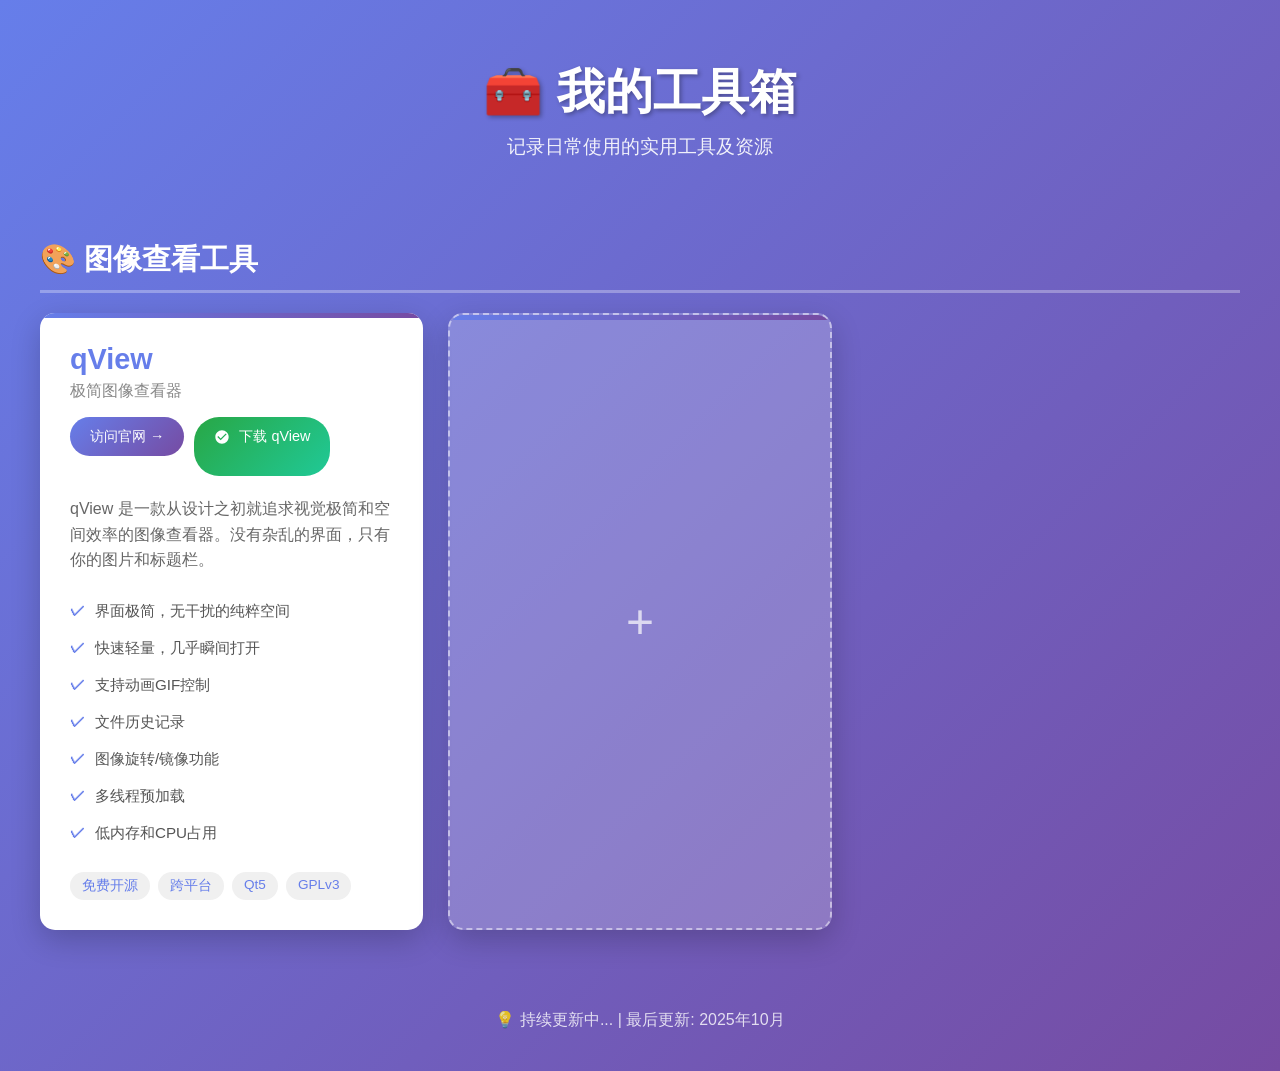
<file: Mytools/index.html>
<!DOCTYPE html>
<html lang="zh-CN">
<head>
    <meta charset="UTF-8">
    <meta name="viewport" content="width=device-width, initial-scale=1.0">
    <title>我的工具箱</title>
    <style>
        * {
            margin: 0;
            padding: 0;
            box-sizing: border-box;
        }

        body {
            font-family: -apple-system, BlinkMacSystemFont, "Segoe UI", Roboto, "Helvetica Neue", Arial, sans-serif;
            background: linear-gradient(135deg, #667eea 0%, #764ba2 100%);
            min-height: 100vh;
            padding: 20px;
            color: #333;
        }

        .container {
            max-width: 1200px;
            margin: 0 auto;
        }

        header {
            text-align: center;
            color: white;
            margin-bottom: 40px;
            padding: 40px 20px;
        }

        header h1 {
            font-size: 3rem;
            margin-bottom: 10px;
            text-shadow: 2px 2px 4px rgba(0, 0, 0, 0.3);
        }

        header p {
            font-size: 1.2rem;
            opacity: 0.9;
        }

        .category {
            margin-bottom: 40px;
        }

        .category-title {
            font-size: 1.8rem;
            color: white;
            margin-bottom: 20px;
            padding-bottom: 10px;
            border-bottom: 3px solid rgba(255, 255, 255, 0.3);
        }

        .tools-grid {
            display: grid;
            grid-template-columns: repeat(auto-fill, minmax(350px, 1fr));
            gap: 25px;
        }

        .tool-card {
            background: white;
            border-radius: 15px;
            padding: 30px;
            box-shadow: 0 10px 30px rgba(0, 0, 0, 0.2);
            transition: transform 0.3s ease, box-shadow 0.3s ease;
            position: relative;
            overflow: hidden;
        }

        .tool-card:hover {
            transform: translateY(-5px);
            box-shadow: 0 15px 40px rgba(0, 0, 0, 0.3);
        }

        .tool-card::before {
            content: '';
            position: absolute;
            top: 0;
            left: 0;
            width: 100%;
            height: 5px;
            background: linear-gradient(90deg, #667eea, #764ba2);
        }

        .tool-header {
            margin-bottom: 20px;
        }

        .tool-name {
            font-size: 1.8rem;
            color: #667eea;
            margin-bottom: 5px;
        }

        .tool-subtitle {
            font-size: 1rem;
            color: #888;
            margin-bottom: 15px;
        }

        .tool-link {
            display: inline-block;
            background: linear-gradient(135deg, #667eea, #764ba2);
            color: white;
            text-decoration: none;
            padding: 10px 20px;
            border-radius: 25px;
            font-size: 0.9rem;
            transition: all 0.3s ease;
            margin-bottom: 20px;
        }

        .tool-link:hover {
            transform: scale(1.05);
            box-shadow: 0 5px 15px rgba(102, 126, 234, 0.4);
        }

        .tool-buttons {
            display: flex;
            gap: 10px;
            margin-bottom: 20px;
            flex-wrap: wrap;
        }

        .download-btn {
            display: inline-block;
            background: linear-gradient(135deg, #28a745, #20c997);
            color: white;
            text-decoration: none;
            padding: 10px 20px;
            border-radius: 25px;
            font-size: 0.9rem;
            transition: all 0.3s ease;
            border: none;
            cursor: pointer;
        }

        .download-btn:hover {
            transform: scale(1.05);
            box-shadow: 0 5px 15px rgba(40, 167, 69, 0.4);
        }

        .download-btn svg {
            width: 16px;
            height: 16px;
            margin-right: 5px;
            vertical-align: middle;
        }

        .tool-description {
            color: #666;
            line-height: 1.6;
            margin-bottom: 20px;
        }

        .features {
            list-style: none;
        }

        .features li {
            padding: 8px 0;
            padding-left: 25px;
            position: relative;
            color: #555;
            font-size: 0.95rem;
        }

        .features li::before {
            content: '✓';
            position: absolute;
            left: 0;
            color: #667eea;
            font-weight: bold;
        }

        .tags {
            display: flex;
            flex-wrap: wrap;
            gap: 8px;
            margin-top: 20px;
        }

        .tag {
            background: #f0f0f0;
            color: #667eea;
            padding: 5px 12px;
            border-radius: 15px;
            font-size: 0.85rem;
            font-weight: 500;
        }

        .add-tool {
            background: rgba(255, 255, 255, 0.2);
            border: 2px dashed rgba(255, 255, 255, 0.5);
            display: flex;
            align-items: center;
            justify-content: center;
            cursor: pointer;
            transition: all 0.3s ease;
        }

        .add-tool:hover {
            background: rgba(255, 255, 255, 0.3);
            border-color: rgba(255, 255, 255, 0.8);
        }

        .add-tool-text {
            font-size: 3rem;
            color: white;
            opacity: 0.7;
        }

        footer {
            text-align: center;
            color: white;
            margin-top: 60px;
            padding: 20px;
            opacity: 0.8;
        }

        @media (max-width: 768px) {
            header h1 {
                font-size: 2rem;
            }

            .tools-grid {
                grid-template-columns: 1fr;
            }

            .tool-card {
                padding: 20px;
            }
        }
    </style>
</head>
<body>
    <div class="container">
        <header>
            <h1>🧰 我的工具箱</h1>
            <p>记录日常使用的实用工具及资源</p>
        </header>

        <div class="category">
            <h2 class="category-title">🎨 图像查看工具</h2>
            <div class="tools-grid">
                <div class="tool-card">
                    <div class="tool-header">
                        <h3 class="tool-name">qView</h3>
                        <p class="tool-subtitle">极简图像查看器</p>
                        <div class="tool-buttons">
                            <a href="https://interversehq.com/qview/" target="_blank" class="tool-link">
                                访问官网 →
                            </a>
                            <a href="https://github.com/jurplel/qView/releases" target="_blank" class="download-btn">
                                <svg viewBox="0 0 24 24" fill="currentColor">
                                    <path d="M12 2C6.48 2 2 6.48 2 12s4.48 10 10 10 10-4.48 10-10S17.52 2 12 2zm-2 15l-5-5 1.41-1.41L10 14.17l7.59-7.59L19 8l-9 9z"/>
                                </svg>
                                下载 qView
                            </a>
                        </div>
                    </div>

                    <div class="tool-description">
                        qView 是一款从设计之初就追求视觉极简和空间效率的图像查看器。没有杂乱的界面，只有你的图片和标题栏。
                    </div>

                    <ul class="features">
                        <li>界面极简，无干扰的纯粹空间</li>
                        <li>快速轻量，几乎瞬间打开</li>
                        <li>支持动画GIF控制</li>
                        <li>文件历史记录</li>
                        <li>图像旋转/镜像功能</li>
                        <li>多线程预加载</li>
                        <li>低内存和CPU占用</li>
                    </ul>

                    <div class="tags">
                        <span class="tag">免费开源</span>
                        <span class="tag">跨平台</span>
                        <span class="tag">Qt5</span>
                        <span class="tag">GPLv3</span>
                    </div>
                </div>

                <div class="tool-card add-tool" onclick="alert('点击此处添加新工具！\n\n你可以编辑 index.html 文件来添加更多工具。')">
                    <div class="add-tool-text">+</div>
                </div>
            </div>
        </div>

        <!-- 添加更多分类 -->
        <!--
        <div class="category">
            <h2 class="category-title">💻 开发工具</h2>
            <div class="tools-grid">
                <div class="tool-card">
                    <div class="tool-header">
                        <h3 class="tool-name">工具名称</h3>
                        <p class="tool-subtitle">工具副标题</p>
                        <a href="#" target="_blank" class="tool-link">
                            访问官网 →
                        </a>
                    </div>
                    <div class="tool-description">
                        工具描述...
                    </div>
                    <ul class="features">
                        <li>特性 1</li>
                        <li>特性 2</li>
                        <li>特性 3</li>
                    </ul>
                    <div class="tags">
                        <span class="tag">标签1</span>
                        <span class="tag">标签2</span>
                    </div>
                </div>
            </div>
        </div>
        -->

        <footer>
            <p>💡 持续更新中... | 最后更新: 2025年10月</p>
        </footer>
    </div>
</body>
</html>
</file>
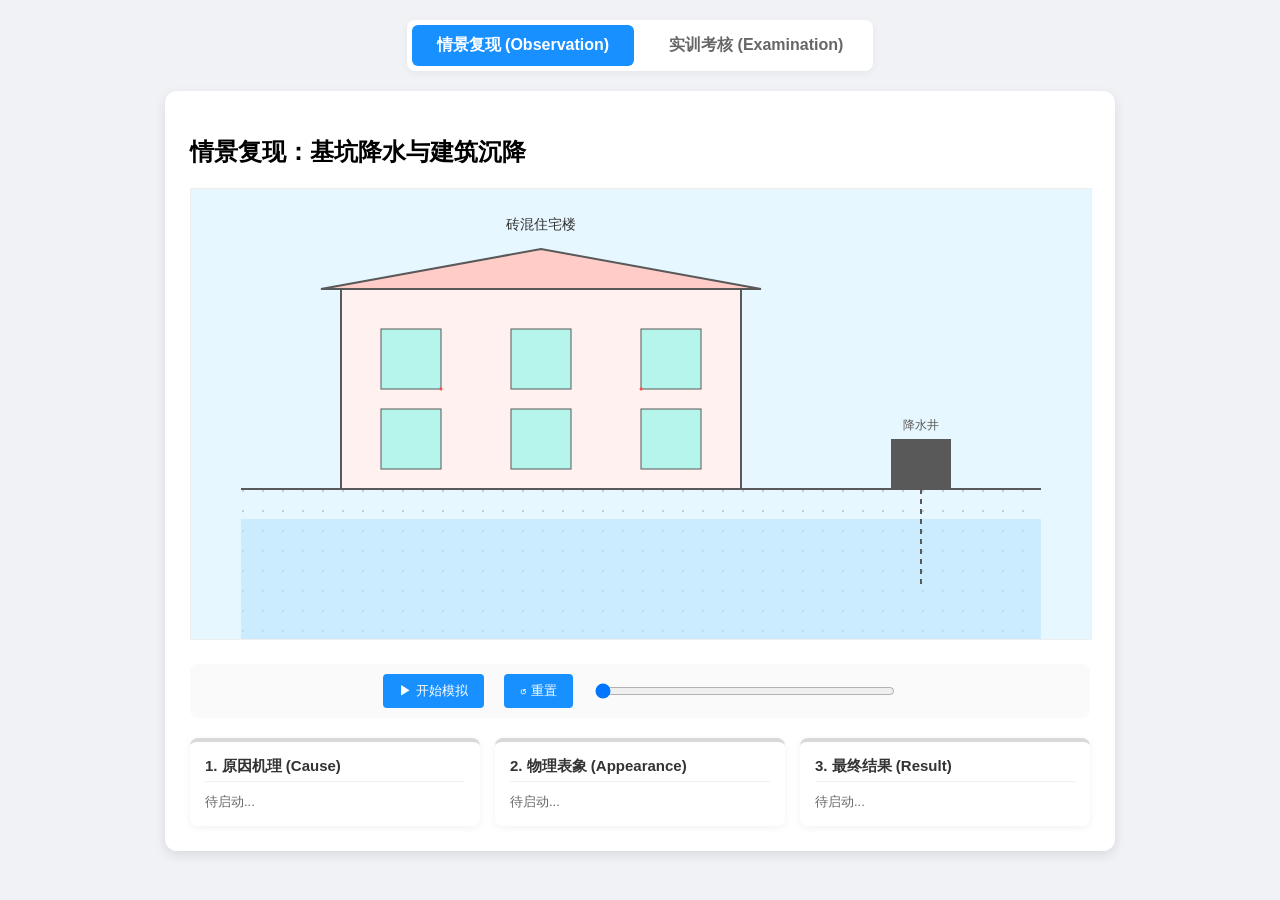
<file: Demo/SettlementCrack/index.html>
<!DOCTYPE html>
<html lang="zh-CN">
<head>
    <meta charset="UTF-8">
    <meta name="viewport" content="width=device-width, initial-scale=1.0">
    <title>工法楼实训：沉降裂缝诊断与处置</title>
    <script src="https://cdnjs.cloudflare.com/ajax/libs/gsap/3.12.5/gsap.min.js"></script>
    <style>
        body {
            font-family: 'Segoe UI', Tahoma, Geneva, Verdana, sans-serif;
            display: flex;
            flex-direction: column;
            align-items: center;
            background-color: #f0f2f5;
            margin: 0;
            padding: 20px;
        }
        
        /* Navigation Tabs */
        .nav-tabs {
            display: flex;
            gap: 10px;
            margin-bottom: 20px;
            background: white;
            padding: 5px;
            border-radius: 8px;
            box-shadow: 0 2px 8px rgba(0,0,0,0.05);
        }
        .nav-tab {
            padding: 10px 25px;
            border: none;
            background: none;
            cursor: pointer;
            font-size: 16px;
            font-weight: 600;
            color: #666;
            border-radius: 6px;
            transition: all 0.3s;
        }
        .nav-tab.active {
            background-color: #1890ff;
            color: white;
        }

        /* Main Container */
        .main-view {
            width: 900px;
            background: white;
            padding: 25px;
            border-radius: 12px;
            box-shadow: 0 4px 12px rgba(0,0,0,0.1);
            display: none; /* Hidden by default */
        }
        .main-view.active {
            display: block;
        }

        /* Demo View Styles (Inherited & Adjusted) */
        svg {
            width: 100%;
            height: 450px;
            border: 1px solid #eee;
            background-color: #e6f7ff;
            overflow: hidden;
            user-select: none;
        }
        .controls {
            margin-top: 20px;
            display: flex;
            gap: 20px;
            align-items: center;
            justify-content: center;
            padding: 10px;
            background: #fafafa;
            border-radius: 8px;
        }
        button.action-btn {
            padding: 8px 16px;
            cursor: pointer;
            background-color: #1890ff;
            color: white;
            border: none;
            border-radius: 4px;
        }
        button.action-btn:hover { background-color: #40a9ff; }
        button.action-btn:disabled { background-color: #d9d9d9; cursor: not-allowed; }
        
        .status-panel {
            margin-top: 20px;
            display: grid;
            grid-template-columns: 1fr 1fr 1fr;
            gap: 15px;
        }
        .status-card {
            background: #fff;
            padding: 15px;
            border-radius: 8px;
            border-top: 4px solid #d9d9d9;
            box-shadow: 0 2px 8px rgba(0,0,0,0.05);
            transition: all 0.3s;
        }
        .status-card h4 { margin: 0 0 10px 0; color: #333; font-size: 15px; border-bottom: 1px solid #f0f0f0; padding-bottom: 5px; }
        .status-text { font-size: 13px; color: #666; line-height: 1.5; margin: 0; }
        .highlight { color: #ff4d4f; font-weight: bold; }
        .card-active-cause { border-top-color: #1890ff; background: #e6f7ff; }
        .card-active-app { border-top-color: #faad14; background: #fffbe6; }
        .card-active-res { border-top-color: #ff4d4f; background: #fff1f0; }

        /* Task View Styles */
        .task-step {
            margin-bottom: 30px;
            border-bottom: 1px solid #eee;
            padding-bottom: 20px;
        }
        .task-header {
            display: flex;
            justify-content: space-between;
            align-items: center;
            margin-bottom: 15px;
        }
        .task-title { font-size: 18px; font-weight: bold; color: #333; border-left: 4px solid #1890ff; padding-left: 10px; }
        .task-score { font-size: 14px; color: #faad14; font-weight: bold; background: #fffbe6; padding: 4px 8px; border-radius: 4px; }
        
        .task-content { padding: 10px; background: #fafafa; border-radius: 8px; }
        
        /* Task 1: Mapping */
        .mapping-area { cursor: crosshair; }
        .hit-area { fill: transparent; cursor: pointer; }
        .hit-area:hover { stroke: #1890ff; stroke-width: 2; stroke-dasharray: 4; }
        
        /* Task 2: Quiz */
        .quiz-option {
            display: block;
            margin: 10px 0;
            padding: 10px;
            background: white;
            border: 1px solid #d9d9d9;
            border-radius: 4px;
            cursor: pointer;
        }
        .quiz-option:hover { border-color: #1890ff; }
        .quiz-option.selected { border-color: #1890ff; background-color: #e6f7ff; }
        
        /* Task 3: Monitoring */
        .tool-bar { margin-bottom: 10px; display: flex; gap: 10px; }
        .tool-btn { padding: 5px 10px; border: 1px solid #d9d9d9; background: white; cursor: pointer; border-radius: 4px; }
        .tool-btn.active { background: #1890ff; color: white; border-color: #1890ff; }
        
        /* Common */
        .feedback { margin-top: 10px; padding: 10px; border-radius: 4px; display: none; }
        .feedback.success { background: #f6ffed; color: #52c41a; border: 1px solid #b7eb8f; }
        .feedback.error { background: #fff1f0; color: #ff4d4f; border: 1px solid #ffa39e; }

        /* SVG Internal Styles */
        .ground-surface { fill: #8c8c8c; }
        .soil-layer { fill: #d9d9d9; }
        .water-layer { fill: #bae7ff; opacity: 0.6; }
        .building-base { fill: #fff1f0; stroke: #595959; stroke-width: 2; }
        .window { fill: #b5f5ec; stroke: #595959; stroke-width: 1; }
        .roof { fill: #ffccc7; stroke: #595959; stroke-width: 2; }
        .crack { fill: none; stroke: #ff4d4f; stroke-width: 3; stroke-linecap: round; stroke-linejoin: round; }
        .pump-station { fill: #595959; }
        
        .monitor-point { stroke: #fff; stroke-width: 1; }
    </style>
</head>
<body>

    <div class="nav-tabs">
        <button class="nav-tab active" onclick="switchTab('demo')">情景复现 (Observation)</button>
        <button class="nav-tab" onclick="switchTab('tasks')">实训考核 (Examination)</button>
    </div>

    <!-- VIEW 1: SCENARIO DEMO -->
    <div id="view-demo" class="main-view active">
        <h2>情景复现：基坑降水与建筑沉降</h2>
        <svg viewBox="0 0 800 450" id="scene-demo">
            <defs>
                <pattern id="soilPattern" x="0" y="0" width="20" height="20" patternUnits="userSpaceOnUse">
                    <circle cx="2" cy="2" r="1" fill="#bfbfbf" />
                </pattern>
            </defs>
            <g id="ground-group">
                <rect x="0" y="300" width="800" height="150" fill="url(#soilPattern)" />
                <rect id="water-table" x="0" y="330" width="800" height="120" class="water-layer" />
                <line x1="0" y1="300" x2="800" y2="300" stroke="#595959" stroke-width="2" />
            </g>
            <g id="construction-site" transform="translate(650, 250)">
                <rect x="0" y="0" width="60" height="50" class="pump-station" />
                <text x="30" y="-10" text-anchor="middle" font-size="12" fill="#595959">降水井</text>
                <path d="M30,50 L30,150" stroke="#595959" stroke-width="2" stroke-dasharray="5,5" />
            </g>
            <g id="building-group" transform="translate(100, 100)">
                <rect id="building-body" x="0" y="0" width="400" height="200" class="building-base" />
                <path d="M-20,0 L200,-40 L420,0 Z" class="roof" />
                <g id="windows-group">
                    <rect x="40" y="40" width="60" height="60" class="window" />
                    <rect x="170" y="40" width="60" height="60" class="window" />
                    <rect x="300" y="40" width="60" height="60" class="window" />
                    <rect x="40" y="120" width="60" height="60" class="window" />
                    <rect x="170" y="120" width="60" height="60" class="window" />
                    <rect x="300" y="120" width="60" height="60" class="window" />
                </g>
                <path id="crack-right" d="M360,40 L300,100" class="crack" style="visibility:hidden" />
                <path id="crack-left" d="M40,40 L100,100" class="crack" style="visibility:hidden" />
                <text x="200" y="-60" text-anchor="middle" font-size="14" fill="#333">砖混住宅楼</text>
            </g>
            <g id="settlement-arrow" transform="translate(520, 310)" opacity="0">
                <path d="M0,0 L0,40 M-5,35 L0,40 L5,35" stroke="#ff4d4f" stroke-width="3" fill="none" />
                <text x="10" y="25" font-size="12" fill="#ff4d4f">沉降量大</text>
            </g>
        </svg>

        <div class="controls">
            <button class="action-btn" id="btn-play">▶ 开始模拟</button>
            <button class="action-btn" id="btn-reset">↺ 重置</button>
            <input type="range" id="progress-slider" min="0" max="1" step="0.01" value="0" style="width:300px">
        </div>

        <div class="status-panel">
            <div class="status-card" id="card-cause">
                <h4>1. 原因机理 (Cause)</h4>
                <p id="desc-cause" class="status-text">待启动...</p>
            </div>
            <div class="status-card" id="card-app">
                <h4>2. 物理表象 (Appearance)</h4>
                <p id="desc-app" class="status-text">待启动...</p>
            </div>
            <div class="status-card" id="card-res">
                <h4>3. 最终结果 (Result)</h4>
                <p id="desc-res" class="status-text">待启动...</p>
            </div>
        </div>
    </div>

    <!-- VIEW 2: STUDENT TASKS -->
    <div id="view-tasks" class="main-view">
        <h2>实训考核：助理检测员任务</h2>
        
        <!-- Task 1 -->
        <div class="task-step">
            <div class="task-header">
                <span class="task-title">任务一：裂缝测绘与形态识别</span>
                <span class="task-score">分值: 30%</span>
            </div>
            <p>根据线索（东侧沉降大），请在立面上点击<b>最可能出现沉降裂缝的窗角位置</b>，并选择裂缝形态。</p>
            <div class="task-content">
                <svg viewBox="0 0 400 220" id="task1-svg" style="height: 300px; background: white;">
                    <g transform="translate(50, 50)">
                        <rect x="0" y="0" width="300" height="150" class="building-base" />
                        <!-- Windows with Hit Areas -->
                        <g id="t1-windows">
                            <!-- Bottom Left -->
                            <g class="win-group" data-pos="bottom-left">
                                <rect x="20" y="80" width="50" height="50" class="window" />
                                <rect x="10" y="70" width="70" height="70" class="hit-area" onclick="handleTask1Click(this, 'left')" />
                            </g>
                            <!-- Bottom Right -->
                            <g class="win-group" data-pos="bottom-right">
                                <rect x="230" y="80" width="50" height="50" class="window" />
                                <rect x="220" y="70" width="70" height="70" class="hit-area" onclick="handleTask1Click(this, 'right')" />
                            </g>
                        </g>
                        <!-- Cracks placeholders -->
                        <path id="t1-crack-correct" d="M280,80 L230,130" class="crack" style="display:none" /> <!-- Right Inverted \ -->
                        <path id="t1-crack-wrong" d="M20,130 L70,80" class="crack" style="display:none" stroke="gray" /> <!-- Left Positive / -->
                        <text x="150" y="170" text-anchor="middle" font-size="12">南立面示意图</text>
                    </g>
                </svg>
                <div id="t1-feedback" class="feedback"></div>
            </div>
        </div>

        <!-- Task 2 -->
        <div class="task-step">
            <div class="task-header">
                <span class="task-title">任务二：成因机理推演</span>
                <span class="task-score">分值: 30%</span>
            </div>
            <div class="task-content">
                <p><b>问题：</b> 为什么该案例中会出现“倒八字”裂缝（\ /）？</p>
                <label class="quiz-option"><input type="radio" name="t2" value="A"> A. 基础中间沉降大，墙体下部受拉 (Sagging)</label>
                <label class="quiz-option"><input type="radio" name="t2" value="B"> B. 基础两端沉降大，墙体上部受拉 (Hogging)</label>
                <label class="quiz-option"><input type="radio" name="t2" value="C"> C. 温度热胀冷缩导致顶层开裂</label>
                <button class="action-btn" onclick="checkTask2()">提交答案</button>
                <div id="t2-feedback" class="feedback"></div>
            </div>
        </div>

        <!-- Task 3 -->
        <div class="task-step">
            <div class="task-header">
                <span class="task-title">任务三：监测方案设计</span>
                <span class="task-score">分值: 20%</span>
            </div>
            <p>请在图上布置 <b>沉降观测点</b> (至少2个，重点在沉降大的一侧)。</p>
            <div class="task-content">
                <div class="tool-bar">
                    <button class="tool-btn active" id="btn-tool-settlement">▲ 沉降观测点</button>
                    <span style="margin-left:auto; font-size:12px; color:#666">点击图纸位置布点</span>
                </div>
                <svg viewBox="0 0 400 200" id="task3-svg" style="height: 200px; background: white;" onclick="handleTask3Click(event)">
                    <g transform="translate(50, 50)">
                        <rect x="0" y="0" width="300" height="100" class="building-base" />
                        <text x="150" y="50" text-anchor="middle" fill="#ccc">建筑物平面/立面示意</text>
                        <line x1="320" y1="0" x2="320" y2="100" stroke="#1890ff" stroke-dasharray="4"/>
                        <text x="330" y="50" font-size="10" fill="#1890ff">邻近基坑侧</text>
                    </g>
                    <!-- Points container -->
                    <g id="t3-points"></g>
                </svg>
                <button class="action-btn" style="margin-top:10px" onclick="checkTask3()">提交方案</button>
                <div id="t3-feedback" class="feedback"></div>
            </div>
        </div>

        <!-- Task 4 -->
        <div class="task-step">
            <div class="task-header">
                <span class="task-title">任务四：处置决策汇报</span>
                <span class="task-score">分值: 20%</span>
            </div>
            <div class="task-content">
                <p><b>决策情景：</b> 业主很着急，要求马上用水泥把缝堵上，并询问是否需要撤离。</p>
                <p>你的专业建议是：</p>
                <textarea id="t4-input" rows="3" style="width:100%; margin-bottom:10px" placeholder="请输入你的建议关键词（如：先稳后修、D级、撤离...）"></textarea>
                <button class="action-btn" onclick="checkTask4()">提交汇报</button>
                <div id="t4-feedback" class="feedback"></div>
            </div>
        </div>

    </div>

    <script>
        // --- Tab Switching Logic ---
        function switchTab(tabId) {
            document.querySelectorAll('.main-view').forEach(el => el.classList.remove('active'));
            document.querySelectorAll('.nav-tab').forEach(el => el.classList.remove('active'));
            
            document.getElementById('view-' + tabId).classList.add('active');
            event.target.classList.add('active');
        }

        // --- Demo Animation Logic (Preserved) ---
        gsap.registerPlugin();
        const tl = gsap.timeline({ paused: true, onUpdate: updateUI });
        
        // Demo Elements
        const waterTable = document.getElementById('water-table');
        const buildingGroup = document.getElementById('building-group');
        const crackRight = document.getElementById('crack-right');
        const crackLeft = document.getElementById('crack-left');
        const settlementArrow = document.getElementById('settlement-arrow');
        
        // Demo Animation Phases
        tl.to(waterTable, { attr: { y: 400, height: 50 }, duration: 2, ease: "power1.inOut" }, "phase1")
          .to(buildingGroup, { rotation: 2, y: "+=10", transformOrigin: "0% 100%", duration: 2, ease: "power1.inOut" }, "phase1")
          .to(settlementArrow, { opacity: 1, y: "+=10", duration: 1 }, "phase1+=0.5");
          
        const lenRight = crackRight.getTotalLength();
        const lenLeft = crackLeft.getTotalLength();
        gsap.set(".crack", { strokeDasharray: lenRight, strokeDashoffset: lenRight, visibility: "visible" });
        
        tl.to(crackRight, { strokeDashoffset: 0, duration: 1, ease: "power2.out" }, "phase2")
          .to(crackLeft, { strokeDashoffset: 0, duration: 1, ease: "power2.out" }, "phase2");

        // Demo Controls
        const slider = document.getElementById('progress-slider');
        slider.addEventListener("input", function() { tl.progress(this.value).pause(); });
        document.getElementById('btn-play').addEventListener("click", () => tl.progress() === 1 ? tl.restart() : tl.play());
        document.getElementById('btn-reset').addEventListener("click", () => { tl.pause(0); updateUI(); });

        function updateUI() {
            const p = tl.progress();
            slider.value = p;
            const cCause = document.getElementById('card-cause'), cApp = document.getElementById('card-app'), cRes = document.getElementById('card-res');
            const dCause = document.getElementById('desc-cause'), dApp = document.getElementById('desc-app'), dRes = document.getElementById('desc-res');
            
            cCause.className = cApp.className = cRes.className = "status-card";
            
            if (p < 0.1) {
                dCause.innerText = "基坑降水尚未开始，地基土处于天然湿度状态。";
                dApp.innerText = "地下水位线位置正常 (-2.0m)，地基承载力稳定。";
                dRes.innerText = "建筑结构完好，无可见变形或裂缝。";
            } else if (p < 0.6) {
                cCause.classList.add("card-active-cause"); cApp.classList.add("card-active-app");
                dCause.innerHTML = "<b>降水诱发</b>：右侧基坑持续抽取地下水，导致孔隙水压力消散。";
                dApp.innerHTML = "<b>水位下降</b>：形成降水漏斗，土体有效应力增大，开始发生固结压缩。";
                dRes.innerText = "地基开始发生不均匀沉降（右大左小），结构产生微小倾斜。";
            } else {
                cCause.classList.add("card-active-cause"); cApp.classList.add("card-active-app"); cRes.classList.add("card-active-res");
                dCause.innerHTML = "<b>不均匀沉降</b>：端部沉降量 > 中部沉降量，墙体发生“反拱”变形。";
                dApp.innerHTML = "<b>应力超限</b>：墙体上部受拉，主拉应力超过砌体抗拉强度。";
                dRes.innerHTML = "<span class='highlight'>倒八字裂缝</span>：窗角出现典型斜裂缝，房屋进入危险状态 (D级)。";
            }
        }

        // --- Task 1 Logic ---
        function handleTask1Click(el, side) {
            const feedback = document.getElementById('t1-feedback');
            const crackCorrect = document.getElementById('t1-crack-correct');
            
            if (side === 'right') {
                // Correct Location
                const choice = confirm("你点击了右侧窗角。请判断裂缝形态：\n点击 [确定] 选择 '倒八字' (\\)\n点击 [取消] 选择 '正八字' (/)");
                if (choice) {
                    crackCorrect.style.display = "block";
                    feedback.className = "feedback success";
                    feedback.style.display = "block";
                    feedback.innerHTML = "<b>✅ 正确！</b><br>由于右侧（端部）沉降大，墙体上部受拉，在窗角产生垂直于主拉应力的“倒八字”裂缝。";
                } else {
                    feedback.className = "feedback error";
                    feedback.style.display = "block";
                    feedback.innerHTML = "❌ 错误。<br>正八字裂缝通常出现在中间沉降大的情况（下部受拉）。";
                }
            } else {
                feedback.className = "feedback error";
                feedback.style.display = "block";
                feedback.innerHTML = "❌ 位置不准确。<br>基坑在东侧（右侧），沉降变形最大处应在右侧端部，此处应力最集中。";
            }
        }

        // --- Task 2 Logic ---
        function checkTask2() {
            const selected = document.querySelector('input[name="t2"]:checked');
            const feedback = document.getElementById('t2-feedback');
            if (!selected) return alert("请先选择一个答案");
            
            if (selected.value === 'B') {
                feedback.className = "feedback success";
                feedback.style.display = "block";
                feedback.innerHTML = "<b>✅ 回答正确！</b><br>基坑降水导致端部沉降 > 中部沉降，结构发生“反拱”（Hogging）变形，顶部受拉，故产生倒八字裂缝。";
            } else {
                feedback.className = "feedback error";
                feedback.style.display = "block";
                feedback.innerHTML = "❌ 回答错误。请回顾情景复现中的“结构变形”动画。";
            }
        }

        // --- Task 3 Logic ---
        const t3Points = [];
        function handleTask3Click(e) {
            const svg = document.getElementById('task3-svg');
            const pt = svg.createSVGPoint();
            pt.x = e.clientX; pt.y = e.clientY;
            const svgP = pt.matrixTransform(svg.getScreenCTM().inverse());
            
            // Draw Point
            const circle = document.createElementNS("http://www.w3.org/2000/svg", "circle");
            circle.setAttribute("cx", svgP.x);
            circle.setAttribute("cy", svgP.y);
            circle.setAttribute("r", 5);
            circle.setAttribute("fill", "#1890ff");
            circle.setAttribute("stroke", "white");
            document.getElementById('t3-points').appendChild(circle);
            
            t3Points.push({x: svgP.x, y: svgP.y});
        }

        function checkTask3() {
            const feedback = document.getElementById('t3-feedback');
            if (t3Points.length < 2) {
                feedback.className = "feedback error";
                feedback.style.display = "block";
                feedback.innerText = "❌ 点位数量不足，至少需要布置2个观测点。";
                return;
            }
            
            // Check if any point is near the right side (Construction side)
            // Local coords: Right side is around x=350 (inside group transform 50, so absolute x ~ 400?)
            // The group is translate(50,50). 
            // Building width is 300. So right end is at local x=300 -> global x=350.
            const hasRightPoint = t3Points.some(p => p.x > 250); // Rough check
            
            if (hasRightPoint) {
                feedback.className = "feedback success";
                feedback.style.display = "block";
                feedback.innerHTML = "<b>✅ 方案合理</b><br>重点监测了靠近基坑一侧（沉降敏感区）。建议频率：在降水期间应加密观测（如1次/天）。";
            } else {
                feedback.className = "feedback error";
                feedback.style.display = "block";
                feedback.innerHTML = "⚠️ <b>方案需优化</b><br>您未在靠近基坑（右侧）的敏感区域布点，无法有效监控最大沉降。";
            }
        }

        // --- Task 4 Logic ---
        function checkTask4() {
            const val = document.getElementById('t4-input').value;
            const feedback = document.getElementById('t4-feedback');
            
            if (val.includes("先稳后修") || (val.includes("稳定") && val.includes("修"))) {
                 feedback.className = "feedback success";
                 feedback.style.display = "block";
                 feedback.innerHTML = "<b>✅ 决策正确！</b><br>核心原则：<b>先稳后修</b>。在沉降未稳定前严禁修补。同时依据规范，若倾斜或裂缝超限，应评定为D级危房，建议立即撤离。";
            } else {
                 feedback.className = "feedback error";
                 feedback.style.display = "block";
                 feedback.innerHTML = "⚠️ <b>决策风险</b><br>必须遵循“先稳后修”原则。如果立即堵缝，随着沉降继续，裂缝会再次拉开，不仅浪费且掩盖隐患。";
            }
        }
    </script>
</body>
</html>
</file>
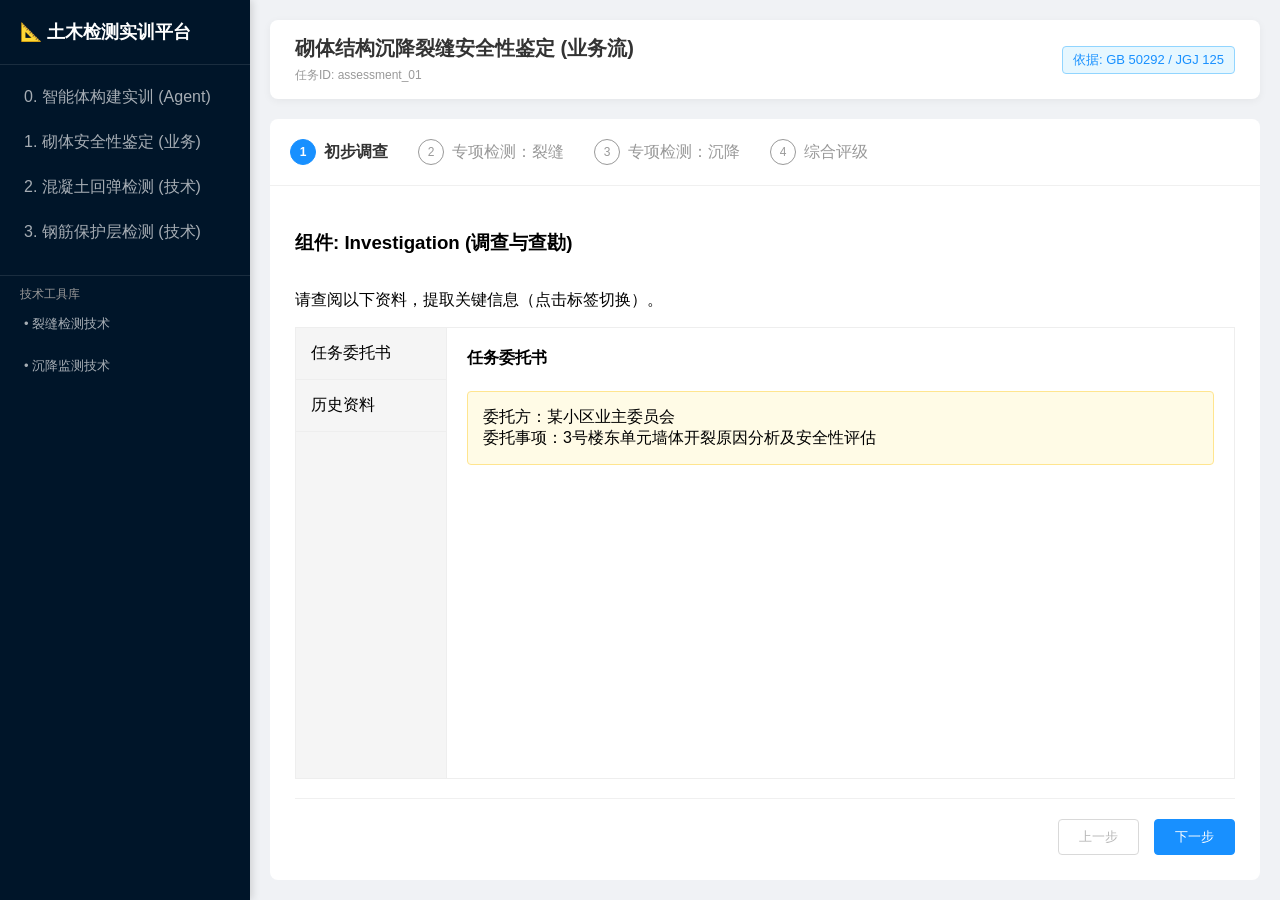
<file: Demo/SOP_Platform/index.html>
<!DOCTYPE html>
<html lang="zh-CN">
<head>
    <meta charset="UTF-8">
    <meta name="viewport" content="width=device-width, initial-scale=1.0">
    <title>土木工程检测实训平台 (SOP架构演示)</title>
    <style>
        body {
            font-family: 'Segoe UI', Tahoma, Geneva, Verdana, sans-serif;
            margin: 0;
            display: flex;
            height: 100vh;
            background-color: #f0f2f5;
        }

        /* 左侧导航栏 (Task Selector) */
        .sidebar {
            width: 250px;
            background-color: #001529;
            color: white;
            display: flex;
            flex-direction: column;
            padding: 20px 0;
            box-shadow: 2px 0 8px rgba(0,0,0,0.15);
        }
        .logo {
            padding: 0 20px 20px 20px;
            font-size: 18px;
            font-weight: bold;
            border-bottom: 1px solid rgba(255,255,255,0.1);
            margin-bottom: 10px;
        }
        .menu-item {
            padding: 12px 20px;
            cursor: pointer;
            transition: all 0.3s;
            border-left: 4px solid transparent;
            color: rgba(255,255,255,0.65);
        }
        .menu-item:hover {
            color: white;
            background-color: rgba(255,255,255,0.08);
        }
        .menu-item.active {
            color: white;
            background-color: #1890ff;
            border-left-color: #fff;
        }

        /* 主体内容区 */
        .main-content {
            flex: 1;
            display: flex;
            flex-direction: column;
            padding: 20px;
            overflow: hidden;
        }

        /* 顶部信息栏 */
        .header-bar {
            background: white;
            padding: 15px 25px;
            border-radius: 8px;
            margin-bottom: 20px;
            box-shadow: 0 2px 8px rgba(0,0,0,0.05);
            display: flex;
            justify-content: space-between;
            align-items: center;
        }
        .task-title {
            font-size: 20px;
            font-weight: bold;
            color: #333;
        }
        .standard-tag {
            background: #e6f7ff;
            color: #1890ff;
            padding: 4px 10px;
            border-radius: 4px;
            font-size: 13px;
            border: 1px solid #91d5ff;
        }

        /* 流程步骤条 (Stepper) */
        .stepper {
            display: flex;
            background: white;
            padding: 20px;
            border-radius: 8px 8px 0 0;
            border-bottom: 1px solid #f0f0f0;
        }
        .step {
            display: flex;
            align-items: center;
            margin-right: 30px;
            color: #999;
            position: relative;
        }
        .step-num {
            width: 24px;
            height: 24px;
            border-radius: 50%;
            border: 1px solid #999;
            display: flex;
            align-items: center;
            justify-content: center;
            margin-right: 8px;
            font-size: 12px;
        }
        .step.active { color: #333; font-weight: bold; }
        .step.active .step-num { background: #1890ff; color: white; border-color: #1890ff; }
        .step.finished { color: #1890ff; }
        .step.finished .step-num { border-color: #1890ff; color: #1890ff; }

        /* 工作区 (Workspace) - 动态加载不同组件 */
        .workspace {
            flex: 1;
            background: white;
            border-radius: 0 0 8px 8px;
            padding: 25px;
            position: relative;
            overflow-y: auto;
            display: flex;
            flex-direction: column;
        }
        
        /* 通用底部操作栏 */
        .footer-actions {
            margin-top: auto;
            padding-top: 20px;
            border-top: 1px solid #f0f0f0;
            display: flex;
            justify-content: flex-end;
            gap: 15px;
        }
        button {
            padding: 8px 20px;
            border-radius: 4px;
            cursor: pointer;
            border: 1px solid #d9d9d9;
            background: white;
            transition: all 0.3s;
        }
        button.primary {
            background: #1890ff;
            color: white;
            border-color: #1890ff;
        }
        button.primary:hover { background: #40a9ff; }
        
        /* ================= Crack Mapper Styles ================= */
        .crack-workspace {
            display: flex;
            gap: 20px;
            height: 400px;
        }
        .crack-toolbar {
            width: 150px;
            display: flex;
            flex-direction: column;
            gap: 10px;
        }
        .tool-btn {
            padding: 10px;
            background: white;
            border: 1px solid #d9d9d9;
            cursor: pointer;
            text-align: left;
            border-radius: 4px;
            transition: all 0.3s;
        }
        .tool-btn:hover { border-color: #1890ff; color: #1890ff; }
        .tool-btn.active { background: #e6f7ff; border-color: #1890ff; color: #1890ff; font-weight: bold; }
        
        .drawing-board {
            flex: 1;
            background: #fff;
            border: 2px solid #eee;
            position: relative;
            cursor: crosshair;
            background-image: linear-gradient(#f0f0f0 1px, transparent 1px), linear-gradient(90deg, #f0f0f0 1px, transparent 1px);
            background-size: 20px 20px;
        }
        .crack-path {
            fill: none;
            stroke: #ff4d4f;
            stroke-width: 3;
            stroke-linecap: round;
            stroke-linejoin: round;
        }
        .crack-point {
            fill: #1890ff;
            stroke: white;
            stroke-width: 2;
        }

        /* ================= Rebound Hammer Styles ================= */
        .rebound-container {
            display: flex;
            gap: 30px;
            height: 450px;
            align-items: flex-start;
        }
        /* 左侧：网格选择区 */
        .grid-wall {
            width: 300px;
            height: 300px;
            background: #e6f7ff;
            border: 4px solid #91d5ff;
            display: grid;
            grid-template-columns: repeat(4, 1fr);
            grid-template-rows: repeat(4, 1fr);
            gap: 2px;
            position: relative;
        }
        .grid-zone {
            background: rgba(255,255,255,0.5);
            border: 1px dashed #1890ff;
            display: flex;
            align-items: center;
            justify-content: center;
            font-size: 12px;
            cursor: pointer;
            color: #1890ff;
        }
        .grid-zone:hover { background: #bae7ff; }
        .grid-zone.selected { background: #1890ff; color: white; border-style: solid; }
        
        /* 右侧：回弹仪操作区 */
        .hammer-panel {
            flex: 1;
            background: #fafafa;
            border-radius: 8px;
            padding: 20px;
            display: flex;
            flex-direction: column;
            align-items: center;
        }
        .hammer-body {
            width: 60px;
            height: 250px;
            background: linear-gradient(90deg, #595959, #262626);
            border-radius: 30px 30px 5px 5px;
            position: relative;
            box-shadow: 5px 5px 15px rgba(0,0,0,0.2);
            margin-bottom: 20px;
            transition: transform 0.1s;
        }
        .hammer-body.active { transform: translateY(10px); }
        .hammer-scale {
            width: 10px;
            height: 150px;
            background: #fff;
            position: absolute;
            top: 50px;
            left: 25px;
            border-radius: 2px;
        }
        .hammer-pointer {
            width: 14px;
            height: 4px;
            background: red;
            position: absolute;
            left: -2px;
            top: 140px; /* 初始位置 */
            transition: top 0.3s cubic-bezier(0.175, 0.885, 0.32, 1.275);
        }
        .hammer-button {
            width: 120px;
            height: 120px;
            border-radius: 50%;
            border: none;
            background: #faad14;
            color: white;
            font-size: 16px;
            font-weight: bold;
            cursor: pointer;
            box-shadow: 0 4px 0 #d48806;
            transition: all 0.1s;
        }
        .hammer-button:active { transform: translateY(4px); box-shadow: none; }
        .hammer-button:disabled { background: #d9d9d9; box-shadow: none; cursor: not-allowed; }
        
        .data-log {
            margin-top: 15px;
            width: 100%;
            background: #fff;
            border: 1px solid #eee;
            padding: 10px;
            height: 100px;
            overflow-y: auto;
            font-family: monospace;
            font-size: 12px;
        }


        .memory-spot {
            position: absolute;
            width: 30px; height: 30px;
            background: rgba(255,0,0,0.2);
            border: 2px solid red;
            border-radius: 50%;
            cursor: pointer;
            display: flex; align-items: center; justify-content: center;
            font-size: 20px;
            animation: pulse 2s infinite;
        }
        @keyframes pulse { 0% {transform:scale(1);} 50% {transform:scale(1.2);} 100% {transform:scale(1);} }
        .tag { display: inline-block; background: #e6f7ff; color: #1890ff; padding: 2px 8px; margin-right: 5px; border-radius: 4px; font-size: 12px; }

        /* ================= Agent Builder Styles ================= */
        .builder-layout {
            display: flex;
            height: 500px;
            gap: 20px;
            background: #f0f2f5;
            padding: 10px;
            border: 1px solid #ddd;
        }
        .component-library {
            width: 200px;
            background: white;
            padding: 15px;
            border-radius: 8px;
            display: flex;
            flex-direction: column;
            gap: 10px;
        }
        .comp-item {
            padding: 10px;
            background: #fff;
            border: 1px solid #d9d9d9;
            border-radius: 4px;
            cursor: grab;
            display: flex;
            align-items: center;
            font-size: 13px;
            box-shadow: 0 2px 4px rgba(0,0,0,0.05);
        }
        .comp-item:hover { border-color: #1890ff; color: #1890ff; }
        .comp-icon { margin-right: 8px; font-size: 16px; }
        
        .robot-canvas {
            flex: 1;
            background: #e6f7ff;
            border: 2px dashed #91d5ff;
            border-radius: 8px;
            position: relative;
            display: flex;
            flex-direction: column;
            align-items: center;
            justify-content: center;
        }
        .robot-core {
            width: 300px;
            height: 400px;
            background: white;
            border: 2px solid #333;
            border-radius: 20px;
            position: relative;
            padding: 20px;
            box-shadow: 0 10px 30px rgba(0,0,0,0.1);
        }
        .slot-area {
            margin-bottom: 15px;
            padding: 10px;
            background: #fafafa;
            border: 1px dashed #ccc;
            border-radius: 8px;
            min-height: 60px;
        }
        .slot-title { font-size: 12px; color: #999; margin-bottom: 5px; font-weight: bold; }
        .installed-comp {
            background: #e6f7ff;
            border: 1px solid #1890ff;
            color: #1890ff;
            padding: 5px 10px;
            border-radius: 4px;
            margin-bottom: 5px;
            font-size: 12px;
            display: flex;
            justify-content: space-between;
        }
        .remove-btn { cursor: pointer; font-weight: bold; }

        /* ================= SOP Editor Styles ================= */
        .sop-editor {
            display: flex;
            height: 500px;
            gap: 20px;
            background: #fff;
            border: 1px solid #ddd;
        }
        .flow-node-palette {
            width: 180px;
            background: #f9f9f9;
            padding: 15px;
            border-right: 1px solid #eee;
        }
        .flow-canvas {
            flex: 1;
            background-image: radial-gradient(#ddd 1px, transparent 1px);
            background-size: 20px 20px;
            position: relative;
            overflow: hidden;
        }
        .flow-node {
            position: absolute;
            padding: 10px 15px;
            background: white;
            border: 2px solid #1890ff;
            border-radius: 4px;
            cursor: move;
            font-size: 13px;
            box-shadow: 2px 2px 5px rgba(0,0,0,0.1);
            min-width: 100px;
            text-align: center;
        }
        .flow-node.condition {
            border-color: #faad14;
            background: #fffbe6;
            border-radius: 20px;
        }
        .flow-node.action {
            border-color: #52c41a;
            background: #f6ffed;
        }
        .flow-line {
            position: absolute;
            height: 2px;
            background: #999;
            transform-origin: 0 50%;
            pointer-events: none;
        }
        
        /* ================= Photo Viewer Styles ================= */
        .photo-viewer {
            display: flex;
            gap: 20px;
            height: 400px;
        }
        .photo-main {
            flex: 1;
            background: #000;
            display: flex;
            align-items: center;
            justify-content: center;
            border-radius: 4px;
            overflow: hidden;
            position: relative;
        }
        .photo-main img { max-width: 100%; max-height: 100%; }
        .photo-info {
            width: 250px;
            padding: 15px;
            background: #fafafa;
            border-left: 1px solid #eee;
            display: flex;
            flex-direction: column;
            gap: 10px;
        }
        .info-row { font-size: 13px; color: #666; display: flex; justify-content: space-between; }
        .info-val { color: #333; font-weight: bold; }
        .defect-tag { display: inline-block; padding: 2px 8px; background: #fff1f0; color: #f5222d; border: 1px solid #ffa39e; border-radius: 4px; font-size: 12px; margin-right: 5px; cursor: pointer; }

        /* ================= Data Form Styles ================= */
        .form-container {
            max-width: 600px;
            margin: 0 auto;
            padding: 20px;
            background: #fff;
            border: 1px solid #eee;
            border-radius: 8px;
        }
        .form-group { margin-bottom: 20px; }
        .form-label { display: block; margin-bottom: 8px; font-weight: bold; color: #333; }
        .form-input { width: 100%; padding: 8px; border: 1px solid #d9d9d9; border-radius: 4px; box-sizing: border-box; }
        .form-select { width: 100%; padding: 8px; border: 1px solid #d9d9d9; border-radius: 4px; }
        .calc-result { background: #f6ffed; border: 1px solid #b7eb8f; padding: 15px; border-radius: 4px; margin-top: 20px; display: none; }

        /* ================= Quiz Styles ================= */
        .quiz-container { max-width: 700px; margin: 0 auto; }
        .quiz-option { 
            padding: 15px; border: 1px solid #e8e8e8; border-radius: 8px; margin-bottom: 10px; cursor: pointer; transition: all 0.3s;
            display: flex; align-items: center;
        }
        .quiz-option:hover { border-color: #1890ff; background: #e6f7ff; }
        .quiz-option.selected { border-color: #1890ff; background: #e6f7ff; font-weight: bold; }
        .quiz-feedback { margin-top: 20px; padding: 15px; border-radius: 8px; display: none; }
        .quiz-feedback.success { background: #f6ffed; color: #52c41a; }
        .quiz-feedback.error { background: #fff1f0; color: #f5222d; }

        /* Host Device (Screen) */
        .scanner-device {
            width: 250px;
            background: #222;
            border-radius: 12px;
            padding: 15px;
            display: flex;
            flex-direction: column;
            box-shadow: 4px 4px 10px rgba(0,0,0,0.3);
        }
        .device-screen {
            background: #000;
            border: 2px solid #444;
            border-radius: 4px;
            height: 200px;
            position: relative;
            overflow: hidden;
            font-family: 'Consolas', monospace;
        }
        .signal-bar-container {
            position: absolute;
            bottom: 10px;
            left: 10px;
            width: 30px;
            height: 150px;
            background: #111;
            border: 1px solid #333;
        }
        .signal-bar-fill {
            position: absolute;
            bottom: 0;
            left: 0;
            width: 100%;
            height: 0%;
            background: linear-gradient(to top, #0f0, #ff0, #f00);
            transition: height 0.1s;
        }
        .screen-value {
            position: absolute;
            top: 20px;
            right: 10px;
            color: #0f0;
            font-size: 32px;
            text-align: right;
        }
        .screen-unit {
            font-size: 14px;
            color: #666;
        }
        .screen-label {
            position: absolute;
            bottom: 10px;
            right: 10px;
            color: #aaa;
            font-size: 12px;
        }
        .device-controls {
            margin-top: auto;
            display: grid;
            grid-template-columns: 1fr 1fr;
            gap: 10px;
        }
        .device-btn {
            background: #444;
            border: none;
            color: #ddd;
            padding: 8px;
            border-radius: 4px;
            cursor: pointer;
            font-size: 12px;
        }
        .device-btn:active { background: #666; }
        
        /* Wall & Probe Area */
        .wall-surface {
            flex: 1;
            background-color: #e8e8e8;
            background-image: radial-gradient(#ccc 1px, transparent 1px);
            background-size: 20px 20px;
            border: 4px solid #999;
            position: relative;
            cursor: crosshair;
            overflow: hidden;
        }
        .probe {
            width: 60px;
            height: 100px;
            background: #1890ff;
            border-radius: 6px;
            position: absolute;
            top: 50%;
            left: 50%;
            transform: translate(-50%, -50%);
            box-shadow: 2px 5px 15px rgba(0,0,0,0.2);
            display: flex;
            flex-direction: column;
            align-items: center;
            justify-content: center;
            color: white;
            font-size: 10px;
            pointer-events: none; /* Let clicks pass through to wall */
            z-index: 10;
        }
        .probe::after {
            content: '';
            width: 2px;
            height: 100%;
            background: rgba(255,255,255,0.3);
            position: absolute;
        }
        .probe::before {
            content: '';
            width: 100%;
            height: 2px;
            background: rgba(255,255,255,0.3);
            position: absolute;
        }
        .scan-mark {
            position: absolute;
            width: 2px;
            height: 20px;
            background: red;
            top: 50%;
            transform: translateY(-50%);
        }
        .hidden-rebar {
            position: absolute;
            background: rgba(0,0,0,0.05); /* Usually invisible, visible for debug */
            pointer-events: none;
        }

    </style>
</head>
<body>

    <!-- 左侧菜单：模拟选择不同的检测任务 -->
    <div class="sidebar">
        <div class="logo">📐 土木检测实训平台</div>
        <div class="menu-item active" onclick="loadTask('agent_training_01')">
            0. 智能体构建实训 (Agent)
        </div>
        <div class="menu-item" onclick="loadTask('assessment_01')">
            1. 砌体安全性鉴定 (业务)
        </div>
        <div class="menu-item" data-task="strength_01" onclick="loadTask('strength_01')">
            2. 混凝土回弹检测 (技术)
        </div>
        <div class="menu-item" data-task="rebar_01" onclick="loadTask('rebar_01')">
            3. 钢筋保护层检测 (技术)
        </div>
        <div style="border-top:1px solid rgba(255,255,255,0.1); margin-top:20px; padding-top:10px;">
            <div style="padding:0 20px; color:#999; font-size:12px;">技术工具库</div>
            <div class="menu-item" data-task="insp_crack" onclick="loadTask('insp_crack')" style="font-size:13px;">• 裂缝检测技术</div>
            <div class="menu-item" data-task="insp_settlement" onclick="loadTask('insp_settlement')" style="font-size:13px;">• 沉降监测技术</div>
        </div>
    </div>

    <!-- 主体区域 -->
    <div class="main-content">
        <!-- 1. 头部信息 (动态渲染) -->
        <div class="header-bar">
            <div>
                <div class="task-title" id="task-title">任务标题加载中...</div>
                <div style="color:#999; font-size:12px; margin-top:5px;">任务ID: <span id="task-id">-</span></div>
            </div>
            <div class="standard-tag" id="standard-ref">标准加载中...</div>
        </div>

        <!-- 2. 步骤条 (动态渲染) -->
        <div class="stepper" id="stepper-container">
            <!-- 步骤会通过 JS 动态插入 -->
        </div>

        <!-- 3. 工作区 (加载具体组件) -->
        <div class="workspace" id="workspace">
            <div class="component-box">请选择左侧任务以开始...</div>
        </div>
    </div>

    <script>
        // === 模拟后端数据库 (Config Data) ===
        // 这里对应文档中的 config.json
        const TaskDatabase = {
            // === 智能体构建实训 (Agent Building) ===
            "agent_training_01": {
                title: "实训任务：训练 AI 完成沉降鉴定",
                standard: "JGJ 125-2016",
                steps: [
                    { id: 1, name: "1. 线索收集 (Memory)", component: "MemoryCollector", props: {} },
                    { id: 2, name: "2. 规则注入 (Brain)", component: "BrainTrainer", props: {} },
                    { id: 3, name: "3. 工具调试 (Tools)", component: "ToolWorkshop", props: {} },
                    { id: 4, name: "4. SOP编排 (Planning)", component: "SOPEditor", props: {} },
                    { id: 5, name: "5. 实战验收 (Run)", component: "AgentSimulation", props: { 
                        scenarios: [{ name: "目标建筑：3号楼", difficulty: 5 }]
                    }}
                ]
            },

            // === 业务流 (Business Workflows) ===
            "assessment_01": {
                title: "砌体结构沉降裂缝安全性鉴定 (业务流)",
                standard: "GB 50292 / JGJ 125",
                steps: [
                    { 
                        id: 1, 
                        name: "初步调查", 
                        component: "Investigation", 
                        props: { 
                            docs: [
                                { title: "任务委托书", type: "text", content: "委托方：某小区业主委员会<br>委托事项：3号楼东单元墙体开裂原因分析及安全性评估" },
                                { title: "历史资料", type: "text", content: "该房屋建于1998年，条形基础。近期东侧15m处有深基坑施工。" }
                            ] 
                        } 
                    },
                    { 
                        id: 2, 
                        name: "专项检测：裂缝", 
                        component: "SubTaskLauncher", // [新组件] 子任务启动器
                        props: { 
                            sub_task_id: "insp_crack", 
                            title: "启动《裂缝专项检测》",
                            desc: "请使用裂缝测宽仪对主要受力裂缝进行普查与精测。"
                        } 
                    },
                    { 
                        id: 3, 
                        name: "专项检测：沉降", 
                        component: "SubTaskLauncher", 
                        props: { 
                            sub_task_id: "insp_settlement", 
                            title: "启动《沉降变形监测》",
                            desc: "请使用水准仪或全站仪，测量房屋角点沉降差及倾斜率。"
                        } 
                    },
                    { 
                        id: 4, 
                        name: "综合评级", 
                        component: "ConclusionReport", 
                        props: { type: "assessment_report" } 
                    }
                ]
            },

            // === 技术流 (Technical Inspections) ===
            "insp_crack": {
                title: "专项检测：裂缝观测技术",
                standard: "GB/T 50344",
                steps: [
                    { id: 1, name: "裂缝普查", component: "CrackMapper", props: { tool: "pen" } },
                    { id: 2, name: "宽度精测", component: "CrackMicroscope", props: { target_width: 12.4 } }
                ]
            },
            
            "insp_settlement": {
                title: "专项检测：建筑物沉降/倾斜观测",
                standard: "JGJ 8-2016",
                steps: [
                    { id: 1, name: "基准点布设", component: "GridSelector", props: { min: 3, type: "benchmark" } },
                    { id: 2, name: "倾斜测量", component: "TiltMeasurement", props: { target_tilt: 1.2 } }
                ]
            },

            // === 其他旧任务保留 ===
            "strength_01": {
                title: "回弹法检测混凝土抗压强度",
                standard: "JGJ/T 23-2011",
                steps: [
                    { id: 0, name: "仪器率定", component: "ParamSetup", props: { mode: "calibration" } }, // 新增步骤
                    { id: 1, name: "测区布置", component: "GridSelector", props: { min: 10 } },
                    { id: 2, name: "回弹操作", component: "ReboundHammerSim", props: { angle: 0 } },
                    { id: 3, name: "数据计算", component: "DataForm", props: { formula: "strength" } },
                    { id: 4, name: "报告生成", component: "PhotoViewer", props: { type: "report_preview" } } // 复用图片查看器作为报告预览
                ]
            },
            "rebar_01": {
                title: "钢筋保护层厚度检测",
                standard: "GB 50204-2015",
                steps: [
                    { id: 1, name: "参数设置", component: "ParamSetup", props: { diameter: 12 } },
                    { id: 2, name: "扫描定位", component: "Scanner", props: { wall_id: "A1" } }, // 核心组件
                    { id: 3, name: "钻孔验证", component: "DrillSim", props: { depth: 30 } }
                ]
            }
        };

        // === 核心引擎 (Core Engine) ===
        let currentTask = null;
        let currentTaskId = null;
        let currentStepIndex = 0;

        const taskStack = [];

        // 1. 加载任务 (Load Task)
        function loadTask(taskId, options) {
            const opts = options || {};

            if (!opts || !opts.mode || opts.mode === 'root') {
                taskStack.length = 0;
            } else if (opts.mode === 'subtask') {
                if (currentTaskId) {
                    taskStack.push({ taskId: currentTaskId, stepIndex: currentStepIndex });
                }
            }

            // 更新菜单高亮
            document.querySelectorAll('.menu-item').forEach(el => el.classList.remove('active'));
            const activeEl = document.querySelector(`.menu-item[data-task="${taskId}"]`);
            if (activeEl) activeEl.classList.add('active');

            // 获取配置
            const config = TaskDatabase[taskId];
            if (!config) {
                alert(`未找到任务配置: ${taskId}`);
                return;
            }
            currentTaskId = taskId;
            currentTask = config;
            currentStepIndex = Number.isInteger(opts.stepIndex) ? opts.stepIndex : 0;

            // 渲染头部
            document.getElementById('task-title').innerText = config.title;
            document.getElementById('task-id').innerText = taskId;
            document.getElementById('standard-ref').innerText = "依据: " + config.standard;

            // 渲染步骤条
            renderStepper();

            // 渲染第一步的内容
            renderStepContent();
        }

        // 2. 渲染步骤条
        function renderStepper() {
            const container = document.getElementById('stepper-container');
            container.innerHTML = '';
            
            currentTask.steps.forEach((step, index) => {
                const stepEl = document.createElement('div');
                // [修改] 允许点击任意步骤跳转 (非线性导航)
                stepEl.className = `step ${index === currentStepIndex ? 'active' : ''} ${index < currentStepIndex ? 'finished' : ''}`;
                stepEl.style.cursor = 'pointer'; 
                stepEl.onclick = () => {
                    // 简单的跳转逻辑
                    currentStepIndex = index;
                    renderStepper();
                    renderStepContent();
                };
                
                stepEl.innerHTML = `
                    <div class="step-num">${index + 1}</div>
                    <div class="step-name">${step.name}</div>
                `;
                container.appendChild(stepEl);
            });
        }

        // 3. 渲染工作区 (Component Factory)
        function renderStepContent() {
            const workspace = document.getElementById('workspace');
            const stepConfig = currentTask.steps[currentStepIndex];
            
            // 这是一个简单的“组件工厂”，根据 component 字段返回不同的 HTML
            let componentHTML = '';
            
            switch(stepConfig.component) {
                case 'MemoryCollector':
                    componentHTML = `
                        <h3>组件: ${stepConfig.component} (现场线索收集)</h3>
                        <p>请点击场景中的关键要素，为智能体构建“短期记忆”。</p>
                        <div style="position:relative; height:400px; background:#f0f0f0; border:2px solid #ccc; overflow:hidden;">
                            <!-- 模拟现场图 -->
                            <img src="data:image/svg+xml,${encodeURIComponent(`<svg xmlns="http://www.w3.org/2000/svg" width="800" height="400">
                                <rect width="800" height="400" fill="#e6f7ff"/>
                                <rect x="100" y="100" width="300" height="250" fill="#fff" stroke="#333" stroke-width="4"/>
                                <path d="M120,320 L180,250" stroke="red" stroke-width="3"/>
                                <text x="130" y="340" fill="red" font-size="12">裂缝</text>
                                <rect x="500" y="150" width="200" height="100" fill="#8c8c8c"/>
                                <text x="550" y="200" fill="white">深基坑施工</text>
                            </svg>`)}" style="width:100%; height:100%; object-fit:cover;">
                            
                            <!-- 交互热点 -->
                            <div class="memory-spot" style="top:250px; left:120px;" onclick="collectMemory('crack', '发现底层窗角倒八字裂缝')">📍</div>
                            <div class="memory-spot" style="top:150px; left:500px;" onclick="collectMemory('env', '东侧15m处有深基坑')">📍</div>
                        </div>
                        <div id="memory-list" style="margin-top:10px; padding:10px; background:#fff; border:1px dashed #999;">
                            <b>🧠 已收集记忆:</b> <span id="mem-count">0</span>/2
                        </div>
                    `;
                    setTimeout(() => window.collectMemory = (type, content) => {
                        if(!window.agentMemory) window.agentMemory = [];
                        if(!window.agentMemory.includes(content)) {
                            window.agentMemory.push(content);
                            document.getElementById('memory-list').innerHTML += `<div class="tag">${content}</div>`;
                            document.getElementById('mem-count').innerText = window.agentMemory.length;
                        }
                    }, 100);
                    break;

                case 'BrainTrainer':
                    componentHTML = `
                        <h3>组件: ${stepConfig.component} (大脑规则注入)</h3>
                        <p>请根据 JGJ 125 规范，定义智能体的判定逻辑。</p>
                        <div class="form-container">
                            <div class="form-group">
                                <label class="form-label">规则 1: 沉降成因判定</label>
                                <div style="display:flex; align-items:center; gap:10px;">
                                    IF 裂缝形态 == 
                                    <select class="form-select" style="width:120px;" id="rule-shape">
                                        <option value="v">竖向</option>
                                        <option value="inv_8">倒八字</option>
                                    </select> 
                                    THEN 成因 = 沉降
                                </div>
                            </div>
                            <div class="form-group">
                                <label class="form-label">规则 2: 危房等级判定 (D级)</label>
                                <div style="display:flex; align-items:center; gap:10px;">
                                    IF 裂缝宽度 > <input type="number" id="rule-width" class="form-input" style="width:60px;" value="10"> mm
                                </div>
                                <div style="display:flex; align-items:center; gap:10px; margin-top:5px;">
                                    AND 倾斜率 > <input type="number" id="rule-tilt" class="form-input" style="width:60px;" value="1.0"> %
                                </div>
                            </div>
                            <button class="primary" onclick="saveBrainRules()">注入规则</button>
                        </div>
                    `;
                    setTimeout(() => window.saveBrainRules = () => {
                        window.brainRules = {
                            shape: document.getElementById('rule-shape').value,
                            width: document.getElementById('rule-width').value,
                            tilt: document.getElementById('rule-tilt').value
                        };
                        alert("规则已注入大脑！");
                        nextStep();
                    }, 100);
                    break;

                case 'ToolWorkshop':
                    componentHTML = `
                        <h3>组件: ${stepConfig.component} (工具调试车间)</h3>
                        <div style="display:flex; gap:20px;">
                            <div class="comp-item" style="flex:1; display:block; text-align:center; padding:20px;">
                                <div style="font-size:40px;">📏</div>
                                <h4>裂缝测宽仪</h4>
                                <p style="font-size:12px; color:#666;">状态: ${window.toolLicenses?.crack ? '✅ 已调试' : '❌ 未调试'}</p>
                                <button onclick="debugTool('crack_01')" ${window.toolLicenses?.crack ? 'disabled' : ''}>进入调试台</button>
                            </div>
                            <div class="comp-item" style="flex:1; display:block; text-align:center; padding:20px;">
                                <div style="font-size:40px;">🔭</div>
                                <h4>全站仪 (测倾斜)</h4>
                                <p style="font-size:12px; color:#666;">状态: ${window.toolLicenses?.tilt ? '✅ 已调试' : '❌ 未调试'}</p>
                                <button onclick="debugTool('tilt_sim')">进入调试台</button>
                            </div>
                        </div>
                        <div style="margin-top:20px; text-align:right;">
                            <button class="primary" onclick="finishTools()">完成调试，进入编排</button>
                        </div>
                    `;
                    setTimeout(() => {
                        window.debugTool = (tid) => {
                            if(tid === 'crack_01') loadTask('crack_01'); // 复用现有任务
                            else alert("全站仪调试台建设中..."); 
                        };
                        window.finishTools = () => nextStep();
                    }, 100);
                    break;

                case 'AgentConfig':
                    componentHTML = `
                        <h3>组件: ${stepConfig.component} (智能体构建工厂)</h3>
                        <p>请从左侧组件库中拖拽模块，组装你的检测机器人。</p>
                        
                        <div class="builder-layout">
                            <!-- 1. 组件库 -->
                            <div class="component-library">
                                <div style="font-weight:bold; margin-bottom:10px;">🧩 核心模组</div>
                                <div class="comp-item" draggable="true" ondragstart="drag(event, 'core-brain-v1')"><span class="comp-icon">🧠</span> 通用决策大脑</div>
                                
                                <div style="font-weight:bold; margin:15px 0 10px 0;">🛠️ 感知工具</div>
                                
                                <!-- 回弹仪：移除锁，允许自由拖拽 -->
                                <div class="comp-item" draggable="true" ondragstart="drag(event, 'tool-hammer')"><span class="comp-icon">🔨</span> 数字回弹仪</div>
                                
                                <div class="comp-item" draggable="true" ondragstart="drag(event, 'tool-carbon')"><span class="comp-icon">📏</span> 碳化深度尺</div>
                                
                                <div style="font-weight:bold; margin:15px 0 10px 0;">📚 知识库</div>
                                <div class="comp-item" draggable="true" ondragstart="drag(event, 'kb-jgj23')"><span class="comp-icon">📖</span> JGJ/T 23-2011</div>
                            </div>
                            
                            <!-- 2. 组装台 -->
                            <div class="robot-canvas" ondrop="drop(event)" ondragover="allowDrop(event)">
                                <div class="robot-core">
                                    <div style="text-align:center; font-weight:bold; margin-bottom:20px;">🤖 Agent X-100</div>
                                    
                                    <!-- 插槽区域 -->
                                    <div class="slot-area" id="slot-brain" ondrop="dropInSlot(event, 'brain')" ondragover="allowDrop(event)">
                                        <div class="slot-title">🧠 大脑插槽 (必填)</div>
                                        <div id="installed-brain" style="display:none; flex-direction:column;" class="installed-comp">
                                            <div style="display:flex; justify-content:space-between; width:100%;">
                                                <span id="brain-name"></span> <span class="remove-btn" onclick="removeComp('brain')">x</span>
                                            </div>
                                            <!-- [新增] 大脑微调面板 -->
                                            <div style="margin-top:10px; padding:10px; background:white; border-radius:4px; font-size:11px; color:#666;">
                                                <div style="margin-bottom:5px; font-weight:bold;">⚙️ 判据参数微调 (JGJ 125)</div>
                                                <div style="display:flex; justify-content:space-between; margin-bottom:5px;">
                                                    <span>危房裂缝阈值:</span>
                                                    <input type="number" id="brain-crack-limit" value="5" style="width:40px;"> mm
                                                </div>
                                                <div style="display:flex; justify-content:space-between;">
                                                    <span>危房倾斜阈值:</span>
                                                    <input type="number" id="brain-tilt-limit" value="0.5" style="width:40px;"> %
                                                </div>
                                            </div>
                                        </div>
                                    </div>
                                    
                                    <div class="slot-area" id="slot-tools" ondrop="dropInSlot(event, 'tools')" ondragover="allowDrop(event)">
                                        <div class="slot-title">🛠️ 工具插槽 (多选)</div>
                                        <div id="installed-tools-list"></div>
                                    </div>
                                    
                                    <div class="slot-area" id="slot-kb" ondrop="dropInSlot(event, 'kb')" ondragover="allowDrop(event)">
                                        <div class="slot-title">📚 知识挂载 (可选)</div>
                                        <div id="installed-kb-list"></div>
                                    </div>
                                </div>
                                <div style="margin-top:20px; color:#666; font-size:12px;">* 将左侧组件拖入对应插槽</div>
                            </div>
                        </div>
                        
                        <div style="margin-top:20px; text-align:right;">
                            <button class="primary" onclick="saveAgentBuild()">保存并激活智能体</button>
                        </div>
                    `;
                    
                    // 注入拖拽逻辑
                    setTimeout(() => {
                        window.agentBuildState = { brain: null, tools: [], kb: [] };
                        
                        window.allowDrop = (ev) => ev.preventDefault();
                        
                        window.drag = (ev, id) => {
                            ev.dataTransfer.setData("comp_id", id);
                            ev.dataTransfer.setData("comp_text", ev.target.innerText);
                        };
                        
                        window.dropInSlot = (ev, slotType) => {
                            ev.preventDefault();
                            ev.stopPropagation(); // 防止冒泡
                            const id = ev.dataTransfer.getData("comp_id");
                            const text = ev.dataTransfer.getData("comp_text");
                            
                            // 简单的类型检查
                            if(slotType === 'brain' && !id.includes('brain')) return alert("请放入大脑组件！");
                            if(slotType === 'tools' && !id.includes('tool')) return alert("请放入工具组件！");
                            if(slotType === 'kb' && !id.includes('kb')) return alert("请放入知识库组件！");
                            
                            // 更新状态与UI
                            if(slotType === 'brain') {
                                window.agentBuildState.brain = id;
                                document.getElementById('brain-name').innerText = text;
                                document.getElementById('installed-brain').style.display = 'flex';
                            } else {
                                const listId = `installed-${slotType}-list`;
                                const list = window.agentBuildState[slotType];
                                if(!list.includes(id)) {
                                    list.push(id);
                                    const div = document.createElement('div');
                                    div.className = 'installed-comp';
                                    div.innerHTML = `<span>${text}</span> <span class="remove-btn" onclick="removeComp('${slotType}', '${id}', this)">x</span>`;
                                    document.getElementById(listId).appendChild(div);
                                }
                            }
                        };
                        
                        window.removeComp = (slotType, id, el) => {
                            if(slotType === 'brain') {
                                window.agentBuildState.brain = null;
                                document.getElementById('installed-brain').style.display = 'none';
                            } else {
                                const list = window.agentBuildState[slotType];
                                const idx = list.indexOf(id);
                                if(idx > -1) list.splice(idx, 1);
                                el.parentNode.remove();
                            }
                        };
                        
                        window.saveAgentBuild = () => {
                            const s = window.agentBuildState;
                            if(!s.brain) return alert("❌ 启动失败：缺少大脑核心！");
                            if(s.tools.length === 0) return alert("❌ 启动失败：未装备任何检测工具！");
                            
                            // 获取微调参数
                            const crackLimit = parseFloat(document.getElementById('brain-crack-limit').value);
                            const tiltLimit = parseFloat(document.getElementById('brain-tilt-limit').value);
                            
                            // 校验参数是否符合规范 (JGJ 125: 10mm, 1%)
                            // 这里不阻止，留给 Step 3 去报错，让学生在失败中学习
                            
                            window.agentConfig = {
                                sample_count: 16,
                                surface_correction: s.tools.includes('tool-hammer'), 
                                carbon_depth: s.tools.includes('tool-carbon') ? 'real_time_measure' : 'none',
                                // 新增大脑参数
                                brain_params: { crackLimit, tiltLimit }
                            };
                            
                            alert(`✅ 智能体构建成功！\n大脑参数已注入: 裂缝>${crackLimit}mm, 倾斜>${tiltLimit}%`);
                            nextStep();
                        };
                    }, 100);
                    break;

                case 'SOPEditor':
                    componentHTML = `
                        <h3>组件: ${stepConfig.component} (SOP流程编排)</h3>
                        <p>请拖拽节点定义检测逻辑。必须包含：开始 -> (动作) -> 结束。</p>
                        
                        <div class="sop-editor">
                            <!-- 左侧节点库 -->
                            <div class="flow-node-palette">
                                <div style="font-weight:bold; margin-bottom:10px;">流程节点</div>
                                <div class="comp-item" draggable="true" ondragstart="dragNode(event, 'start', '🟢 开始')">🟢 开始</div>
                                <div class="comp-item" draggable="true" ondragstart="dragNode(event, 'action_rebound', '🔨 回弹检测')">🔨 回弹检测</div>
                                <div class="comp-item" draggable="true" ondragstart="dragNode(event, 'action_carbon', '📏 碳化检测')">📏 碳化检测</div>
                                <div class="comp-item" draggable="true" ondragstart="dragNode(event, 'decision_brain', '🧠 智能研判')">🧠 智能研判 (Call Brain)</div>
                                <div class="comp-item" draggable="true" ondragstart="dragNode(event, 'end', '🔴 结束')">🔴 结束</div>
                            </div>
                            
                            <!-- 右侧画布 -->
                            <div class="flow-canvas" id="flow-canvas" ondrop="dropNode(event)" ondragover="allowDrop(event)">
                                <!-- 预置一个开始节点 -->
                                <div class="flow-node" style="top:50px; left:50px;" id="node-start">🟢 开始</div>
                                <div style="position:absolute; bottom:10px; right:10px; font-size:12px; color:#999;">
                                    * 提示：拖入 [智能研判] 节点，将自动调用 Step 1 训练的大脑参数。
                                </div>
                            </div>
                        </div>
                        
                        <div style="margin-top:20px; text-align:right;">
                            <button class="primary" onclick="saveSOP()">保存流程并进入测试</button>
                        </div>
                    `;
                    
                    // 注入逻辑
                    setTimeout(() => {
                        window.sopNodes = [{id: 'start', type: 'start', x: 50, y: 50}];
                        
                        window.dragNode = (ev, type, text) => {
                            ev.dataTransfer.setData("type", type);
                            ev.dataTransfer.setData("text", text);
                        };
                        
                        window.dropNode = (ev) => {
                            ev.preventDefault();
                            const type = ev.dataTransfer.getData("type");
                            const text = ev.dataTransfer.getData("text");
                            const rect = document.getElementById('flow-canvas').getBoundingClientRect();
                            const x = ev.clientX - rect.left;
                            const y = ev.clientY - rect.top;
                            
                            const div = document.createElement('div');
                            div.className = `flow-node ${type.includes('decision')?'condition':''} ${type.includes('action')?'action':''}`;
                            div.style.left = x + 'px';
                            div.style.top = y + 'px';
                            div.innerText = text;
                            
                            // 简单的连线模拟 (画一条线连到上一个节点)
                            if(window.sopNodes.length > 0) {
                                const last = window.sopNodes[window.sopNodes.length-1];
                                drawLine(last.x, last.y, x, y);
                            }
                            
                            document.getElementById('flow-canvas').appendChild(div);
                            window.sopNodes.push({id: type, type: type, x: x, y: y});
                        };
                        
                        window.drawLine = (x1, y1, x2, y2) => {
                            const length = Math.sqrt((x2-x1)**2 + (y2-y1)**2);
                            const angle = Math.atan2(y2-y1, x2-x1) * 180 / Math.PI;
                            const line = document.createElement('div');
                            line.className = 'flow-line';
                            line.style.width = length + 'px';
                            line.style.left = (x1 + 50) + 'px'; // +50 是节点半宽
                            line.style.top = (y1 + 20) + 'px';
                            line.style.transform = `rotate(${angle}deg)`;
                            document.getElementById('flow-canvas').appendChild(line);
                        };
                        
                        window.saveSOP = () => {
                            // 1. 检查逻辑完整性
                            const hasRebound = window.sopNodes.some(n => n.type === 'action_rebound');
                            const hasCarbon = window.sopNodes.some(n => n.type === 'action_carbon');
                            const hasBrain = window.sopNodes.some(n => n.type === 'decision_brain');
                            
                            if(!hasBrain) {
                                alert("❌ 流程错误：你收集了数据，但没有调用 [🧠 智能研判] 节点进行分析！\n\n请在流程末尾加入该节点，让大脑发挥作用。");
                                return;
                            }
                            
                            if(!hasCarbon) {
                                if(!confirm("⚠️ 警告：你的流程中缺少 [碳化检测] 环节！\n在面对老旧建筑时可能会出现重大误判。\n确定要继续吗？")) return;
                            }
                            
                            // 2. [新增] 检查工具授权状态 (JIT Validation)
                            if(hasRebound) {
                                if (!window.toolLicenses || !window.toolLicenses.hammer) {
                                    if(confirm("⛔ 流程阻断：\n你的SOP中包含 [回弹检测] 节点，但智能体尚未获得该工具的操作授权。\n\n需要立即前往《混凝土回弹检测》考取执照吗？")) {
                                        loadTask('strength_01');
                                    }
                                    return; // 阻止保存
                                }
                            }

                            // 3. 更新 agentConfig
                            if(window.agentConfig) {
                                window.agentConfig.carbon_depth = hasCarbon ? 'real_time_measure' : 'none';
                            }
                            
                            alert("SOP 流程已保存！智能体逻辑已更新。");
                            nextStep();
                        };
                    }, 100);
                    break;

                case 'AgentSimulation':
                    componentHTML = `
                        <h3>组件: ${stepConfig.component} (压力测试演练场)</h3>
                        <div style="display:flex; gap:20px;">
                            <div style="width:200px; background:#f5f5f5; padding:15px;">
                                <h4>测试场景库</h4>
                                ${stepConfig.props.scenarios.map((s,i) => `
                                    <div class="scenario-card" id="scen-${i}" style="padding:10px; border:1px solid #ddd; margin-bottom:10px; background:white; opacity:0.6;">
                                        <div><b>${s.name}</b></div>
                                        <div style="font-size:12px; color:#666;">难度: ${'⭐'.repeat(s.difficulty)}</div>
                                    </div>
                                `).join('')}
                            </div>
                            <div style="flex:1; background:black; color:#0f0; font-family:monospace; padding:20px; height:400px; overflow-y:auto;" id="sim-console">
                                > 等待启动模拟...<br>
                                > 当前加载策略: ${JSON.stringify(window.agentConfig || {})}
                            </div>
                        </div>
                        <div style="margin-top:20px; text-align:right;">
                            <button class="primary" onclick="runSimulation()">▶ 运行全量测试</button>
                        </div>
                    `;
                    setTimeout(() => window.runSimulation = () => {
                        const consoleDiv = document.getElementById('sim-console');
                        const config = window.agentConfig || {};
                        let score = 100;
                        
                        consoleDiv.innerHTML = "> 正在初始化虚拟环境...\n";
                        
                        stepConfig.props.scenarios.forEach((s, i) => {
                            setTimeout(() => {
                                document.getElementById('scen-'+i).style.opacity = '1';
                                document.getElementById('scen-'+i).style.borderLeft = '4px solid #1890ff';
                                consoleDiv.innerHTML += `\n> [TEST] 正在加载 ${s.name} ...\n`;
                                
                                // 简单的逻辑判定模拟
                                if (s.name.includes("泵送") && !config.surface_correction) {
                                    consoleDiv.innerHTML += `  [ERROR] 致命错误！未启用浇筑面修正。回弹值虚高 15%。\n`;
                                    consoleDiv.innerHTML += `  [FAIL] 场景测试失败 (-30分)\n`;
                                    score -= 30;
                                } else if (s.name.includes("碳化") && config.carbon_depth === 'none') {
                                    consoleDiv.innerHTML += `  [ERROR] 致命错误！未检测碳化深度。强度推定值偏差 > 20%。\n`;
                                    consoleDiv.innerHTML += `  [FAIL] 场景测试失败 (-40分)\n`;
                                    score -= 40;
                                } else {
                                    consoleDiv.innerHTML += `  [PASS] 策略运行正常。误差 < 5%。\n`;
                                }
                                
                                // [新增] 大脑判据逻辑检查
                                if(config.brain_params) {
                                    const { crackLimit, tiltLimit } = config.brain_params;
                                    // 假设场景中有个边缘案例: 裂缝=8mm (应为B级)
                                    // 如果学生设了 5mm，就会误判为 D级
                                    if(crackLimit < 8) {
                                        consoleDiv.innerHTML += `  [WARN] 大脑判据过于激进 (阈值 ${crackLimit}mm < 8mm)。\n`;
                                        consoleDiv.innerHTML += `  [FAIL] 导致轻微病害被误判为危房 (-20分)\n`;
                                        score -= 20;
                                    }
                                }

                                consoleDiv.scrollTop = consoleDiv.scrollHeight;
                                
                                if(i === stepConfig.props.scenarios.length - 1) {
                                    consoleDiv.innerHTML += `\n============================\n`;
                                    consoleDiv.innerHTML += `> 测试结束。最终得分: ${score}\n`;
                                    if(score < 60) consoleDiv.innerHTML += `> 评级: 不合格 (请返回Step1修改策略)\n`;
                                    else consoleDiv.innerHTML += `> 评级: 优秀智能体\n`;
                                }
                            }, i * 1500);
                        });
                    }, 100);
                    break;

                case 'Investigation':
                    const docs = (stepConfig.props && Array.isArray(stepConfig.props.docs)) ? stepConfig.props.docs : [];
                    componentHTML = `
                        <h3>组件: ${stepConfig.component} (调查与查勘)</h3>
                        <p>请查阅以下资料，提取关键信息（点击标签切换）。</p>
                        
                        <div style="background:white; border:1px solid #eee; height:450px; display:flex;">
                            <!-- 左侧 Tab -->
                            <div style="width:150px; background:#f5f5f5; border-right:1px solid #eee;">
                                ${docs.length > 0 ? docs.map((d,i) => 
                                    `<div class="doc-tab ${i===0?'active':''}" onclick="switchDoc(${i}, this)" style="padding:15px; cursor:pointer; border-bottom:1px solid #eee;">${d.title}</div>`
                                ).join('') : `<div style="padding:15px; color:#999;">暂无资料</div>`}
                            </div>
                            <!-- 右侧 Content -->
                            <div class="doc-content" style="flex:1; padding:20px; overflow-y:auto;">
                                ${docs.length > 0 ? docs.map((d,i) => {
                                    if (d.type === 'text') {
                                        return `
                                            <div id="doc-${i}" class="doc-pane" style="display:${i===0?'block':'none'};">
                                                <h4 style="margin-top:0;">${d.title}</h4>
                                                <div style="background:#fffbe6; padding:15px; border:1px solid #ffe58f; border-radius:4px;">
                                                    ${d.content || ''}
                                                </div>
                                            </div>
                                        `;
                                    }
                                    if (d.type === 'photo') {
                                        return `
                                            <div id="doc-${i}" class="doc-pane" style="display:${i===0?'block':'none'};">
                                                <h4 style="margin-top:0;">${d.title}</h4>
                                                <div style="width:100%; height:300px; background:#eee; display:flex; align-items:center; justify-content:center; color:#999; font-size:12px;">
                                                    [模拟照片]
                                                </div>
                                            </div>
                                        `;
                                    }
                                    if (d.type === 'chart') {
                                        const data = Array.isArray(d.data) ? d.data : [];
                                        return `
                                            <div id="doc-${i}" class="doc-pane" style="display:${i===0?'block':'none'};">
                                                <h4 style="margin-top:0;">${d.title}</h4>
                                                <div style="height:200px; display:flex; align-items:flex-end; gap:20px; padding-bottom:10px; border-bottom:1px solid #ccc;">
                                                    ${data.map((v,di) => 
                                                        `<div style="width:40px; background:${v<-10?'#ff4d4f':'#1890ff'}; height:${Math.abs(v)*10}px; position:relative;">
                                                            <span style="position:absolute; top:-20px; width:100%; text-align:center; font-size:12px;">${v}</span>
                                                            <span style="position:absolute; bottom:-25px; width:100%; text-align:center; font-size:12px;">W${di+1}</span>
                                                        </div>`
                                                    ).join('')}
                                                </div>
                                            </div>
                                        `;
                                    }
                                    return `
                                        <div id="doc-${i}" class="doc-pane" style="display:${i===0?'block':'none'};">
                                            <h4 style="margin-top:0;">${d.title}</h4>
                                            <div style="background:#f0f0f0; padding:15px; border-radius:4px;">
                                                <code>${JSON.stringify(d)}</code>
                                            </div>
                                        </div>
                                    `;
                                }).join('') : ''}
                            </div>
                        </div>
                    `;
                    setTimeout(() => window.switchDoc = (idx, el) => {
                        document.querySelectorAll('.doc-pane').forEach(el => el.style.display = 'none');
                        document.getElementById('doc-'+idx).style.display = 'block';
                        document.querySelectorAll('.doc-tab').forEach(el => el.classList.remove('active'));
                        if (el) el.classList.add('active');
                    }, 100);
                    break;

                case 'CrackMicroscope':
                    componentHTML = `
                        <h3>组件: ${stepConfig.component} (裂缝测宽仪)</h3>
                        <p>请使用电子刻度显微镜读取裂缝最大宽度。</p>
                        
                        <div style="display:flex; gap:20px;">
                            <!-- 宏观图 -->
                            <div style="width:300px; height:400px; background:#f0f0f0; position:relative; cursor:crosshair;" onmousemove="moveMicroscope(event)">
                                <div style="position:absolute; top:20px; left:20px; color:#999;">[墙面宏观图]</div>
                                <svg width="100%" height="100%" style="position:absolute;">
                                    <path d="M50,350 L250,50" stroke="#595959" stroke-width="2" fill="none"/>
                                    <!-- 热区 -->
                                    <circle cx="150" cy="200" r="10" fill="rgba(255,0,0,0.2)" />
                                </svg>
                                <!-- 放大镜框 -->
                                <div id="mag-box" style="width:100px; height:100px; border:2px solid #1890ff; position:absolute; pointer-events:none; display:none;"></div>
                            </div>
                            
                            <!-- 微观读数区 -->
                            <div style="flex:1; background:#222; color:white; padding:20px; display:flex; flex-direction:column; align-items:center;">
                                <h4>电子目镜视图 (x40)</h4>
                                <div style="width:300px; height:300px; background:black; border:4px solid #444; border-radius:50%; position:relative; overflow:hidden; display:flex; align-items:center; justify-content:center;">
                                    <!-- 刻度线 -->
                                    <div style="position:absolute; width:100%; height:1px; background:rgba(255,255,255,0.5);"></div>
                                    <div style="position:absolute; height:100%; width:1px; background:rgba(255,255,255,0.5);"></div>
                                    <!-- 模拟裂缝影像 -->
                                    <div id="micro-crack" style="width:20px; height:300px; background:#333; transform:rotate(45deg); opacity:0.5;"></div>
                                </div>
                                <div style="margin-top:20px; text-align:center;">
                                    <label>当前读数 (mm): </label>
                                    <input type="number" id="crack-val" style="width:80px; font-size:18px; text-align:center;" placeholder="0.0">
                                    <button onclick="saveCrackData()">记录数据</button>
                                </div>
                            </div>
                        </div>
                    `;
                    setTimeout(() => {
                        window.moveMicroscope = (e) => {
                            const box = document.getElementById('mag-box');
                            box.style.display = 'block';
                            box.style.left = (e.offsetX - 50) + 'px';
                            box.style.top = (e.offsetY - 50) + 'px';
                            
                            // 模拟靠近热区时，显微镜里看到裂缝
                            const dist = Math.sqrt(Math.pow(e.offsetX-150, 2) + Math.pow(e.offsetY-200, 2));
                            const micro = document.getElementById('micro-crack');
                            if(dist < 20) {
                                micro.style.background = '#8c8c8c'; // 可见
                                micro.style.width = (12.4 * 2) + 'px'; // 模拟宽度
                            } else {
                                micro.style.background = '#111'; // 不可见
                            }
                        };
                        window.saveCrackData = () => {
                            const v = document.getElementById('crack-val').value;
                            if(v) {
                                alert(`已记录最大裂缝宽度: ${v} mm`);
                                window.globalCrackWidth = v; // 存全局
                            }
                        };
                    }, 100);
                    break;

                case 'TiltMeasurement':
                    componentHTML = `
                        <h3>组件: ${stepConfig.component} (倾斜测量)</h3>
                        <p>请操作全站仪测量房屋角点的垂直度。</p>
                        <div style="text-align:center; padding:40px; background:#fafafa; border:1px solid #eee;">
                            <div style="font-size:40px;">🔭</div>
                            <p>仪器已架设，照准目标棱镜...</p>
                            <div style="font-family:monospace; background:#333; color:#0f0; display:inline-block; padding:15px; border-radius:4px; margin:20px 0;">
                                H: 12.500 m <br>
                                dH: 0.150 m <br>
                                i = dH/H = <span id="tilt-res">--</span> %
                            </div>
                            <br>
                            <button class="primary" onclick="measureTilt()">读取数据</button>
                        </div>
                    `;
                    setTimeout(() => window.measureTilt = () => {
                        const val = (0.150 / 12.500 * 100).toFixed(2);
                        document.getElementById('tilt-res').innerText = val;
                        window.globalTilt = val;
                        alert(`已记录倾斜率: ${val}%`);
                    }, 100);
                    break;

                case 'ConclusionReport':
                    componentHTML = `
                        <h3>组件: ${stepConfig.component} (综合鉴定报告)</h3>
                        <div class="form-container">
                            <h4>1. 检测数据汇总</h4>
                            <div class="form-group">
                                <label class="form-label">最大裂缝宽度</label>
                                <input class="form-input" id="rep-width" readonly style="background:#f0f0f0">
                            </div>
                            <div class="form-group">
                                <label class="form-label">房屋倾斜率</label>
                                <input class="form-input" id="rep-tilt" readonly style="background:#f0f0f0">
                            </div>
                            
                            <h4>2. 鉴定评级 (依据 JGJ 125)</h4>
                            <div class="form-group">
                                <label class="form-label">判定逻辑</label>
                                <div style="font-size:12px; color:#666; background:#fffbe6; padding:10px; border:1px solid #ffe58f;">
                                    第4.2.1条：裂缝>10mm 且 倾斜>1% -> 应评定为 D级
                                </div>
                            </div>
                            <div class="form-group">
                                <label class="form-label">等级结论</label>
                                <select class="form-select" id="rep-level">
                                    <option value="">请选择...</option>
                                    <option value="B">B级</option>
                                    <option value="C">C级</option>
                                    <option value="D">D级</option>
                                </select>
                            </div>
                            
                            <button class="primary" onclick="submitReport()">提交报告</button>
                        </div>
                    `;
                    setTimeout(() => {
                        // 自动填入数据
                        document.getElementById('rep-width').value = (window.globalCrackWidth || '--') + ' mm';
                        document.getElementById('rep-tilt').value = (window.globalTilt || '--') + ' %';
                        
                        window.submitReport = () => {
                            const lvl = document.getElementById('rep-level').value;
                            if(lvl === 'D') {
                                alert("✅ 判定正确！\n数据符合 D 级危房标准。");
                            } else {
                                alert("❌ 判定错误。\n请对照规范条文重新检查数据。");
                            }
                        };
                    }, 100);
                    break;

                case 'PhotoViewer':
                    // 模拟一张墙面裂缝照片 (用SVG占位)
                    const svgPlaceholder = encodeURIComponent(`<svg xmlns="http://www.w3.org/2000/svg" width="800" height="600" viewBox="0 0 800 600">
                        <rect width="800" height="600" fill="#f0f0f0"/>
                        <path d="M100,500 L250,350 L300,380 L450,200" stroke="#595959" stroke-width="2" fill="none"/>
                        <path d="M450,200 L480,180 L550,220" stroke="#ff4d4f" stroke-width="4" fill="none" />
                        <text x="400" y="300" font-family="Arial" font-size="24" fill="#999">现场勘查照片 #2026-001</text>
                    </svg>`);
                    
                    componentHTML = `
                        <h3>组件: ${stepConfig.component} (现场勘查)</h3>
                        <p>请仔细观察现场照片，记录可见病害特征。</p>
                        
                        <div class="photo-viewer">
                            <div class="photo-main">
                                <img src="data:image/svg+xml,${svgPlaceholder}" alt="现场照片" />
                                <!-- 模拟热点 -->
                                <div style="position:absolute; top:33%; left:56%; width:100px; height:80px; border:2px dashed red; cursor:pointer;" 
                                     title="点击查看详情" onclick="alert('发现主裂缝！\n宽度：1.2mm\n走向：斜向开展')"></div>
                            </div>
                            <div class="photo-info">
                                <h4>照片信息</h4>
                                <div class="info-row"><span>拍摄时间</span> <span class="info-val">2026-02-02 14:30</span></div>
                                <div class="info-row"><span>拍摄位置</span> <span class="info-val">南立面 1-3轴</span></div>
                                <div class="info-row"><span>构件类型</span> <span class="info-val">承重砖墙</span></div>
                                
                                <h4 style="margin-top:20px;">病害标记 (点击添加)</h4>
                                <div>
                                    <span class="defect-tag" onclick="addLog('裂缝')">+ 裂缝</span>
                                    <span class="defect-tag" onclick="addLog('渗水')">+ 渗水</span>
                                    <span class="defect-tag" onclick="addLog('剥落')">+ 剥落</span>
                                </div>
                                
                                <div id="defect-log" style="margin-top:10px; height:100px; overflow-y:auto; border:1px solid #eee; padding:5px; font-size:12px;">
                                    <i>暂无记录...</i>
                                </div>
                            </div>
                        </div>
                    `;
                    // 注入组件逻辑
                    setTimeout(() => window.addLog = (txt) => {
                        const box = document.getElementById('defect-log');
                        if(box.innerHTML.includes('暂无')) box.innerHTML = '';
                        box.innerHTML += `<div>• 已记录: ${txt} (位置待定)</div>`;
                    }, 100);
                    break;
                
                case 'CrackMapper':
                    componentHTML = `
                        <h3>组件: ${stepConfig.component} (裂缝测绘)</h3>
                        <p>请在图纸上绘制裂缝分布，并标记关键测量点</p>
                        
                        <div class="crack-workspace">
                            <div class="crack-toolbar">
                                <button class="tool-btn active" onclick="setCrackTool('pen')">✏️ 裂缝画笔</button>
                                <button class="tool-btn" onclick="setCrackTool('point')">📍 测点标记</button>
                                <button class="tool-btn" onclick="setCrackTool('eraser')">🧹 橡皮擦</button>
                                <div style="margin-top:auto; font-size:12px; color:#999;">
                                    提示：长按鼠标绘制裂缝走向，单击添加测点。
                                </div>
                            </div>
                            
                            <div class="drawing-board" id="crack-board" onmousedown="startCrackDraw(event)" onmousemove="drawCrack(event)" onmouseup="endCrackDraw()">
                                <!-- 预置底图 -->
                                <svg width="100%" height="100%" style="position:absolute; top:0; left:0; pointer-events:none;">
                                    <!-- 简单的墙面示意 -->
                                    <rect x="50" y="50" width="100" height="100" fill="none" stroke="#ccc" stroke-width="2"/>
                                    <rect x="250" y="50" width="100" height="100" fill="none" stroke="#ccc" stroke-width="2"/>
                                    <text x="100" y="180" fill="#999" text-anchor="middle">窗-1</text>
                                    <text x="300" y="180" fill="#999" text-anchor="middle">窗-2</text>
                                    
                                    <!-- 动态绘制层 -->
                                    <path id="current-path" class="crack-path" d="" />
                                </svg>
                                <div id="crack-points-layer"></div>
                            </div>
                        </div>
                    `;
                    // 注入组件逻辑
                    setTimeout(initCrackLogic, 100);
                    break;
                
                case 'ReboundHammerSim':
                    componentHTML = `
                        <h3>组件: ${stepConfig.component} (回弹仪)</h3>
                        <p>请选择测区并进行16点回弹采样 (JGJ/T 23-2011)</p>
                        
                        <div class="rebound-container">
                            <!-- 左侧：测区选择 -->
                            <div>
                                <h4>1. 选择测区 (Zone)</h4>
                                <div class="grid-wall" id="grid-wall">
                                    <!-- JS 生成网格 -->
                                </div>
                                <p style="font-size:12px; color:#666; margin-top:5px;">当前测区: <span id="curr-zone-id">--</span></p>
                            </div>
                            
                            <!-- 右侧：回弹操作 -->
                            <div class="hammer-panel">
                                <h4>2. 弹击操作 (Action)</h4>
                                <div class="hammer-body" id="hammer-body">
                                    <div class="hammer-scale">
                                        <div class="hammer-pointer" id="hammer-pointer"></div>
                                    </div>
                                </div>
                                <button class="hammer-button" id="btn-fire" onclick="fireHammer()" disabled>PRESS</button>
                                
                                <div class="data-log" id="rebound-log">
                                    > 等待选择测区...
                                </div>
                            </div>
                        </div>
                    `;
                    // 注入组件逻辑
                    setTimeout(initReboundLogic, 100);
                    break;

                case 'Scanner':
                    // 动态生成 Scanner 组件的 HTML 结构
                    componentHTML = `
                        <h3>组件: ${stepConfig.component} (钢筋扫描仪)</h3>
                        <p>请拖动探头寻找钢筋信号，找到信号最强点（Cover值最小）</p>
                        
                        <div class="scanner-container">
                            <!-- 主机屏幕 -->
                            <div class="scanner-device">
                                <div class="device-screen">
                                    <div class="signal-bar-container">
                                        <div class="signal-bar-fill" id="signal-fill" style="height: 10%;"></div>
                                    </div>
                                    <div class="screen-value">
                                        <span id="val-thickness">--</span> <span class="screen-unit">mm</span>
                                    </div>
                                    <div class="screen-label">SIGNAL / THICKNESS</div>
                                    
                                    <!-- 波形线 (SVG) -->
                                    <svg width="220" height="200" style="position:absolute; top:0; left:0; pointer-events:none;">
                                        <path id="signal-wave" d="M0,100 L220,100" stroke="#0f0" stroke-width="1" fill="none" opacity="0.3"/>
                                    </svg>
                                </div>
                                <div class="device-controls">
                                    <button class="device-btn" onclick="scannerReset()">RESET</button>
                                    <button class="device-btn" onclick="scannerSave()">SAVE</button>
                                    <button class="device-btn" onclick="alert('蜂鸣器开关')">SOUND</button>
                                    <button class="device-btn" onclick="alert('切换直径')">MODE</button>
                                </div>
                            </div>
                            
                            <!-- 墙面扫描区 -->
                            <div class="wall-surface" id="wall-area" onmousemove="handleProbeMove(event)">
                                <!-- 探头跟随鼠标 -->
                                <div class="probe" id="probe" style="display:none;">
                                    <div>PROBE</div>
                                    <div>▼</div>
                                </div>
                                
                                <!-- 隐藏的钢筋数据 (仅用于逻辑判断) -->
                                <!-- 假设墙内有3根竖向钢筋 -->
                                <div class="hidden-rebar" style="left:150px; top:0; bottom:0; width:12px;" data-cover="25"></div>
                                <div class="hidden-rebar" style="left:300px; top:0; bottom:0; width:12px;" data-cover="28"></div>
                                <div class="hidden-rebar" style="left:450px; top:0; bottom:0; width:12px;" data-cover="22"></div>
                            </div>
                        </div>
                    `;
                    
                    // 注入组件特有的 JS 逻辑
                    setTimeout(initScannerLogic, 100); 
                    break;

                case 'GridSelector':
                    componentHTML = `
                        <h3>组件: ${stepConfig.component} (测区布置)</h3>
                        <p>根据规范要求，请在构件表面布置至少 ${stepConfig.props.min} 个测区。</p>
                        
                        <div style="display:flex; gap:20px; align-items:flex-start;">
                            <div class="grid-wall" id="layout-grid" style="width:500px; height:300px; grid-template-columns: repeat(5, 1fr); grid-template-rows: repeat(3, 1fr);">
                                <!-- 5x3 网格 -->
                            </div>
                            
                            <div style="width:250px; padding:20px; background:#fafafa; border-radius:8px;">
                                <h4>布置规则 (JGJ/T 23)</h4>
                                <ul style="font-size:13px; color:#666; padding-left:20px;">
                                    <li>测区数不宜少于10个</li>
                                    <li>测区面积宜为 200x200mm</li>
                                    <li>避开预埋件和钢筋密集区</li>
                                </ul>
                                <div style="margin-top:20px; font-weight:bold; color:#1890ff;">
                                    已选测区: <span id="sel-count" style="font-size:24px;">0</span> / 10
                                </div>
                                <button class="primary" style="width:100%; margin-top:20px;" onclick="autoLayout()">一键智能布置</button>
                            </div>
                        </div>
                    `;
                    // 注入逻辑
                    setTimeout(initGridLayout, 100);
                    break;

                case 'ParamSetup':
                    componentHTML = `
                        <h3>组件: ${stepConfig.component} (参数设置)</h3>
                        <p>在开始扫描前，请根据设计图纸设置仪器参数。</p>
                        
                        <div class="form-container">
                            <div class="form-group">
                                <label class="form-label">1. 设计钢筋直径 (Diameter)</label>
                                <select class="form-select">
                                    <option value="12" selected>Φ12 mm</option>
                                    <option value="14">Φ14 mm</option>
                                    <option value="16">Φ16 mm</option>
                                    <option value="20">Φ20 mm</option>
                                </select>
                            </div>
                            <div class="form-group">
                                <label class="form-label">2. 扫描模式 (Scan Mode)</label>
                                <div style="display:flex; gap:10px;">
                                    <label><input type="radio" name="mode" checked> 厚度扫描 (Thickness)</label>
                                    <label><input type="radio" name="mode"> 网格扫描 (Grid Image)</label>
                                </div>
                            </div>
                            <div class="form-group">
                                <label class="form-label">3. 修正系数 (Calibration)</label>
                                <input type="number" class="form-input" value="1.0" step="0.1">
                                <div style="font-size:12px; color:#999; margin-top:5px;">* 依据 JJG(交通) 046-2004 规程</div>
                            </div>
                            <button class="primary" onclick="alert('参数已下发至仪器！')">确认并连接仪器</button>
                        </div>
                    `;
                    break;

                case 'SubTaskLauncher':
                    componentHTML = `
                        <h3>组件: ${stepConfig.component} (子任务启动)</h3>
                        <div style="padding:30px; background:#f0f2f5; border-radius:8px; text-align:center;">
                            <div style="font-size:18px; font-weight:bold; margin-bottom:10px;">${stepConfig.props.title}</div>
                            <p style="color:#666; margin-bottom:20px;">${stepConfig.props.desc}</p>
                            <div style="display:flex; justify-content:center; gap:20px;">
                                <button class="primary" onclick="launchSubTask('${stepConfig.props.sub_task_id}')">🚀 立即前往检测现场</button>
                                <button onclick="alert('模拟跳过：假设已获取到数据')">⚠️ 跳过 (仅调试)</button>
                            </div>
                            <div style="margin-top:20px; font-size:12px; color:#999;">
                                * 点击前往将跳转至独立的检测技术流程，完成后自动返回此处。
                            </div>
                        </div>
                    `;
                    // 注入跳转逻辑
                    setTimeout(() => window.launchSubTask = (tid) => {
                        loadTask(tid, { mode: 'subtask' });
                    }, 100);
                    break;

                case 'ReasoningQuiz':
                    componentHTML = `
                        <h3>组件: ${stepConfig.component} (成因分析)</h3>
                        <div class="quiz-container">
                            <p style="font-size:16px; margin-bottom:20px;">根据裂缝形态（倒八字）和现场环境（邻近基坑），判断主要成因：</p>
                            
                            <div class="quiz-option" onclick="checkQuiz(this, false)">
                                <div style="width:24px; height:24px; border:2px solid #ddd; border-radius:50%; margin-right:15px;"></div>
                                <div>
                                    <div style="font-weight:bold;">A. 温度应力</div>
                                    <div style="font-size:12px; color:#666;">顶层温差过大导致混凝土收缩</div>
                                </div>
                            </div>
                            
                            <div class="quiz-option" onclick="checkQuiz(this, true)">
                                <div style="width:24px; height:24px; border:2px solid #ddd; border-radius:50%; margin-right:15px;"></div>
                                <div>
                                    <div style="font-weight:bold;">B. 地基不均匀沉降 (端部沉降)</div>
                                    <div style="font-size:12px; color:#666;">基坑降水导致端部土体固结，墙体产生负弯矩</div>
                                </div>
                            </div>
                            
                            <div class="quiz-option" onclick="checkQuiz(this, false)">
                                <div style="width:24px; height:24px; border:2px solid #ddd; border-radius:50%; margin-right:15px;"></div>
                                <div>
                                    <div style="font-weight:bold;">C. 荷载过大</div>
                                    <div style="font-size:12px; color:#666;">上部楼层堆载超过设计承载力</div>
                                </div>
                            </div>

                            <div id="quiz-res" class="quiz-feedback"></div>
                        </div>
                    `;
                    setTimeout(() => window.checkQuiz = (el, isCorrect) => {
                        document.querySelectorAll('.quiz-option').forEach(d => d.classList.remove('selected'));
                        el.classList.add('selected');
                        const res = document.getElementById('quiz-res');
                        res.style.display = 'block';
                        if(isCorrect) {
                            res.className = 'quiz-feedback success';
                            res.innerHTML = '<b>✅ 回答正确！</b><br>基坑降水引起端部沉降，导致墙体上部受拉，形成典型的“倒八字”裂缝。';
                        } else {
                            res.className = 'quiz-feedback error';
                            res.innerHTML = '❌ 回答错误。<br>请回顾裂缝形态：温度裂缝通常在顶层，荷载裂缝通常在受压区。';
                        }
                    }, 100);
                    break;
                
                case 'DataForm':
                    // 根据 props 判断是“强度计算”还是“结论评定”
                    if (stepConfig.props && stepConfig.props.type === 'conclusion') {
                        componentHTML = `
                            <h3>组件: ${stepConfig.component} (结论评定)</h3>
                            <p>请依据 JGJ 125 规范，结合前序检测数据，给出鉴定结论。</p>
                            
                            <div class="form-container">
                                <div class="form-group">
                                    <label class="form-label">最大裂缝宽度 (mm)</label>
                                    <input type="number" class="form-input" value="12.5" readonly style="background:#f5f5f5; color:#666;">
                                    <div style="font-size:12px; color:#999; margin-top:5px;">* 数据来源: 步骤3 (裂缝测绘)</div>
                                </div>
                                <div class="form-group">
                                    <label class="form-label">房屋整体倾斜率 (%)</label>
                                    <input type="number" class="form-input" placeholder="请输入实测倾斜率...">
                                </div>
                                <div class="form-group">
                                    <label class="form-label">危险性等级评定 (JGJ 125)</label>
                                    <select class="form-select" id="danger-level">
                                        <option value="">-- 请选择 --</option>
                                        <option value="A">A级 (无危险)</option>
                                        <option value="B">B级 (有危险点)</option>
                                        <option value="C">C级 (局部危险)</option>
                                        <option value="D">D级 (整体危险)</option>
                                    </select>
                                </div>
                                <div class="form-group">
                                    <label class="form-label">处置建议</label>
                                    <textarea class="form-input" rows="3" placeholder="请输入处理意见..."></textarea>
                                </div>
                                <button class="primary" onclick="alert('鉴定报告已生成！')">生成鉴定报告</button>
                            </div>
                        `;
                    } else {
                        // 默认逻辑：回弹强度计算
                        componentHTML = `
                            <h3>组件: ${stepConfig.component} (数据计算)</h3>
                            <p>请输入原始回弹值，系统将自动计算强度推定值。</p>
                            
                            <div class="form-container">
                                <div class="form-group">
                                    <label class="form-label">平均回弹值 (Rm)</label>
                                    <input type="number" id="inp-rm" class="form-input" placeholder="等待自动获取..." value="">
                                </div>
                                <div class="form-group">
                                    <label class="form-label">碳化深度 (dm, mm)</label>
                                    <input type="number" id="inp-dm" class="form-input" value="1.0">
                                </div>
                                <div class="form-group">
                                    <label class="form-label">浇筑面状态</label>
                                    <select class="form-select">
                                        <option value="0">侧面 (默认)</option>
                                        <option value="1">顶面 (+修正)</option>
                                        <option value="-1">底面 (-修正)</option>
                                    </select>
                                </div>
                                <button class="primary" onclick="calcStrength()">开始计算</button>
                                
                                <div id="calc-res" class="calc-result">
                                <div><strong>计算结果 (JGJ/T 23-2011):</strong></div>
                                <div style="font-size:24px; color:#1890ff; margin:10px 0;">32.4 MPa</div>
                                <div style="font-size:12px; color:#666;">推断等级: C30</div>
                                <div style="margin-top:10px; padding-top:10px; border-top:1px dashed #ccc;">
                                    <button onclick="issueLicense()" style="background:#52c41a; color:white; border:none; width:100%;">🏅 领取【回弹仪】操作执照</button>
                                </div>
                            </div>
                        </div>
                    `;
                    setTimeout(() => {
                        window.calcStrength = () => {
                            const rm = parseFloat(document.getElementById('inp-rm').value);
                            const dm = parseFloat(document.getElementById('inp-dm').value);
                            if(!rm) { alert("回弹值不能为空！"); return; }
                            const strength = (0.025 * Math.pow(rm, 1.8) * (1 - dm*0.05)).toFixed(1);
                            const resDiv = document.getElementById('calc-res');
                            resDiv.style.display = 'block';
                            resDiv.querySelector('div:nth-child(2)').innerText = strength + ' MPa';
                            resDiv.querySelector('div:nth-child(3)').innerText = '推断等级: C' + (Math.floor(strength/5)*5);
                        };
                        window.issueLicense = () => {
                            if(!window.toolLicenses) window.toolLicenses = {};
                            window.toolLicenses.hammer = true;
                            alert("🎉 恭喜！你已获得【数字回弹仪】操作授权。\n现在可以在智能体构建中使用该工具了。");
                        };
                        if (window.globalAvgStrength && window.globalAvgStrength > 0) {
                                document.getElementById('inp-rm').value = window.globalAvgStrength;
                                document.getElementById('inp-rm').style.backgroundColor = '#f6ffed';
                                document.getElementById('inp-rm').style.borderColor = '#b7eb8f';
                            }
                        }, 100);
                    }
                    break;

                case 'DrillSim':
                    componentHTML = `
                        <h3>组件: ${stepConfig.component} (钻孔验证)</h3>
                        <div style="text-align:center; padding:50px;">
                            <div style="font-size:60px;">🔩</div>
                            <p>此为破坏性检测，仅在对非破损结果有争议时进行。</p>
                            <button onclick="alert('钻孔深度: 26mm\n实测偏差: +1mm')">开始钻孔</button>
                        </div>
                    `;
                    break;


                default:
                    // 通用兜底组件
                    componentHTML = `
                        <div class="component-box">
                            <h3>通用组件: ${stepConfig.component}</h3>
                            <p>这里将加载对应的功能模块...</p>
                            <code>Props: ${JSON.stringify(stepConfig.props)}</code>
                        </div>
                    `;
            }

            // 组装最终页面
            const isLastStep = currentStepIndex === currentTask.steps.length - 1;
            const primaryLabel = isLastStep ? (taskStack.length > 0 ? '完成并返回' : '提交任务') : '下一步';
            workspace.innerHTML = `
                ${componentHTML}
                <div class="footer-actions">
                    <button ${currentStepIndex === 0 ? 'disabled' : ''} onclick="prevStep()">上一步</button>
                    <button class="primary" onclick="nextStep()">${primaryLabel}</button>
                </div>
            `;
        }

        // 4. 导航控制
        function nextStep() {
            if (currentStepIndex < currentTask.steps.length - 1) {
                currentStepIndex++;
                renderStepper();
                renderStepContent();
            } else {
                if (taskStack.length > 0) {
                    const parent = taskStack.pop();
                    loadTask(parent.taskId, { mode: 'restore', stepIndex: parent.stepIndex + 1 });
                } else {
                    alert("流程结束！生成实验报告...");
                }
            }
        }

        function prevStep() {
            if (currentStepIndex > 0) {
                currentStepIndex--;
                renderStepper();
                renderStepContent();
            }
        }

        // 初始化：默认加载第一个任务
        window.onload = () => loadTask('assessment_01');

        // ================= Rebound Hammer Logic (独立模块) =================
        let currZone = null;
        let zoneData = {}; // { "zone-1": [38, 40, ...] }
        let globalAvgStrength = 0; // [新增] 全局变量，用于跨步骤传值

        function initReboundLogic() {
            // ... (省略 Grid 初始化代码) ...
            const grid = document.getElementById('grid-wall');
            if (!grid) return;
            
            grid.innerHTML = '';
            for(let i=1; i<=16; i++) {
                const z = document.createElement('div');
                z.className = 'grid-zone';
                z.innerText = '#' + i;
                z.id = 'zone-' + i;
                z.onclick = () => selectZone(i);
                grid.appendChild(z);
            }
        }

        // ... (selectZone, fireHammer, updateReboundLog 保持不变) ...

        function fireHammer() {
            if (!currZone) return;
            
            const hammer = document.getElementById('hammer-body');
            const pointer = document.getElementById('hammer-pointer');
            
            hammer.classList.add('active');
            setTimeout(() => hammer.classList.remove('active'), 100);
            
            const val = Math.floor(Math.random() * 20) + 30;
            const topPos = 140 - (val * 2.5);
            pointer.style.top = topPos + 'px';
            
            zoneData[currZone].push(val);
            updateReboundLog();
            
            if (zoneData[currZone].length >= 16) {
                const avg = calculateAvg(zoneData[currZone]);
                alert(`测区 #${currZone} 采样完成！\n平均回弹值: ${avg}`);
                document.getElementById('btn-fire').disabled = true;
                document.getElementById('zone-'+currZone).style.backgroundColor = '#d9f7be';
                
                // [新增] 将最新测区的平均值存入全局变量，供下一步使用
                globalAvgStrength = avg; 
            }
        }

        // ... (calculateAvg 保持不变) ...

        function updateReboundLog() {
            const log = document.getElementById('rebound-log');
            const data = zoneData[currZone] || [];
            log.innerHTML = `> 测区 #${currZone} 数据记录:<br>` + 
                            data.map((v, i) => `[${i+1}] ${v}`).join(', ');
            log.scrollTop = log.scrollHeight;
        }
        
        // ================= Grid Layout Logic (独立模块) =================
        let selectedGrids = 0;
        function initGridLayout() {
            const grid = document.getElementById('layout-grid');
            if(!grid) return;
            
            grid.innerHTML = '';
            // 5x3 = 15个区域
            for(let i=1; i<=15; i++) {
                const div = document.createElement('div');
                div.className = 'grid-zone';
                div.innerText = '#' + i;
                div.onclick = function() {
                    this.classList.toggle('selected');
                    updateGridCount();
                };
                grid.appendChild(div);
            }
            updateGridCount();
        }
        
        function updateGridCount() {
            selectedGrids = document.querySelectorAll('#layout-grid .selected').length;
            document.getElementById('sel-count').innerText = selectedGrids;
        }

        function autoLayout() {
            // 随机选10个
            const zones = document.querySelectorAll('#layout-grid .grid-zone');
            zones.forEach(z => z.classList.remove('selected'));
            
            const indices = [];
            while(indices.length < 10) {
                const r = Math.floor(Math.random() * 15);
                if(!indices.includes(r)) indices.push(r);
            }
            indices.forEach(i => zones[i].classList.add('selected'));
            updateGridCount();
        }

        // ================= Crack Mapper Logic (独立模块) =================
        let crackTool = 'pen';
        let isDrawing = false;
        let pathPoints = [];

        function initCrackLogic() {
            // 重置状态
            pathPoints = [];
            isDrawing = false;
        }

        function setCrackTool(tool) {
            crackTool = tool;
            document.querySelectorAll('.tool-btn').forEach(b => b.classList.remove('active'));
            event.target.classList.add('active');
        }

        function startCrackDraw(e) {
            if (crackTool === 'pen') {
                isDrawing = true;
                const rect = document.getElementById('crack-board').getBoundingClientRect();
                pathPoints = [{x: e.clientX - rect.left, y: e.clientY - rect.top}];
                updatePathD();
            } else if (crackTool === 'point') {
                const rect = document.getElementById('crack-board').getBoundingClientRect();
                const x = e.clientX - rect.left;
                const y = e.clientY - rect.top;
                
                const pt = document.createElement('div');
                pt.className = 'crack-point';
                pt.style.position = 'absolute';
                pt.style.left = (x-4) + 'px';
                pt.style.top = (y-4) + 'px';
                pt.style.width = '8px';
                pt.style.height = '8px';
                pt.style.borderRadius = '50%';
                pt.style.background = '#1890ff';
                document.getElementById('crack-points-layer').appendChild(pt);
            }
        }

        function drawCrack(e) {
            if (!isDrawing) return;
            const rect = document.getElementById('crack-board').getBoundingClientRect();
            pathPoints.push({x: e.clientX - rect.left, y: e.clientY - rect.top});
            updatePathD();
        }

        function endCrackDraw() {
            isDrawing = false;
        }

        function updatePathD() {
            if (pathPoints.length < 2) return;
            const d = `M ${pathPoints[0].x} ${pathPoints[0].y} ` + 
                      pathPoints.slice(1).map(p => `L ${p.x} ${p.y}`).join(' ');
            document.getElementById('current-path').setAttribute('d', d);
        }

        // ================= Scanner Logic (独立模块) =================
        function initScannerLogic() {
            const probe = document.getElementById('probe');
            const wall = document.getElementById('wall-area');
            
            // 鼠标进入/离开墙面
            wall.onmouseenter = () => { probe.style.display = 'flex'; };
            wall.onmouseleave = () => { probe.style.display = 'none'; };
        }

        function handleProbeMove(e) {
            const wall = document.getElementById('wall-area');
            const probe = document.getElementById('probe');
            const signalBar = document.getElementById('signal-fill');
            const valText = document.getElementById('val-thickness');
            
            // 1. 更新探头位置
            const rect = wall.getBoundingClientRect();
            const x = e.clientX - rect.left;
            const y = e.clientY - rect.top;
            
            // 限制探头不出界
            probe.style.left = x + 'px';
            probe.style.top = y + 'px';
            
            // 2. 计算信号强度 (模拟电磁感应)
            // 获取所有钢筋数据
            const rebars = [
                { x: 150, cover: 25 },
                { x: 300, cover: 28 },
                { x: 450, cover: 22 }
            ];
            
            let minDist = 9999;
            let targetRebar = null;
            
            // 寻找最近的钢筋
            rebars.forEach(rebar => {
                const dist = Math.abs(x - rebar.x);
                if (dist < minDist) {
                    minDist = dist;
                    targetRebar = rebar;
                }
            });
            
            // 3. 信号处理算法
            // 假设感应半径为 40px
            const SENSOR_RANGE = 40;
            let signal = 0;
            let thickness = "--";
            
            if (minDist < SENSOR_RANGE) {
                // 距离越近，信号越强 (线性或抛物线模拟)
                // signal = 1.0 - (minDist / SENSOR_RANGE);
                // 使用 Cosine 函数模拟波峰，更像真实信号
                signal = Math.cos((minDist / SENSOR_RANGE) * (Math.PI / 2));
                
                // 只有当信号很强时 (>80%) 才显示数值
                if (signal > 0.8) {
                    // 模拟读数抖动: 真实值 +/- 1mm
                    const noise = (Math.random() - 0.5) * 1.5;
                    thickness = (targetRebar.cover + noise).toFixed(1);
                }
            }
            
            // 4. 更新 UI
            signalBar.style.height = (signal * 100) + '%';
            
            // 颜色变化：强信号变红
            if (signal > 0.9) {
                signalBar.style.background = '#f00';
                valText.style.color = '#f00';
            } else {
                signalBar.style.background = 'linear-gradient(to top, #0f0, #ff0)';
                valText.style.color = '#0f0';
            }
            
            valText.innerText = thickness;
        }

        function scannerReset() {
            // 清除标记或重置状态
            alert("仪器已复位，请重新校准空气背景值。");
        }

        function scannerSave() {
            const val = document.getElementById('val-thickness').innerText;
            if (val === "--") {
                alert("当前无有效读数，无法保存！");
            } else {
                alert(`已保存数据: ${val} mm`);
                // 这里可以调用核心引擎的 saveData() API
            }
        }
    </script>
</body>
</html>
</file>
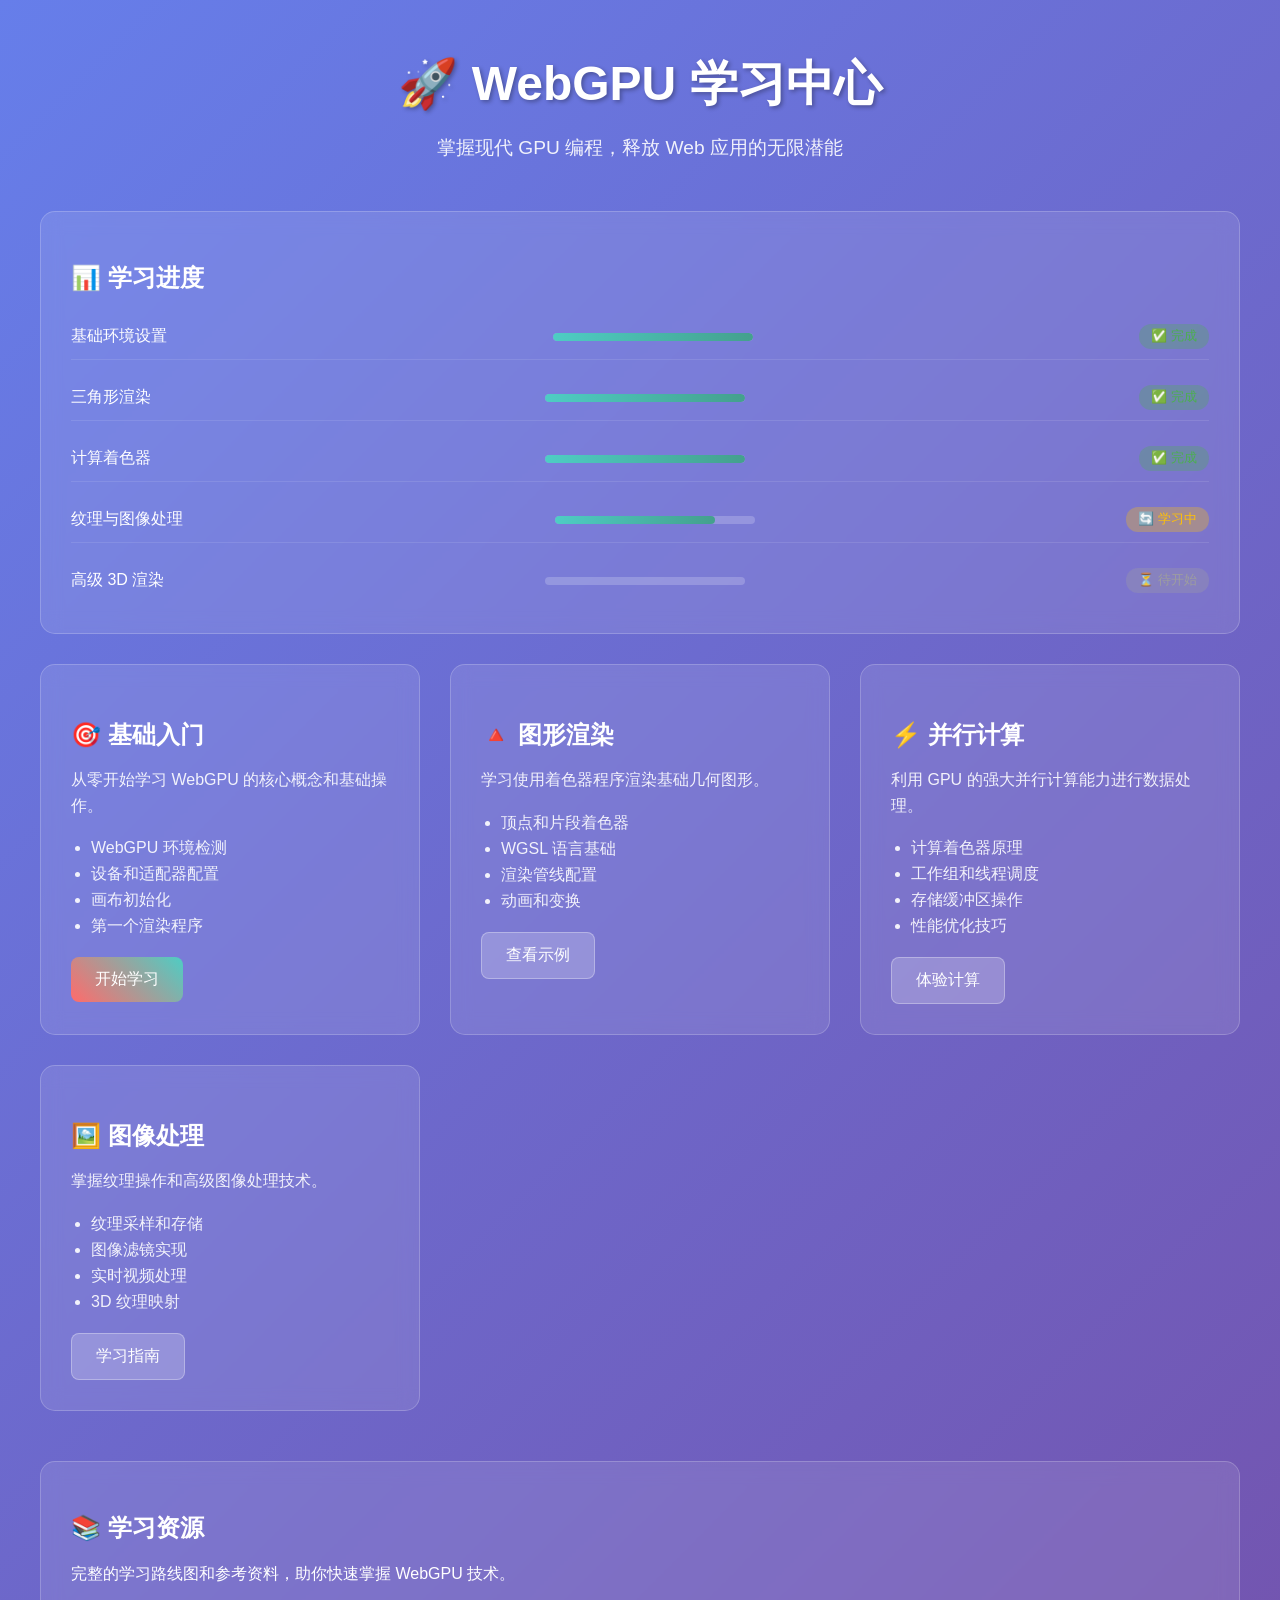
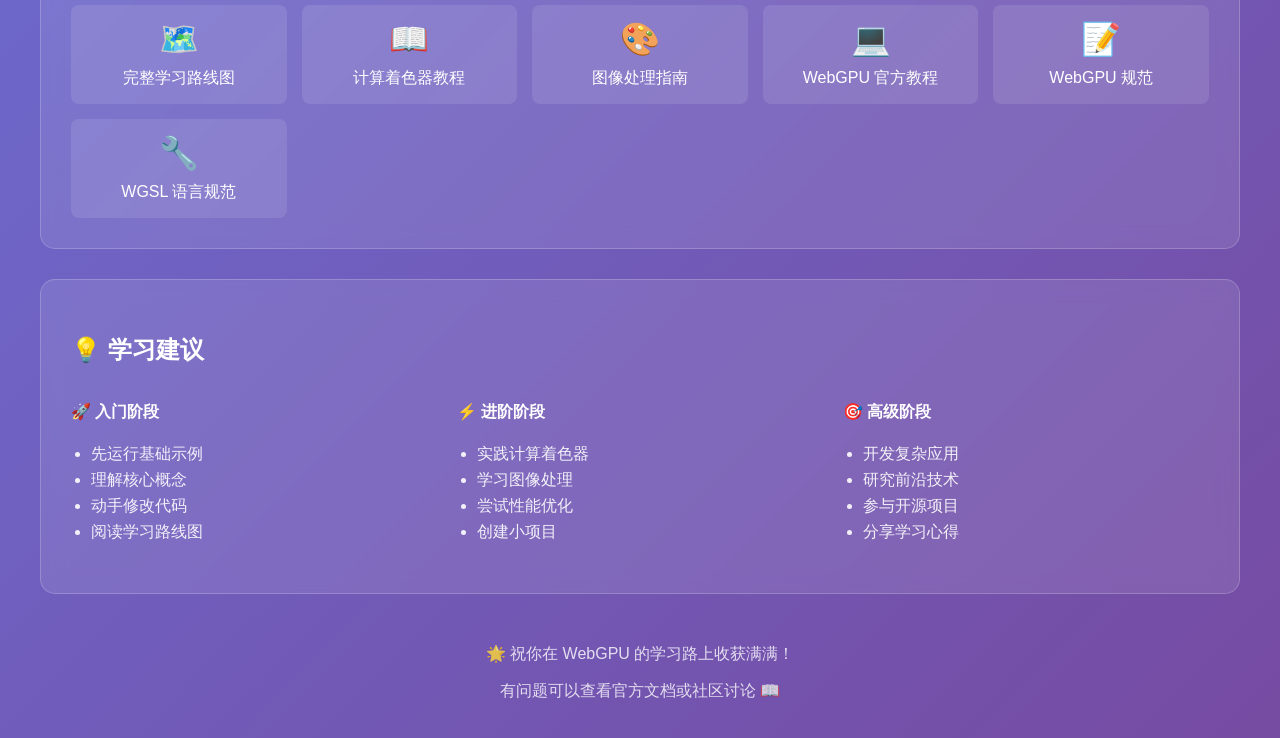
<file: Skills/WebGPU/index.html>
<!DOCTYPE html>
<html lang="zh-CN">
<head>
    <meta charset="UTF-8">
    <meta name="viewport" content="width=device-width, initial-scale=1.0">
    <title>WebGPU 学习中心</title>
    <style>
        body {
            margin: 0;
            padding: 20px;
            font-family: -apple-system, BlinkMacSystemFont, 'Segoe UI', Roboto, sans-serif;
            background: linear-gradient(135deg, #667eea 0%, #764ba2 100%);
            min-height: 100vh;
            color: white;
        }
        
        .container {
            max-width: 1200px;
            margin: 0 auto;
        }
        
        .header {
            text-align: center;
            margin-bottom: 50px;
        }
        
        .header h1 {
            font-size: 3em;
            margin-bottom: 10px;
            text-shadow: 2px 2px 4px rgba(0,0,0,0.3);
        }
        
        .header p {
            font-size: 1.2em;
            opacity: 0.9;
        }
        
        .grid {
            display: grid;
            grid-template-columns: repeat(auto-fit, minmax(300px, 1fr));
            gap: 30px;
            margin-bottom: 50px;
        }
        
        .card {
            background: rgba(255, 255, 255, 0.1);
            backdrop-filter: blur(10px);
            border-radius: 15px;
            padding: 30px;
            border: 1px solid rgba(255, 255, 255, 0.2);
            transition: transform 0.3s ease, box-shadow 0.3s ease;
        }
        
        .card:hover {
            transform: translateY(-5px);
            box-shadow: 0 10px 30px rgba(0, 0, 0, 0.3);
        }
        
        .card h3 {
            font-size: 1.5em;
            margin-bottom: 15px;
            color: #fff;
        }
        
        .card p {
            margin-bottom: 20px;
            opacity: 0.9;
            line-height: 1.6;
        }
        
        .card ul {
            margin-bottom: 20px;
            padding-left: 20px;
        }
        
        .card li {
            margin-bottom: 5px;
            opacity: 0.9;
        }
        
        .btn {
            display: inline-block;
            padding: 12px 24px;
            background: rgba(255, 255, 255, 0.2);
            color: white;
            text-decoration: none;
            border-radius: 8px;
            border: 1px solid rgba(255, 255, 255, 0.3);
            transition: all 0.3s ease;
            font-weight: 500;
        }
        
        .btn:hover {
            background: rgba(255, 255, 255, 0.3);
            transform: translateY(-2px);
        }
        
        .btn-primary {
            background: linear-gradient(45deg, #FF6B6B, #4ECDC4);
            border: none;
        }
        
        .btn-primary:hover {
            background: linear-gradient(45deg, #FF5252, #26A69A);
        }
        
        .progress-section {
            background: rgba(255, 255, 255, 0.1);
            backdrop-filter: blur(10px);
            border-radius: 15px;
            padding: 30px;
            border: 1px solid rgba(255, 255, 255, 0.2);
            margin-bottom: 30px;
        }
        
        .progress-item {
            display: flex;
            justify-content: space-between;
            align-items: center;
            margin-bottom: 15px;
            padding: 10px 0;
            border-bottom: 1px solid rgba(255, 255, 255, 0.1);
        }
        
        .progress-item:last-child {
            border-bottom: none;
            margin-bottom: 0;
        }
        
        .progress-bar {
            width: 200px;
            height: 8px;
            background: rgba(255, 255, 255, 0.2);
            border-radius: 4px;
            overflow: hidden;
        }
        
        .progress-fill {
            height: 100%;
            background: linear-gradient(90deg, #4ECDC4, #44A08D);
            border-radius: 4px;
            transition: width 0.3s ease;
        }
        
        .status {
            padding: 4px 12px;
            border-radius: 12px;
            font-size: 0.8em;
            font-weight: 500;
        }
        
        .status.complete {
            background: rgba(76, 175, 80, 0.3);
            color: #4CAF50;
        }
        
        .status.in-progress {
            background: rgba(255, 193, 7, 0.3);
            color: #FFC107;
        }
        
        .status.pending {
            background: rgba(158, 158, 158, 0.3);
            color: #9E9E9E;
        }
        
        .resources {
            background: rgba(255, 255, 255, 0.1);
            backdrop-filter: blur(10px);
            border-radius: 15px;
            padding: 30px;
            border: 1px solid rgba(255, 255, 255, 0.2);
        }
        
        .resource-links {
            display: grid;
            grid-template-columns: repeat(auto-fit, minmax(200px, 1fr));
            gap: 15px;
            margin-top: 20px;
        }
        
        .resource-link {
            padding: 15px;
            background: rgba(255, 255, 255, 0.1);
            border-radius: 8px;
            text-align: center;
            transition: all 0.3s ease;
        }
        
        .resource-link:hover {
            background: rgba(255, 255, 255, 0.2);
            transform: translateY(-2px);
        }
        
        .resource-link a {
            color: white;
            text-decoration: none;
            font-weight: 500;
        }
        
        .emoji {
            font-size: 2em;
            display: block;
            margin-bottom: 10px;
        }
        
        .footer {
            text-align: center;
            margin-top: 50px;
            opacity: 0.8;
        }
    </style>
</head>
<body>
    <div class="container">
        <div class="header">
            <h1>🚀 WebGPU 学习中心</h1>
            <p>掌握现代 GPU 编程，释放 Web 应用的无限潜能</p>
        </div>

        <!-- 学习进度 -->
        <div class="progress-section">
            <h2>📊 学习进度</h2>
            <div class="progress-item">
                <span>基础环境设置</span>
                <div class="progress-bar">
                    <div class="progress-fill" style="width: 100%"></div>
                </div>
                <span class="status complete">✅ 完成</span>
            </div>
            <div class="progress-item">
                <span>三角形渲染</span>
                <div class="progress-bar">
                    <div class="progress-fill" style="width: 100%"></div>
                </div>
                <span class="status complete">✅ 完成</span>
            </div>
            <div class="progress-item">
                <span>计算着色器</span>
                <div class="progress-bar">
                    <div class="progress-fill" style="width: 100%"></div>
                </div>
                <span class="status complete">✅ 完成</span>
            </div>
            <div class="progress-item">
                <span>纹理与图像处理</span>
                <div class="progress-bar">
                    <div class="progress-fill" style="width: 80%"></div>
                </div>
                <span class="status in-progress">🔄 学习中</span>
            </div>
            <div class="progress-item">
                <span>高级 3D 渲染</span>
                <div class="progress-bar">
                    <div class="progress-fill" style="width: 0%"></div>
                </div>
                <span class="status pending">⏳ 待开始</span>
            </div>
        </div>

        <!-- 主要示例 -->
        <div class="grid">
            <div class="card">
                <h3>🎯 基础入门</h3>
                <p>从零开始学习 WebGPU 的核心概念和基础操作。</p>
                <ul>
                    <li>WebGPU 环境检测</li>
                    <li>设备和适配器配置</li>
                    <li>画布初始化</li>
                    <li>第一个渲染程序</li>
                </ul>
                <a href="01-基础示例.html" class="btn btn-primary">开始学习</a>
            </div>

            <div class="card">
                <h3>🔺 图形渲染</h3>
                <p>学习使用着色器程序渲染基础几何图形。</p>
                <ul>
                    <li>顶点和片段着色器</li>
                    <li>WGSL 语言基础</li>
                    <li>渲染管线配置</li>
                    <li>动画和变换</li>
                </ul>
                <a href="02-三角形渲染示例.html" class="btn">查看示例</a>
            </div>

            <div class="card">
                <h3>⚡ 并行计算</h3>
                <p>利用 GPU 的强大并行计算能力进行数据处理。</p>
                <ul>
                    <li>计算着色器原理</li>
                    <li>工作组和线程调度</li>
                    <li>存储缓冲区操作</li>
                    <li>性能优化技巧</li>
                </ul>
                <a href="04-计算着色器实战.html" class="btn">体验计算</a>
            </div>

            <div class="card">
                <h3>🖼️ 图像处理</h3>
                <p>掌握纹理操作和高级图像处理技术。</p>
                <ul>
                    <li>纹理采样和存储</li>
                    <li>图像滤镜实现</li>
                    <li>实时视频处理</li>
                    <li>3D 纹理映射</li>
                </ul>
                <a href="05-纹理和图像处理指南.md" class="btn">学习指南</a>
            </div>
        </div>

        <!-- 学习资源 -->
        <div class="resources">
            <h2>📚 学习资源</h2>
            <p>完整的学习路线图和参考资料，助你快速掌握 WebGPU 技术。</p>
            
            <div class="resource-links">
                <div class="resource-link">
                    <span class="emoji">🗺️</span>
                    <a href="WebGPU学习路线图.md">完整学习路线图</a>
                </div>
                <div class="resource-link">
                    <span class="emoji">📖</span>
                    <a href="03-计算着色器教程.md">计算着色器教程</a>
                </div>
                <div class="resource-link">
                    <span class="emoji">🎨</span>
                    <a href="05-纹理和图像处理指南.md">图像处理指南</a>
                </div>
                <div class="resource-link">
                    <span class="emoji">💻</span>
                    <a href="https://webgpufundamentals.org/" target="_blank">WebGPU 官方教程</a>
                </div>
                <div class="resource-link">
                    <span class="emoji">📝</span>
                    <a href="https://www.w3.org/TR/webgpu/" target="_blank">WebGPU 规范</a>
                </div>
                <div class="resource-link">
                    <span class="emoji">🔧</span>
                    <a href="https://www.w3.org/TR/WGSL/" target="_blank">WGSL 语言规范</a>
                </div>
            </div>
        </div>

        <!-- 学习建议 -->
        <div class="card" style="margin-top: 30px;">
            <h3>💡 学习建议</h3>
            <div style="display: grid; grid-template-columns: repeat(auto-fit, minmax(250px, 1fr)); gap: 20px;">
                <div>
                    <h4>🚀 入门阶段</h4>
                    <ul>
                        <li>先运行基础示例</li>
                        <li>理解核心概念</li>
                        <li>动手修改代码</li>
                        <li>阅读学习路线图</li>
                    </ul>
                </div>
                <div>
                    <h4>⚡ 进阶阶段</h4>
                    <ul>
                        <li>实践计算着色器</li>
                        <li>学习图像处理</li>
                        <li>尝试性能优化</li>
                        <li>创建小项目</li>
                    </ul>
                </div>
                <div>
                    <h4>🎯 高级阶段</h4>
                    <ul>
                        <li>开发复杂应用</li>
                        <li>研究前沿技术</li>
                        <li>参与开源项目</li>
                        <li>分享学习心得</li>
                    </ul>
                </div>
            </div>
        </div>

        <div class="footer">
            <p>🌟 祝你在 WebGPU 的学习路上收获满满！</p>
            <p>有问题可以查看官方文档或社区讨论 📖</p>
        </div>
    </div>

    <script>
        // 简单的页面交互
        document.addEventListener('DOMContentLoaded', function() {
            // 检查 WebGPU 支持
            if (navigator.gpu) {
                console.log('✅ WebGPU 支持检测通过！');
            } else {
                console.warn('❌ 当前浏览器不支持 WebGPU');
                
                // 显示提示信息
                const warning = document.createElement('div');
                warning.style.cssText = `
                    position: fixed;
                    top: 20px;
                    right: 20px;
                    background: rgba(255, 87, 34, 0.9);
                    color: white;
                    padding: 15px 20px;
                    border-radius: 8px;
                    font-weight: 500;
                    z-index: 1000;
                    max-width: 300px;
                `;
                warning.innerHTML = `
                    ⚠️ WebGPU 不可用<br>
                    <small>请使用 Chrome 113+ 或启用 WebGPU 标志</small>
                `;
                document.body.appendChild(warning);
                
                // 5秒后自动消失
                setTimeout(() => {
                    warning.style.opacity = '0';
                    setTimeout(() => warning.remove(), 300);
                }, 5000);
            }
            
            // 添加卡片悬停效果
            const cards = document.querySelectorAll('.card');
            cards.forEach(card => {
                card.addEventListener('mouseenter', function() {
                    this.style.transform = 'translateY(-8px) scale(1.02)';
                });
                
                card.addEventListener('mouseleave', function() {
                    this.style.transform = 'translateY(0) scale(1)';
                });
            });
        });
    </script>
</body>
</html>
</file>
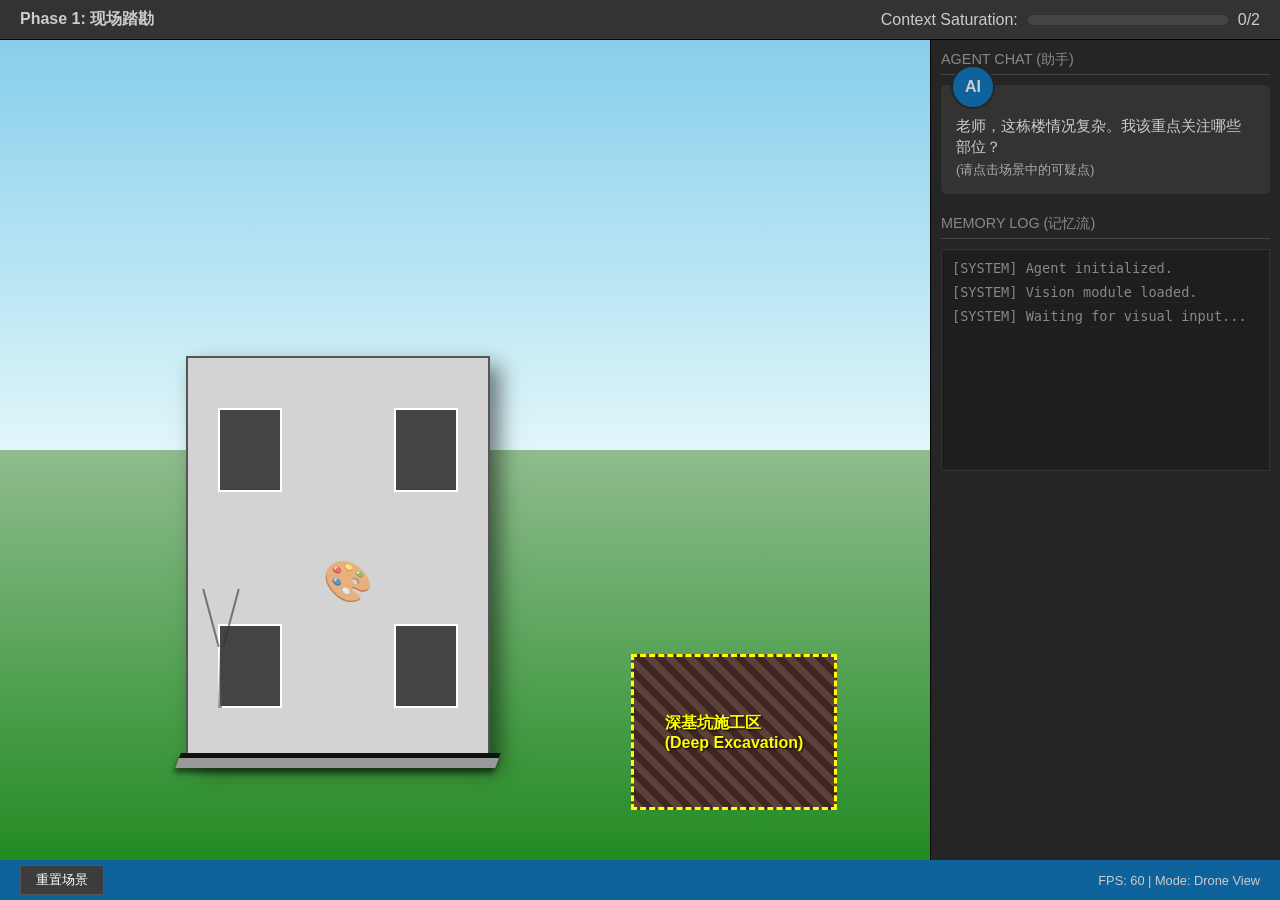
<file: Skills/CivilEngineering/5.1_Phase1_Demo.html>
<!DOCTYPE html>
<html lang="zh-CN">
<head>
    <meta charset="UTF-8">
    <meta name="viewport" content="width=device-width, initial-scale=1.0">
    <title>实训 Phase 1: 现场踏勘 (Demo)</title>
    <style>
        :root {
            --bg-color: #1e1e1e;
            --panel-bg: #252526;
            --text-color: #cccccc;
            --accent-color: #0e639c;
            --highlight-color: #d7ba7d;
            --danger-color: #f44747;
            --success-color: #4ec9b0;
        }

        body {
            margin: 0;
            font-family: 'Segoe UI', Tahoma, Geneva, Verdana, sans-serif;
            background-color: var(--bg-color);
            color: var(--text-color);
            height: 100vh;
            display: grid;
            grid-template-rows: 40px 1fr 40px;
            overflow: hidden;
        }

        /* Header */
        header {
            background-color: #333333;
            display: flex;
            align-items: center;
            padding: 0 20px;
            justify-content: space-between;
            border-bottom: 1px solid #000;
        }
        .task-status { font-weight: bold; color: var(--text-color); }
        .progress-bar-container { width: 200px; height: 10px; background: #444; border-radius: 5px; overflow: hidden; }
        .progress-bar { width: 0%; height: 100%; background: var(--success-color); transition: width 0.3s; }

        /* Main Content */
        main {
            display: grid;
            grid-template-columns: 1fr 350px;
            height: 100%;
        }

        /* Scene Viewport */
        #scene-viewport {
            background: linear-gradient(to bottom, #87CEEB 0%, #E0F7FA 50%, #8FBC8F 50%, #228B22 100%); /* Sky and Ground */
            position: relative;
            overflow: hidden;
            cursor: crosshair;
            user-select: none;
        }

        /* Building Visualization (CSS Art) */
        .building {
            position: absolute;
            bottom: 100px;
            left: 20%;
            width: 300px;
            height: 400px;
            background-color: #d3d3d3;
            border: 2px solid #555;
            box-shadow: 10px 10px 20px rgba(0,0,0,0.5);
        }
        .window {
            position: absolute;
            background: #444;
            border: 2px solid #fff;
        }
        .window.w1 { top: 50px; left: 30px; width: 60px; height: 80px; }
        .window.w2 { top: 50px; right: 30px; width: 60px; height: 80px; }
        .window.w3 { bottom: 50px; left: 30px; width: 60px; height: 80px; } /* Target Window */
        .window.w4 { bottom: 50px; right: 30px; width: 60px; height: 80px; }

        /* Clue: Inverted-V Crack */
        .hotspot-crack {
            position: absolute;
            bottom: 40px;
            left: 20px;
            width: 80px;
            height: 100px;
            cursor: pointer;
            z-index: 10;
        }
        .hotspot-crack:hover { 
            background-color: rgba(255, 0, 0, 0.1); 
            border: 1px dashed red; 
        }
        .hotspot-crack:hover::after {
            content: "Scanning... 剪切特征分析中";
            position: absolute;
            top: -30px;
            left: 0;
            background: rgba(0,0,0,0.8);
            color: #fff;
            padding: 5px;
            font-size: 12px;
            border-radius: 3px;
            white-space: nowrap;
        }
        .crack-visual {
            position: absolute;
            bottom: 10px;
            left: 10px;
            width: 0; 
            height: 0; 
            border-left: 2px solid transparent;
            border-right: 2px solid transparent;
            border-bottom: 60px solid #555; /* Base shape */
            transform: rotate(0deg);
            opacity: 0.6;
        }
        /* Drawing the inverted V using pseudo elements */
        .crack-visual::before {
            content: '';
            position: absolute;
            top: -60px; left: -10px;
            width: 2px; height: 60px;
            background: #333;
            transform: rotate(-15deg);
        }
        .crack-visual::after {
            content: '';
            position: absolute;
            top: -60px; left: 10px;
            width: 2px; height: 60px;
            background: #333;
            transform: rotate(15deg);
        }

        /* Clue: Excavation Pit */
        .hotspot-pit {
            position: absolute;
            bottom: 50px;
            right: 10%;
            width: 200px;
            height: 150px;
            background: linear-gradient(45deg, #3E2723 25%, #5D4037 25%, #5D4037 50%, #3E2723 50%, #3E2723 75%, #5D4037 75%, #5D4037 100%);
            background-size: 20px 20px;
            border: 3px dashed yellow;
            cursor: pointer;
            display: flex;
            align-items: center;
            justify-content: center;
            color: yellow;
            font-weight: bold;
            text-shadow: 1px 1px 2px black;
        }
        .hotspot-pit:hover { 
            opacity: 0.8; 
            transform: scale(1.02); 
            transition: 0.3s; 
        }
        .hotspot-pit:hover::after {
            content: "Context: 关键环境诱因";
            position: absolute;
            top: -30px;
            right: 0;
            background: rgba(255, 200, 0, 0.9);
            color: #000;
            padding: 5px;
            font-size: 12px;
            border-radius: 3px;
            font-weight: bold;
        }
        
        /* Clue: Graffiti (Noise) */
        .hotspot-graffiti {
            position: absolute;
            bottom: 150px;
            left: 45%;
            width: 50px;
            height: 50px;
            font-size: 40px;
            cursor: pointer;
            opacity: 0.7;
        }
        .hotspot-graffiti:hover { transform: scale(1.2); }
        .hotspot-graffiti:hover::after {
            content: "Noise: 无效干扰项";
            position: absolute;
            top: -30px;
            left: 0;
            background: rgba(255, 50, 50, 0.8);
            color: #fff;
            padding: 5px;
            font-size: 12px;
            border-radius: 3px;
        }

        /* Clue: Apron Displacement */
        .hotspot-apron {
            position: absolute;
            bottom: -20px;
            left: -10px;
            width: 320px;
            height: 30px;
            cursor: pointer;
            z-index: 5;
        }
        .hotspot-apron:hover { border: 1px dashed red; }
        .apron-visual {
            width: 100%;
            height: 10px;
            background: #999;
            transform: skewX(-20deg);
            margin-top: 5px;
            border-top: 5px solid #111; /* Stronger gap indication */
            box-shadow: 0 5px 5px rgba(0,0,0,0.5);
        }

        /* Hover Tooltips (restored for new SVGs) */
        .hotspot-crack:hover::after,
        .hotspot-vertical:hover::after,
        .hotspot-corner:hover::after,
        .hotspot-apron:hover::after {
            content: "Scanning...";
            position: absolute;
            top: -25px;
            left: 0;
            background: rgba(0,0,0,0.8);
            color: #fff;
            padding: 3px 8px;
            font-size: 11px;
            border-radius: 3px;
            white-space: nowrap;
            pointer-events: none;
        }

        /* Sidebar */
        aside {
            background-color: var(--panel-bg);
            border-left: 1px solid #000;
            display: flex;
            flex-direction: column;
            padding: 10px;
        }

        .panel-section { margin-bottom: 20px; }
        .panel-title { font-size: 0.9em; text-transform: uppercase; color: #888; margin-bottom: 10px; border-bottom: 1px solid #444; padding-bottom: 5px; }
        
        /* Memory Log */
        #memory-log {
            background: #1e1e1e;
            border: 1px solid #333;
            height: 200px;
            overflow-y: auto;
            font-family: 'Consolas', monospace;
            font-size: 0.85em;
            padding: 10px;
            color: var(--success-color);
        }
        .log-entry { margin-bottom: 5px; border-bottom: 1px solid #222; padding-bottom: 2px; }
        .log-entry.error { color: var(--danger-color); }
        .log-entry.system { color: #888; }

        /* Agent Chat */
        #agent-chat {
            flex-grow: 1;
            background: #333;
            border-radius: 5px;
            padding: 15px;
            position: relative;
        }
        .agent-avatar {
            width: 40px; height: 40px; background: var(--accent-color); border-radius: 50%;
            display: flex; align-items: center; justify-content: center; font-weight: bold;
            position: absolute; top: -20px; left: 10px; border: 2px solid var(--panel-bg);
        }
        #chat-content { margin-top: 15px; font-size: 0.95em; line-height: 1.4; }

        /* Footer */
        footer {
            background-color: var(--accent-color);
            display: flex;
            align-items: center;
            padding: 0 20px;
            font-size: 0.8em;
        }
        button {
            background: #3c3c3c; color: white; border: 1px solid #555; padding: 5px 15px;
            cursor: pointer; margin-right: 10px;
        }
        button:hover { background: #505050; }
        button.primary { background: var(--success-color); color: black; border: none; font-weight: bold; display: none; }

        /* Animations */
        @keyframes scan {
            0% { box-shadow: 0 0 0 0 rgba(78, 201, 176, 0.7); }
            70% { box-shadow: 0 0 0 20px rgba(78, 201, 176, 0); }
            100% { box-shadow: 0 0 0 0 rgba(78, 201, 176, 0); }
        }
        .scanning { animation: scan 1s infinite; }

        /* Quiz Card */
        .quiz-card {
            background: #2d2d2d;
            border: 1px solid var(--accent-color);
            padding: 10px;
            margin-top: 10px;
            border-radius: 5px;
            display: none; /* Hidden by default */
            animation: fadeIn 0.3s;
        }
        .quiz-question { font-size: 0.9em; margin-bottom: 8px; font-weight: bold; }
        .quiz-option {
            display: block;
            width: 100%;
            padding: 5px;
            margin-bottom: 5px;
            background: #444;
            border: 1px solid #555;
            color: #ccc;
            cursor: pointer;
            text-align: left;
        }
        .quiz-option:hover { background: #555; }
        .quiz-option.correct { border-color: var(--success-color); color: var(--success-color); }
        .quiz-option.wrong { border-color: var(--danger-color); color: var(--danger-color); }

        @keyframes fadeIn { from { opacity: 0; transform: translateY(-10px); } to { opacity: 1; transform: translateY(0); } }
    </style>
</head>
<body>

    <header>
        <div class="task-status">Phase 1: 现场踏勘</div>
        <div style="display: flex; align-items: center; gap: 10px;">
            <span>Context Saturation:</span>
            <div class="progress-bar-container">
                <div class="progress-bar" id="progress-bar"></div>
            </div>
            <span id="progress-text">0/2</span>
        </div>
    </header>

    <main>
        <div id="scene-viewport">
            <!-- Simulated 3D Scene -->
            
            <!-- The Building -->
            <div class="building">
                <div class="window w1"></div>
                <div class="window w2"></div>
                <div class="window w3"></div>
                <div class="window w4"></div>
                
                <!-- Clue 1: Crack (Inverted-V) -->
                <div class="hotspot-crack" onclick="collectClue('crack')" title="可疑裂缝">
                    <div class="crack-visual"></div>
                </div>

                <!-- Clue 2: Top Vertical Crack -->
                <div class="hotspot-vertical" onclick="collectClue('vertical')" title="顶部竖向裂缝">
                    <div class="crack-vertical-visual"></div>
                </div>

                <!-- Clue 3: Corner Separation -->
                <div class="hotspot-corner" onclick="collectClue('corner')" title="纵横墙交接裂缝">
                    <div class="crack-corner-visual"></div>
                </div>

                <!-- Clue 4: Apron Displacement -->
                <div class="hotspot-apron" onclick="collectClue('apron')" title="散水坡错位">
                    <div class="apron-visual"></div>
                </div>

                <!-- Noise: Graffiti -->
                <div class="hotspot-graffiti" onclick="collectClue('graffiti')" title="墙面污渍">🎨</div>
            </div>

            <!-- Clue 5: Excavation Pit -->
            <div class="hotspot-pit" onclick="collectClue('pit')" title="施工区域">
                深基坑施工区<br>(Deep Excavation)
            </div>

        </div>

        <aside>
            <div class="panel-section">
                <div class="panel-title">Agent Chat (助手)</div>
                <div id="agent-chat">
                    <div class="agent-avatar">AI</div>
                    <div id="chat-content">
                        老师，这栋楼情况复杂。我该重点关注哪些部位？<br>
                        <small style="color:#aaa">(请点击场景中的可疑点)</small>
                    </div>
                    <!-- Quiz Container -->
                    <div id="quiz-container" class="quiz-card"></div>
                </div>
            </div>

            <div class="panel-section" style="flex-grow: 1; display: flex; flex-direction: column;">
                <div class="panel-title">Memory Log (记忆流)</div>
                <div id="memory-log">
                    <div class="log-entry system">[SYSTEM] Agent initialized.</div>
                    <div class="log-entry system">[SYSTEM] Vision module loaded.</div>
                    <div class="log-entry system">[SYSTEM] Waiting for visual input...</div>
                </div>
            </div>
        </aside>
    </main>

    <footer>
        <button onclick="resetSim()">重置场景</button>
        <button id="btn-next" class="primary" onclick="alert('进入 Phase 2: 规则注入 (开发中...)')">进入 Phase 2</button>
        <span style="margin-left: auto;">FPS: 60 | Mode: Drone View</span>
    </footer>

    <script>
        const state = {
            crackFound: false,
            pitFound: false,
            verticalFound: false,
            cornerFound: false,
            apronFound: false,
            graffitiClicked: false
        };

        function updateProgress() {
            let count = 0;
            if (state.crackFound) count++;
            if (state.pitFound) count++;
            if (state.verticalFound) count++;
            if (state.cornerFound) count++;
            if (state.apronFound) count++;
            
            const total = 5;
            const pct = (count / total) * 100;
            document.getElementById('progress-bar').style.width = pct + '%';
            document.getElementById('progress-text').innerText = count + '/' + total;

            if (count === total) {
                document.getElementById('btn-next').style.display = 'block';
                agentSpeak("太棒了！所有线索收集完毕。<br>我们构建了完整的<b>证据链</b>：<br>1. 形态：倒八字+顶部竖向（反拱）<br>2. 环境：深基坑降水<br>3. 物理：散水坡脱开<br>准备进入 Phase 2！");
                logSystem("Context Saturation reached 100%. Ready for Logic Injection.");
            }
        }


        function agentSpeak(text) {
            const chat = document.getElementById('chat-content');
            chat.innerHTML = text;
            // Clear quiz
            document.getElementById('quiz-container').style.display = 'none';
            document.getElementById('quiz-container').innerHTML = '';
        }

        function showQuiz(question, options, correctAnswerIndex, successCallback) {
            const container = document.getElementById('quiz-container');
            container.style.display = 'block';
            container.innerHTML = `<div class="quiz-question">${question}</div>`;
            
            options.forEach((opt, index) => {
                const btn = document.createElement('button');
                btn.className = 'quiz-option';
                btn.innerText = opt;
                btn.onclick = () => {
                    if (index === correctAnswerIndex) {
                        btn.classList.add('correct');
                        setTimeout(() => successCallback(), 500);
                    } else {
                        btn.classList.add('wrong');
                        logSystem("Incorrect answer. Try again.", true);
                    }
                };
                container.appendChild(btn);
            });
        }

        function logMemory(type, content) {
            const log = document.getElementById('memory-log');
            const entry = document.createElement('div');
            entry.className = 'log-entry';
            entry.innerHTML = `[MEMORY] <b style="color:white">${type}</b>: ${content}`;
            log.appendChild(entry);
            log.scrollTop = log.scrollHeight;
        }

        function logSystem(text, isError = false) {
            const log = document.getElementById('memory-log');
            const entry = document.createElement('div');
            entry.className = isError ? 'log-entry error' : 'log-entry system';
            entry.innerText = `[SYSTEM] ${text}`;
            log.appendChild(entry);
            log.scrollTop = log.scrollHeight;
        }

        function collectClue(type) {
            // Find the button associated with this type
            const btnId = 'btn-' + type;
            const btn = document.getElementById(btnId);
            
            if (type === 'crack') {
                if (state.crackFound) return;
                btn.classList.add('scanning'); // Optional: visual feedback
                agentSpeak("老师，我正在观察底层窗角...<br>发现了<b>上宽下窄</b>的倒八字形裂缝。<br>这种形态通常意味着地基发生了什么？");
                
                showQuiz(
                    "考考你：倒八字裂缝对应的沉降模式是？",
                    ["A. 中间沉降 > 两端沉降", "B. 两端沉降 > 中间沉降"],
                    1, // B is correct
                    () => {
                        state.crackFound = true;
                        btn.classList.remove('scanning');
                        btn.classList.add('checked');
                        btn.innerHTML = "<span>✅</span> 底层窗角 (已记录)";
                        agentSpeak("原来如此！<b>端部下沉</b>把墙体撕裂了。我记住了，这是剪切破坏。");
                        logMemory("Visual", "Inverted-V Crack (Shear Failure confirmed).");
                        updateProgress();
                    }
                );
            } 
            else if (type === 'pit') {
                if (state.pitFound) return;
                agentSpeak("天啊，旁边有个深基坑！还在抽水。<br>老师，这会产生什么影响？");
                
                showQuiz(
                    "基坑降水会导致周边土体：",
                    ["A. 有效应力增加 -> 固结沉降", "B. 有效应力减小 -> 土体隆起"],
                    0, // A is correct
                    () => {
                        state.pitFound = true;
                        btn.classList.add('checked');
                        btn.innerHTML = "<span>✅</span> 周边环境 (已记录)";
                        agentSpeak("明白了！<b>降水导致固结沉降</b>。这肯定是主因！");
                        logMemory("Environment", "Deep Excavation (Settlement Cause confirmed).");
                        updateProgress();
                    }
                );
            }
            else if (type === 'vertical') {
                if (state.verticalFound) return;
                agentSpeak("注意看顶部窗下，有一条竖向裂缝。<br>这通常是伴随倒八字裂缝出现的。");
                
                showQuiz(
                    "顶层窗下的竖向裂缝说明结构发生了什么变形？",
                    ["A. 正向挠曲 (中间沉降大)", "B. 反拱变形 (两端沉降大)"],
                    1, // B is correct
                    () => {
                        state.verticalFound = true;
                        btn.classList.add('checked');
                        btn.innerHTML = "<span>✅</span> 顶层窗台 (已记录)";
                        agentSpeak("记录完毕！<b>反拱变形</b>。这是两端沉降的辅助证据。");
                        logMemory("Visual", "Vertical Crack (Reverse Arching confirmed).");
                        updateProgress();
                    }
                );
            }
            else if (type === 'corner') {
                if (state.cornerFound) return;
                agentSpeak("看墙角！纵横墙交接处似乎脱开了。<br>这说明结构的整体性有问题。");
                
                showQuiz(
                    "纵横墙交接处的脱开暗示了什么问题？",
                    ["A. 圈梁失效/整体性受损", "B. 砖块强度不足"],
                    0, // A is correct
                    () => {
                        state.cornerFound = true;
                        btn.classList.add('checked');
                        btn.innerHTML = "<span>✅</span> 墙角连接 (已记录)";
                        agentSpeak("收到！<b>整体性受损</b>。这意味着结构抵抗不均匀沉降的能力下降了。");
                        logMemory("Visual", "Corner Separation (Integrity Loss).");
                        updateProgress();
                    }
                );
            }
            else if (type === 'apron') {
                if (state.apronFound) return;
                agentSpeak("低头看脚下。散水坡和墙体之间有明显的缝隙！<br>这可不是施工缝。");
                
                showQuiz(
                    "散水坡与墙体脱开是说明了什么？",
                    ["A. 热胀冷缩", "B. 地基沉降的直接物理证据"],
                    1, // B is correct
                    () => {
                        state.apronFound = true;
                        btn.classList.add('checked');
                        btn.innerHTML = "<span>✅</span> 建筑散水 (已记录)";
                        agentSpeak("确凿无疑！<b>物理证据</b>。墙体确实相对于地面下沉了。");
                        logMemory("Physical", "Apron Displacement (Direct Evidence).");
                        updateProgress();
                    }
                );
            } 
            else if (type === 'graffiti') {
                agentSpeak("呃... 这只是个涂鸦。<br>虽然不仅美观，但它不是结构病害。<br>请专注于结构安全！");
                logSystem("Noise detected. Filtered out.", true);
                btn.classList.add('noise');
                setTimeout(() => {
                     btn.classList.remove('noise');
                }, 1000);
            }
        }

        function resetSim() {
            location.reload();
        }
    </script>
</body>
</html>
</file>
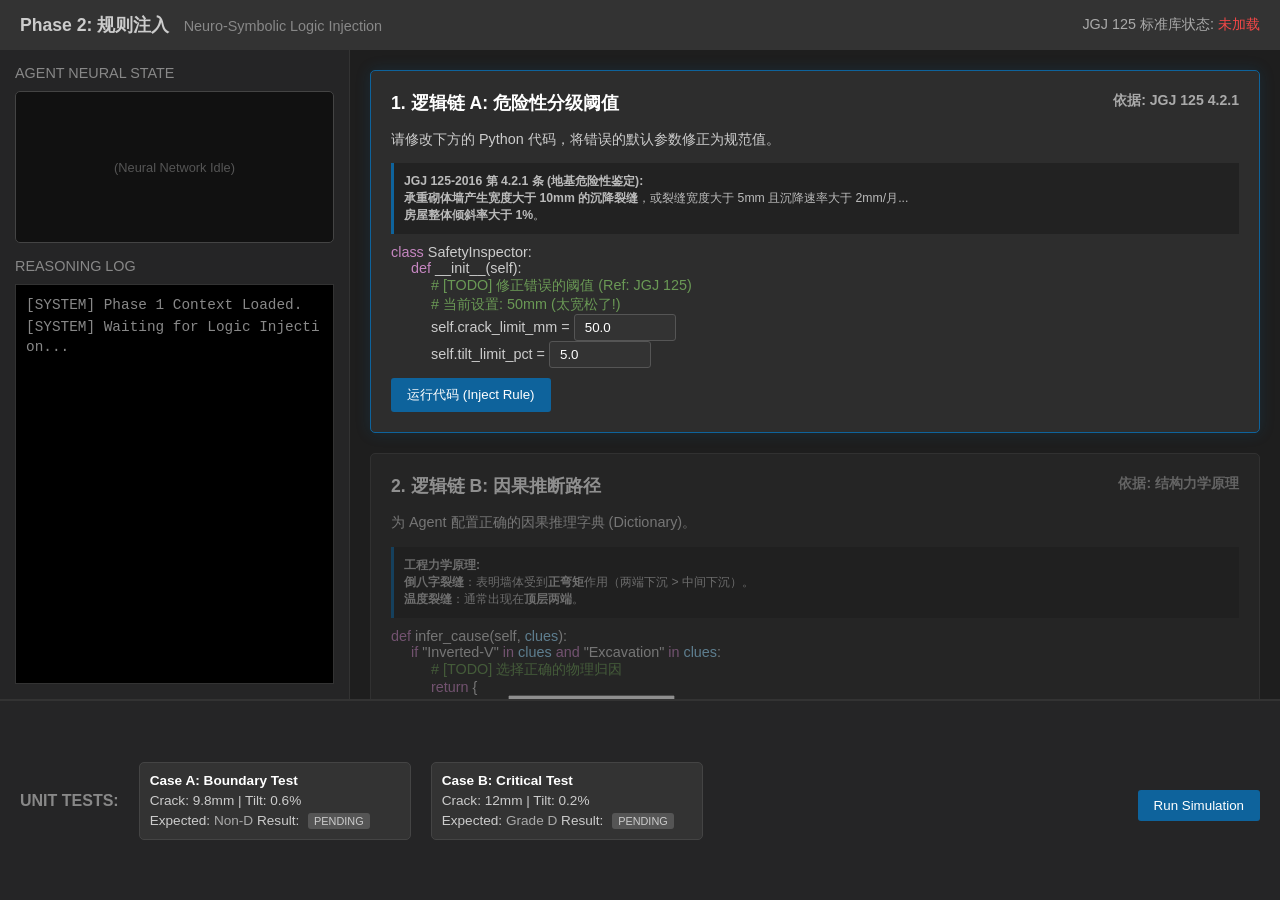
<file: Skills/CivilEngineering/5.1_Phase2_Demo.html>
<!DOCTYPE html>
<html lang="zh-CN">
<head>
    <meta charset="UTF-8">
    <meta name="viewport" content="width=device-width, initial-scale=1.0">
    <title>实训 Phase 2: 规则注入 (Rule Injection)</title>
    <style>
        :root {
            --bg-color: #1e1e1e;
            --panel-bg: #252526;
            --text-color: #cccccc;
            --accent-color: #0e639c;
            --success-color: #4ec9b0;
            --warning-color: #ce9178;
            --danger-color: #f44747;
            --border-color: #333;
        }

        body {
            margin: 0;
            font-family: 'Segoe UI', Tahoma, Geneva, Verdana, sans-serif;
            background-color: var(--bg-color);
            color: var(--text-color);
            height: 100vh;
            display: grid;
            grid-template-rows: 50px 1fr 200px;
            overflow: hidden;
        }

        /* Header */
        header {
            background-color: #333;
            border-bottom: 1px solid var(--border-color);
            padding: 0 20px;
            display: flex;
            align-items: center;
            justify-content: space-between;
        }
        .title { font-weight: bold; font-size: 1.1em; }
        .subtitle { color: #888; font-size: 0.9em; margin-left: 10px; }

        /* Main Area */
        main {
            display: grid;
            grid-template-columns: 350px 1fr;
            border-bottom: 1px solid var(--border-color);
            overflow: hidden;
        }

        /* Agent Brain Console (Left) */
        .brain-console {
            background-color: var(--panel-bg);
            border-right: 1px solid var(--border-color);
            padding: 15px;
            display: flex;
            flex-direction: column;
        }
        .console-header {
            font-size: 0.9em;
            text-transform: uppercase;
            color: #888;
            margin-bottom: 10px;
            display: flex;
            align-items: center;
            gap: 5px;
        }
        .brain-visual {
            height: 150px;
            background: #111;
            border: 1px solid #444;
            border-radius: 5px;
            margin-bottom: 15px;
            position: relative;
            overflow: hidden;
            display: flex;
            align-items: center;
            justify-content: center;
        }
        .neuron-dot {
            width: 8px; height: 8px; background: #555; border-radius: 50%;
            position: absolute; transition: all 0.5s;
        }
        .neuron-dot.active { background: var(--success-color); box-shadow: 0 0 10px var(--success-color); }
        
        /* Terminal Styling */
        .log-container {
            flex-grow: 1;
            background: #000; /* True Black */
            border: 1px solid #333;
            padding: 10px;
            font-family: 'Consolas', 'Courier New', monospace;
            font-size: 0.9em;
            overflow-y: auto;
            color: #ccc;
            box-shadow: inset 0 0 20px rgba(0,0,0,0.5);
        }
        .log-line { margin-bottom: 2px; line-height: 1.4; word-break: break-all; }
        .log-line.command { color: #fff; font-weight: bold; margin-top: 10px; }
        .log-line.system { color: #888; }
        .log-line.output { color: #ccc; }
        .log-line.error { color: #f44747; }
        .log-line.success { color: #4ec9b0; }
        .log-line.info { color: #569cd6; }
        
        .prompt { color: #4ec9b0; margin-right: 8px; }
        .path { color: #569cd6; margin-right: 8px; }

        /* Rule Injector (Right) */
        .rule-injector {
            padding: 20px;
            background-color: var(--bg-color);
            overflow-y: auto;
        }

        .step-card {
            background: #2d2d2d;
            border: 1px solid #444;
            border-radius: 5px;
            padding: 20px;
            margin-bottom: 20px;
            opacity: 0.5;
            pointer-events: none;
            transition: all 0.3s;
        }
        .step-card.active {
            opacity: 1;
            pointer-events: all;
            border-color: var(--accent-color);
            box-shadow: 0 0 15px rgba(14, 99, 156, 0.2);
        }
        .step-header {
            font-size: 1.1em;
            font-weight: bold;
            margin-bottom: 15px;
            color: #fff;
            display: flex;
            justify-content: space-between;
        }
        .step-content { font-size: 0.9em; color: #ccc; }

        /* Inputs */
        input[type="number"] {
            background: #333;
            border: 1px solid #555;
            color: #fff;
            padding: 5px 10px;
            width: 80px;
            border-radius: 3px;
        }
        .code-block {
            background: #1e1e1e;
            padding: 15px;
            border-radius: 5px;
            font-family: 'Consolas', monospace;
            border-left: 3px solid var(--warning-color);
            margin: 10px 0;
        }
        .keyword { color: #c586c0; }
        .variable { color: #9cdcfe; }
        .comment { color: #6a9955; }

        button.action-btn {
            background: var(--accent-color);
            color: white;
            border: none;
            padding: 8px 16px;
            border-radius: 3px;
            cursor: pointer;
            margin-top: 10px;
        }
        button.action-btn:hover { background: #1177bb; }
        button.action-btn:disabled { background: #555; cursor: not-allowed; }

        /* Test Runner (Bottom) */
        .test-runner {
            background: #252526;
            border-top: 1px solid var(--border-color);
            padding: 15px 20px;
            display: flex;
            gap: 20px;
            align-items: center;
        }
        .test-case {
            background: #333;
            padding: 10px;
            border-radius: 5px;
            width: 250px;
            font-size: 0.85em;
            border: 1px solid #444;
        }
        .test-case h4 { margin: 0 0 5px 0; color: #fff; }
        .status-badge {
            display: inline-block;
            padding: 2px 6px;
            border-radius: 3px;
            font-size: 0.8em;
            margin-left: 5px;
        }
        .status-badge.pending { background: #555; color: #ccc; }
        .status-badge.pass { background: var(--success-color); color: #000; }
        .status-badge.fail { background: var(--danger-color); color: #fff; }

    </style>
</head>
<body>

    <header>
        <div>
            <span class="title">Phase 2: 规则注入</span>
            <span class="subtitle">Neuro-Symbolic Logic Injection</span>
        </div>
        <div style="font-size: 0.9em; color: #aaa;">
            JGJ 125 标准库状态: <span style="color: var(--danger-color)" id="lib-status">未加载</span>
        </div>
    </header>

    <main>
        <!-- Left: Brain Console -->
        <div class="brain-console">
            <div class="console-header">Agent Neural State</div>
            <div class="brain-visual" id="brain-visual">
                <!-- JS will generate neurons -->
                <div style="color: #555; font-size: 0.8em;">(Neural Network Idle)</div>
            </div>
            
            <div class="console-header">Reasoning Log</div>
            <div class="log-container" id="agent-log">
                <div class="log-line system">[SYSTEM] Phase 1 Context Loaded.</div>
                <div class="log-line system">[SYSTEM] Waiting for Logic Injection...</div>
            </div>
        </div>

        <!-- Right: Rule Injector -->
        <div class="rule-injector">
            
            <!-- Step 1: Thresholds -->
            <div class="step-card active" id="step1">
                <div class="step-header">
                    <span>1. 逻辑链 A: 危险性分级阈值</span>
                    <span style="font-size: 0.8em; color: #aaa;">依据: JGJ 125 4.2.1</span>
                </div>
                <div class="step-content">
                    <p>请修改下方的 Python 代码，将错误的默认参数修正为规范值。</p>
                    
                    <!-- Standard Reference Box -->
                    <div style="background: #222; border-left: 3px solid var(--accent-color); padding: 10px; margin-bottom: 10px; font-size: 0.85em; color: #bbb;">
                        <strong>JGJ 125-2016 第 4.2.1 条 (地基危险性鉴定):</strong><br>
                        <b>承重砌体墙产生宽度大于 10mm 的沉降裂缝</b>，或裂缝宽度大于 5mm 且沉降速率大于 2mm/月...<br>
                        <b>房屋整体倾斜率大于 1%</b>。
                    </div>

                    <div class="python-editor">
                        <div><span class="keyword">class</span> <span class="class-name">SafetyInspector</span>:</div>
                        <div style="padding-left: 20px"><span class="keyword">def</span> <span class="function">__init__</span>(<span class="self">self</span>):</div>
                        <div style="padding-left: 40px"><span class="comment"># [TODO] 修正错误的阈值 (Ref: JGJ 125)</span></div>
                        <div style="padding-left: 40px"><span class="comment"># 当前设置: 50mm (太宽松了!)</span></div>
                        <div style="padding-left: 40px"><span class="self">self</span>.<span class="property">crack_limit_mm</span> = <input type="number" id="input-crack" value="50.0" class="code-input"></div>
                        <div style="padding-left: 40px"><span class="self">self</span>.<span class="property">tilt_limit_pct</span> = <input type="number" id="input-tilt" value="5.0" class="code-input"></div>
                    </div>
                    <button class="action-btn" onclick="injectRuleA()">运行代码 (Inject Rule)</button>
                </div>
            </div>

            <!-- Step 2: Causal Logic -->
            <div class="step-card" id="step2">
                <div class="step-header">
                    <span>2. 逻辑链 B: 因果推断路径</span>
                    <span style="font-size: 0.8em; color: #aaa;">依据: 结构力学原理</span>
                </div>
                <div class="step-content">
                    <p>为 Agent 配置正确的因果推理字典 (Dictionary)。</p>
                    
                    <!-- Knowledge Reference Box -->
                    <div style="background: #222; border-left: 3px solid var(--accent-color); padding: 10px; margin-bottom: 10px; font-size: 0.85em; color: #bbb;">
                        <strong>工程力学原理:</strong><br>
                        <b>倒八字裂缝</b>：表明墙体受到<b>正弯矩</b>作用（两端下沉 > 中间下沉）。<br>
                        <b>温度裂缝</b>：通常出现在<b>顶层两端</b>。
                    </div>

                    <div class="python-editor">
                        <div><span class="keyword">def</span> <span class="function">infer_cause</span>(<span class="self">self</span>, <span class="variable">clues</span>):</div>
                        <div style="padding-left: 20px"><span class="keyword">if</span> <span class="string">"Inverted-V"</span> <span class="keyword">in</span> <span class="variable">clues</span> <span class="keyword">and</span> <span class="string">"Excavation"</span> <span class="keyword">in</span> <span class="variable">clues</span>:</div>
                        <div style="padding-left: 40px"><span class="comment"># [TODO] 选择正确的物理归因</span></div>
                        <div style="padding-left: 40px"><span class="keyword">return</span> {</div>
                        <div style="padding-left: 60px"><span class="string">"cause"</span>: 
                            <select id="input-cause" class="code-select">
                                <option value="none">None</option>
                                <option value="temp">"Temperature_Stress"</option>
                                <option value="shrink">"Material_Shrinkage"</option>
                                <option value="settlement">"Differential_Settlement"</option>
                            </select>
                        </div>
                        <div style="padding-left: 40px">}</div>
                    </div>
                    <button class="action-btn" onclick="injectRuleB()">运行代码 (Inject Rule)</button>
                </div>
            </div>

            <!-- Step 3: Arbitration -->
            <div class="step-card" id="step3">
                <div class="step-header">
                    <span>3. 逻辑链 D: 冲突仲裁 (木桶效应)</span>
                    <span style="font-size: 0.8em; color: #aaa;">依据: 安全第一原则</span>
                </div>
                <div class="step-content">
                    <p>定义多指标评级冲突时的仲裁函数。</p>
                    <div class="python-editor">
                        <div><span class="keyword">def</span> <span class="function">arbitrate_risk</span>(<span class="self">self</span>, <span class="variable">ratings</span>):</div>
                        <div style="padding-left: 20px"><span class="comment"># [TODO] 选择聚合函数 (avg vs max)</span></div>
                        <div style="padding-left: 20px"><span class="variable">safety_mode</span> = 
                            <select id="input-bias-select" class="code-select">
                                <option value="0">"average" (取平均)</option>
                                <option value="1">"max" (取最大值/木桶效应)</option>
                            </select>
                        </div>
                        <div style="padding-left: 20px"><span class="keyword">if</span> <span class="variable">safety_mode</span> == <span class="string">"max"</span>:</div>
                        <div style="padding-left: 40px"><span class="keyword">return</span> <span class="function">max</span>(<span class="variable">ratings</span>) <span class="comment"># 保守策略</span></div>
                        <div style="padding-left: 20px"><span class="keyword">else</span>:</div>
                        <div style="padding-left: 40px"><span class="keyword">return</span> <span class="function">avg</span>(<span class="variable">ratings</span>) <span class="comment"># 激进策略</span></div>
                    </div>
                    <button class="action-btn" onclick="injectRuleD()">运行代码 (Inject Rule)</button>
                </div>
            </div>

        </div>
    </main>

    <!-- Bottom: Test Runner -->
    <div class="test-runner">
        <div style="font-weight: bold; color: #888;">UNIT TESTS:</div>
        
        <!-- Case A -->
        <div class="test-case">
            <h4>Case A: Boundary Test</h4>
            <div>Crack: 9.8mm | Tilt: 0.6%</div>
            <div style="margin-top: 5px;">Expected: <span style="color:#aaa">Non-D</span> Result: <span class="status-badge pending" id="res-a">PENDING</span></div>
        </div>

        <!-- Case B -->
        <div class="test-case">
            <h4>Case B: Critical Test</h4>
            <div>Crack: 12mm | Tilt: 0.2%</div>
            <div style="margin-top: 5px;">Expected: <span style="color:#aaa">Grade D</span> Result: <span class="status-badge pending" id="res-b">PENDING</span></div>
        </div>

        <button class="action-btn" style="margin-left: auto;" onclick="runTests()">Run Simulation</button>
    </div>

    <script>
        // State
        const rules = {
            crackThreshold: null,
            tiltThreshold: null,
            causalLogic: null,
            safetyBias: 0 // 0: Avg, 1: Max, 2: Ultra
        };

        // --- Visual Effects ---
        function log(msg, type = 'output') {
            const el = document.getElementById('agent-log');
            const line = document.createElement('div');
            line.className = `log-line ${type}`;
            line.innerText = msg;
            el.appendChild(line);
            el.scrollTop = el.scrollHeight;
        }

        function logCommand(cmd) {
            const el = document.getElementById('agent-log');
            const line = document.createElement('div');
            line.className = 'log-line command';
            // Simulating a PowerShell prompt
            line.innerHTML = `<span class="path">PS C:\\Users\\Student\\Agent_Lab></span> ${cmd}`;
            el.appendChild(line);
            el.scrollTop = el.scrollHeight;
        }

        function activateStep(id) {
            document.querySelectorAll('.step-card').forEach(c => c.classList.remove('active'));
            document.getElementById(id).classList.add('active');
        }

        // --- Logic Injection Handlers ---

        function injectRuleA() {
            const crack = parseFloat(document.getElementById('input-crack').value);
            const tilt = parseFloat(document.getElementById('input-tilt').value);

            // Simulate running the python script
            logCommand(`python agent_core.py --inject thresholds --crack ${crack} --tilt ${tilt}`);
            
            // Artificial delay for realism
            setTimeout(() => {
                if (isNaN(crack) || isNaN(tilt)) {
                    log("Traceback (most recent call last):", "error");
                    log("  File \"agent_core.py\", line 24, in <module>", "error");
                    log("ValueError: could not convert string to float", "error");
                    return;
                }

                // Validation against JGJ 125 (10mm, 1%)
                rules.crackThreshold = crack;
                rules.tiltThreshold = tilt;

                log(`[INFO] Initializing SafetyInspector...`, "info");
                log(`[INFO] Setting thresholds: Crack > ${crack}mm, Tilt > ${tilt}%`, "output");
                
                if (crack === 10 && tilt === 1) {
                    log("SUCCESS: JGJ 125 规范校验通过 (Thresholds Verified).", "success");
                    log("Agent 决策边界已更新。", "output");
                    
                    // Move to next step
                    setTimeout(() => {
                        document.getElementById('step1').classList.remove('active');
                        document.getElementById('step2').classList.add('active');
                    }, 1000);

                } else {
                    log("WARNING: 检测到非标准阈值 (Non-standard Thresholds)!", "error");
                    log(`预期值: 10mm, 1% | 当前值: ${crack}mm, ${tilt}%`, "output");
                    log("Agent 可能会在后续测试中产生误判。", "output");
                }
            }, 300);
        }

        function injectRuleB() {
            const cause = document.getElementById('input-cause').value;
            
            logCommand(`python agent_core.py --inject causality --cause "${cause}"`);

            setTimeout(() => {
                if (cause === 'none') {
                    log("Error: Argument '--cause' cannot be empty.", "error");
                    return;
                }

                rules.causalLogic = cause;
                
                log(`[INFO] Constructing Causal Graph...`, "info");
                log(`[INFO] Linking Node(Inverted-V) + Node(Excavation) -> Node(${cause})`, "output");

                if (cause === 'settlement') {
                    log("SUCCESS: 逻辑链符合土力学原理 (Soil Mechanics Aligned).", "success");
                    setTimeout(() => {
                        document.getElementById('step2').classList.remove('active');
                        document.getElementById('step3').classList.add('active');
                    }, 1000);
                } else {
                    log("HALLUCINATION WARNING: 逻辑冲突检测!", "error");
                    log("Reason: 倒八字裂缝 (Shear) 与温度应力/收缩 (Tension) 特征不符。", "output");
                }
            }, 300);
        }

        function injectRuleD() {
            const val = parseInt(document.getElementById('input-bias-select').value);
            rules.safetyBias = val;
            
            const modeName = val === 1 ? "max" : "average";
            logCommand(`python agent_core.py --inject arbitration --mode ${modeName}`);
            
            setTimeout(() => {
                log(`[INFO] Configuring Arbitration Logic...`, "info");
                log(`[INFO] Safety Protocol set to: ${modeName.toUpperCase()}`, "output");
                
                if (val === 1) {
                    log("SUCCESS: 安全协议优化完毕 (木桶效应原理).", "success");
                    document.getElementById('lib-status').innerText = "JGJ 125 已注入";
                    document.getElementById('lib-status').style.color = "var(--success-color)";
                } else {
                    log("RISK WARNING: 使用了平均化策略 (Average Strategy).", "error");
                    log("若遇到指标冲突，可能导致 D 级风险被稀释。", "output");
                }

                document.getElementById('step3').style.opacity = '0.5';
                log("Done. Ready for simulation.", "system");
            }, 300);
        }

        // --- Simulation ---

        function runTests() {
            if (rules.crackThreshold === null) {
                logCommand("python run_tests.py");
                setTimeout(() => log("Error: Cannot run tests. Agent core not initialized.", "error"), 200);
                return;
            }

            logCommand("python run_tests.py --verbose");

            setTimeout(() => {
                log("Running Unit Tests...", "info");
                log("--------------------------------------------------", "output");

                // Case A
                const resA = document.getElementById('res-a');
                let isD_A = (9.8 >= rules.crackThreshold) || (0.6 >= rules.tiltThreshold);
                
                log(`[TEST] Case A: Crack=9.8mm, Tilt=0.6%`, "output");
                if (!isD_A) {
                    resA.className = "status-badge pass";
                    resA.innerText = "PASS";
                    log("  -> Result: Safe (Correct)", "success");
                } else {
                    resA.className = "status-badge fail";
                    resA.innerText = "FAIL";
                    log("  -> Result: Grade D (False Positive)", "error");
                }

                // Case B
                const resB = document.getElementById('res-b');
                let isD_B = (12 >= rules.crackThreshold) || (0.2 >= rules.tiltThreshold);
                
                log(`[TEST] Case B: Crack=12mm, Tilt=0.2%`, "output");
                
                // Bias Logic Simulation
                if (rules.safetyBias === 0 && isD_B) {
                     if (Math.random() > 0.0) { // Always fail for demo if average is chosen
                         resB.className = "status-badge fail";
                         resB.innerText = "FAIL";
                         log("  -> Result: Grade C (Risk Underestimated)", "error");
                         log("  [!] Failed due to 'Average' arbitration logic.", "error");
                         return;
                     }
                }

                if (isD_B) {
                    resB.className = "status-badge pass";
                    resB.innerText = "PASS";
                    log("  -> Result: Grade D (Danger Detected)", "success");
                } else {
                    resB.className = "status-badge fail";
                    resB.innerText = "FAIL";
                    log("  -> Result: Safe (False Negative)", "error");
                }

                log("--------------------------------------------------", "output");
                log("Simulation Complete.", "system");
            }, 500);
        }

    </script>
</body>
</html>
</file>
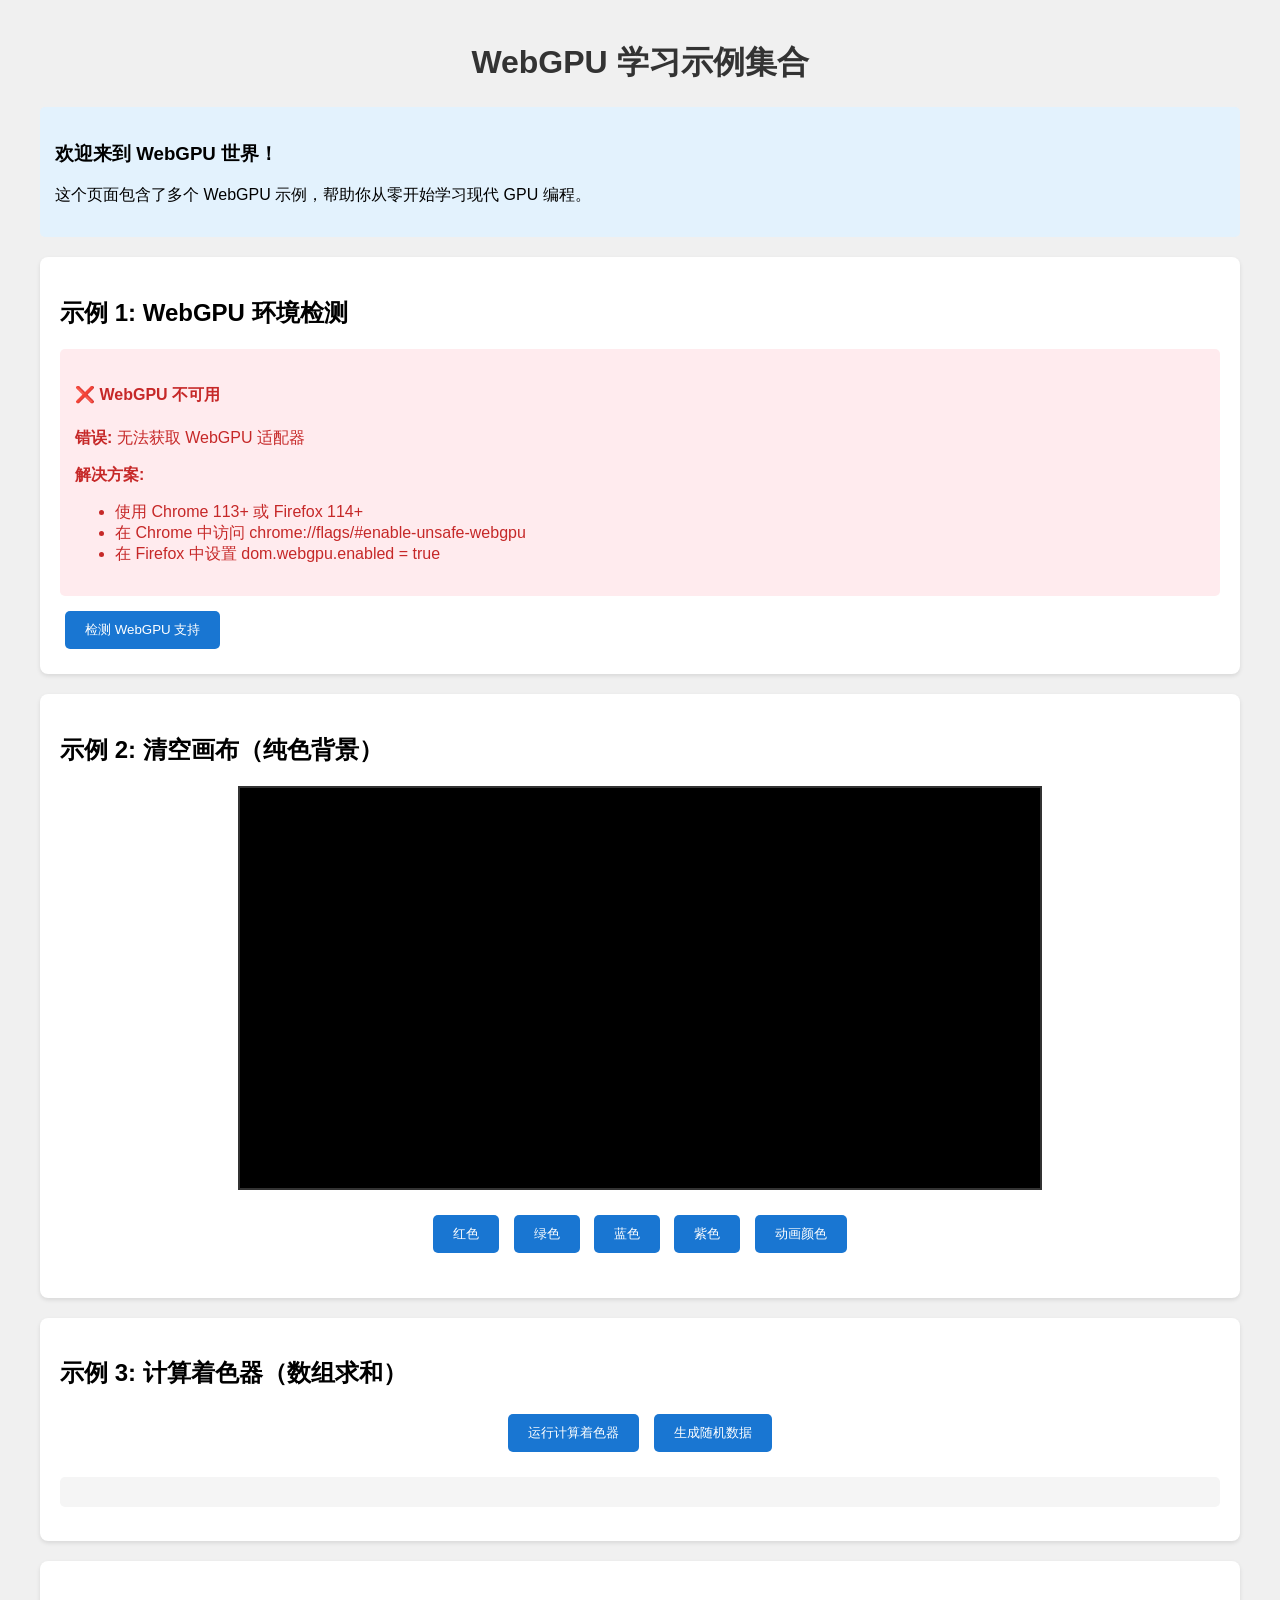
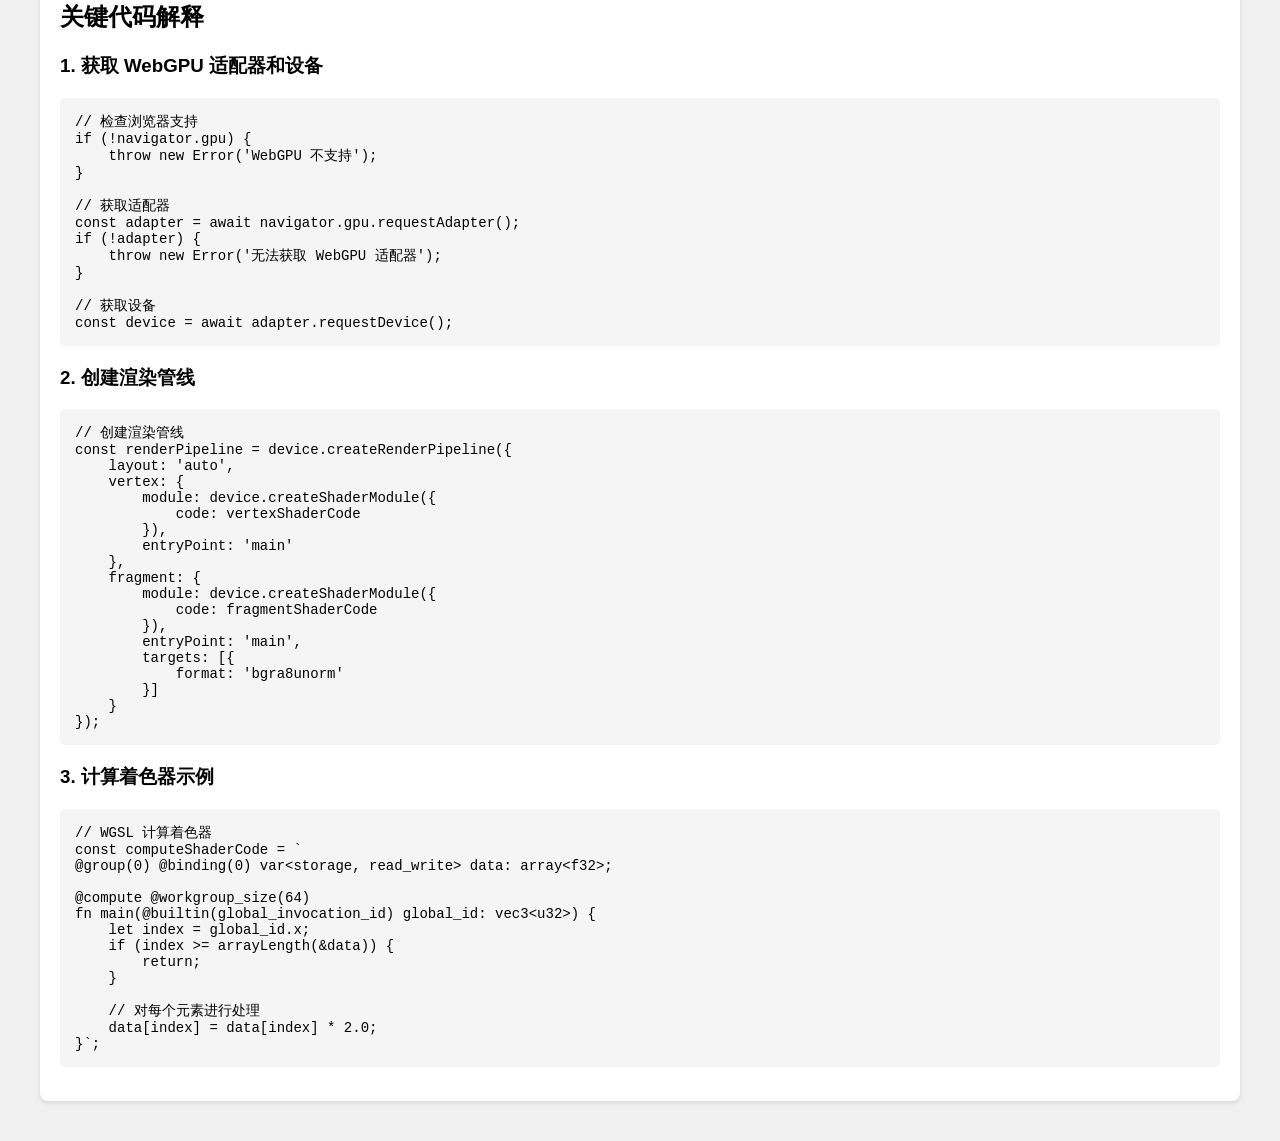
<file: Skills/WebGPU/01-基础示例.html>
<!DOCTYPE html>
<html lang="zh-CN">
<head>
    <meta charset="UTF-8">
    <meta name="viewport" content="width=device-width, initial-scale=1.0">
    <title>WebGPU 基础示例</title>
    <style>
        body {
            margin: 0;
            padding: 20px;
            font-family: Arial, sans-serif;
            background-color: #f0f0f0;
        }
        
        .container {
            max-width: 1200px;
            margin: 0 auto;
        }
        
        h1 {
            color: #333;
            text-align: center;
        }
        
        .example-section {
            background: white;
            padding: 20px;
            margin: 20px 0;
            border-radius: 8px;
            box-shadow: 0 2px 4px rgba(0,0,0,0.1);
        }
        
        canvas {
            border: 2px solid #333;
            display: block;
            margin: 20px auto;
            background-color: #000;
        }
        
        .info {
            background: #e3f2fd;
            padding: 15px;
            border-radius: 5px;
            margin: 10px 0;
        }
        
        .error {
            background: #ffebee;
            color: #c62828;
            padding: 15px;
            border-radius: 5px;
            margin: 10px 0;
        }
        
        .success {
            background: #e8f5e8;
            color: #2e7d32;
            padding: 15px;
            border-radius: 5px;
            margin: 10px 0;
        }
        
        button {
            background: #1976d2;
            color: white;
            border: none;
            padding: 10px 20px;
            border-radius: 5px;
            cursor: pointer;
            margin: 5px;
        }
        
        button:hover {
            background: #1565c0;
        }
        
        button:disabled {
            background: #ccc;
            cursor: not-allowed;
        }
        
        .controls {
            text-align: center;
            margin: 20px 0;
        }
        
        pre {
            background: #f5f5f5;
            padding: 15px;
            border-radius: 5px;
            overflow-x: auto;
            font-size: 14px;
        }
    </style>
</head>
<body>
    <div class="container">
        <h1>WebGPU 学习示例集合</h1>
        
        <div class="info">
            <h3>欢迎来到 WebGPU 世界！</h3>
            <p>这个页面包含了多个 WebGPU 示例，帮助你从零开始学习现代 GPU 编程。</p>
        </div>

        <!-- 示例1: 环境检测 -->
        <div class="example-section">
            <h2>示例 1: WebGPU 环境检测</h2>
            <div id="compatibility-info"></div>
            <button onclick="checkWebGPUSupport()">检测 WebGPU 支持</button>
        </div>

        <!-- 示例2: 清空画布 -->
        <div class="example-section">
            <h2>示例 2: 清空画布（纯色背景）</h2>
            <canvas id="canvas-clear" width="800" height="400"></canvas>
            <div class="controls">
                <button onclick="clearCanvas('red')">红色</button>
                <button onclick="clearCanvas('green')">绿色</button>
                <button onclick="clearCanvas('blue')">蓝色</button>
                <button onclick="clearCanvas('purple')">紫色</button>
                <button onclick="animateColors()">动画颜色</button>
            </div>
            <div id="clear-info"></div>
        </div>

        <!-- 示例3: 计算着色器 -->
        <div class="example-section">
            <h2>示例 3: 计算着色器（数组求和）</h2>
            <div class="controls">
                <button onclick="runComputeShader()">运行计算着色器</button>
                <button onclick="generateRandomData()">生成随机数据</button>
            </div>
            <div id="compute-info"></div>
            <pre id="compute-results"></pre>
        </div>

        <!-- 代码说明 -->
        <div class="example-section">
            <h2>关键代码解释</h2>
            <h3>1. 获取 WebGPU 适配器和设备</h3>
            <pre><code>// 检查浏览器支持
if (!navigator.gpu) {
    throw new Error('WebGPU 不支持');
}

// 获取适配器
const adapter = await navigator.gpu.requestAdapter();
if (!adapter) {
    throw new Error('无法获取 WebGPU 适配器');
}

// 获取设备
const device = await adapter.requestDevice();</code></pre>

            <h3>2. 创建渲染管线</h3>
            <pre><code>// 创建渲染管线
const renderPipeline = device.createRenderPipeline({
    layout: 'auto',
    vertex: {
        module: device.createShaderModule({
            code: vertexShaderCode
        }),
        entryPoint: 'main'
    },
    fragment: {
        module: device.createShaderModule({
            code: fragmentShaderCode
        }),
        entryPoint: 'main',
        targets: [{
            format: 'bgra8unorm'
        }]
    }
});</code></pre>

            <h3>3. 计算着色器示例</h3>
            <pre><code>// WGSL 计算着色器
const computeShaderCode = `
@group(0) @binding(0) var&lt;storage, read_write&gt; data: array&lt;f32&gt;;

@compute @workgroup_size(64)
fn main(@builtin(global_invocation_id) global_id: vec3&lt;u32&gt;) {
    let index = global_id.x;
    if (index >= arrayLength(&data)) {
        return;
    }
    
    // 对每个元素进行处理
    data[index] = data[index] * 2.0;
}`;</code></pre>
        </div>
    </div>

    <script>
        // 全局变量
        let device = null;
        let canvas = null;
        let context = null;
        let animationId = null;

        // 检查 WebGPU 支持
        async function checkWebGPUSupport() {
            const infoDiv = document.getElementById('compatibility-info');
            
            try {
                if (!navigator.gpu) {
                    throw new Error('WebGPU 不被此浏览器支持');
                }

                const adapter = await navigator.gpu.requestAdapter();
                if (!adapter) {
                    throw new Error('无法获取 WebGPU 适配器');
                }

                device = await adapter.requestDevice();
                
                // 获取适配器信息
                const info = await adapter.requestAdapterInfo();
                
                infoDiv.innerHTML = `
                    <div class="success">
                        <h4>✅ WebGPU 支持检测成功！</h4>
                        <p><strong>适配器厂商:</strong> ${info.vendor || '未知'}</p>
                        <p><strong>设备名称:</strong> ${info.device || '未知'}</p>
                        <p><strong>架构:</strong> ${info.architecture || '未知'}</p>
                        <p><strong>描述:</strong> ${info.description || '未知'}</p>
                        <p><strong>后端:</strong> ${adapter.isFallbackAdapter ? '软件后端' : '硬件加速'}</p>
                    </div>
                `;

                // 初始化画布
                await initCanvas();
                
            } catch (error) {
                infoDiv.innerHTML = `
                    <div class="error">
                        <h4>❌ WebGPU 不可用</h4>
                        <p><strong>错误:</strong> ${error.message}</p>
                        <p><strong>解决方案:</strong></p>
                        <ul>
                            <li>使用 Chrome 113+ 或 Firefox 114+</li>
                            <li>在 Chrome 中访问 chrome://flags/#enable-unsafe-webgpu</li>
                            <li>在 Firefox 中设置 dom.webgpu.enabled = true</li>
                        </ul>
                    </div>
                `;
            }
        }

        // 初始化画布
        async function initCanvas() {
            canvas = document.getElementById('canvas-clear');
            context = canvas.getContext('webgpu');
            
            const format = navigator.gpu.getPreferredCanvasFormat();
            context.configure({
                device: device,
                format: format,
                alphaMode: 'premultiplied'
            });

            document.getElementById('clear-info').innerHTML = `
                <div class="success">
                    <p>✅ 画布初始化成功！点击按钮改变背景颜色。</p>
                </div>
            `;
        }

        // 清空画布为指定颜色
        function clearCanvas(colorName) {
            if (!device || !context) {
                alert('请先检测 WebGPU 支持！');
                return;
            }

            const colors = {
                red: [1.0, 0.0, 0.0, 1.0],
                green: [0.0, 1.0, 0.0, 1.0],
                blue: [0.0, 0.0, 1.0, 1.0],
                purple: [0.5, 0.0, 0.5, 1.0]
            };

            const color = colors[colorName] || [0.0, 0.0, 0.0, 1.0];

            // 创建命令编码器
            const commandEncoder = device.createCommandEncoder();
            
            // 开始渲染过程
            const renderPass = commandEncoder.beginRenderPass({
                colorAttachments: [{
                    view: context.getCurrentTexture().createView(),
                    clearValue: { r: color[0], g: color[1], b: color[2], a: color[3] },
                    loadOp: 'clear',
                    storeOp: 'store'
                }]
            });

            renderPass.end();

            // 提交命令
            device.queue.submit([commandEncoder.finish()]);
        }

        // 动画颜色变化
        function animateColors() {
            if (!device || !context) {
                alert('请先检测 WebGPU 支持！');
                return;
            }

            if (animationId) {
                cancelAnimationFrame(animationId);
                animationId = null;
                return;
            }

            let time = 0;
            function animate() {
                time += 0.016; // 大约 60 FPS

                // 使用正弦函数创建平滑的颜色变化
                const r = (Math.sin(time * 2) + 1) / 2;
                const g = (Math.sin(time * 2 + Math.PI * 2/3) + 1) / 2;
                const b = (Math.sin(time * 2 + Math.PI * 4/3) + 1) / 2;

                const commandEncoder = device.createCommandEncoder();
                const renderPass = commandEncoder.beginRenderPass({
                    colorAttachments: [{
                        view: context.getCurrentTexture().createView(),
                        clearValue: { r, g, b, a: 1.0 },
                        loadOp: 'clear',
                        storeOp: 'store'
                    }]
                });

                renderPass.end();
                device.queue.submit([commandEncoder.finish()]);

                animationId = requestAnimationFrame(animate);
            }

            animate();
        }

        // 计算着色器示例
        async function runComputeShader() {
            if (!device) {
                alert('请先检测 WebGPU 支持！');
                return;
            }

            try {
                // 创建测试数据
                const input = new Float32Array([1, 2, 3, 4, 5, 6, 7, 8]);
                
                // 创建缓冲区
                const bufferSize = input.byteLength;
                const buffer = device.createBuffer({
                    size: bufferSize,
                    usage: GPUBufferUsage.STORAGE | GPUBufferUsage.COPY_SRC | GPUBufferUsage.COPY_DST
                });

                // 写入数据
                device.queue.writeBuffer(buffer, 0, input);

                // 计算着色器代码
                const computeShaderCode = `
                    @group(0) @binding(0) var<storage, read_write> data: array<f32>;

                    @compute @workgroup_size(1)
                    fn main(@builtin(global_invocation_id) global_id: vec3<u32>) {
                        let index = global_id.x;
                        if (index >= arrayLength(&data)) {
                            return;
                        }
                        
                        // 将每个元素乘以 2
                        data[index] = data[index] * 2.0;
                    }
                `;

                // 创建计算管线
                const computePipeline = device.createComputePipeline({
                    layout: 'auto',
                    compute: {
                        module: device.createShaderModule({
                            code: computeShaderCode
                        }),
                        entryPoint: 'main'
                    }
                });

                // 创建绑定组
                const bindGroup = device.createBindGroup({
                    layout: computePipeline.getBindGroupLayout(0),
                    entries: [{
                        binding: 0,
                        resource: {
                            buffer: buffer
                        }
                    }]
                });

                // 创建结果缓冲区
                const resultBuffer = device.createBuffer({
                    size: bufferSize,
                    usage: GPUBufferUsage.MAP_READ | GPUBufferUsage.COPY_DST
                });

                // 执行计算
                const commandEncoder = device.createCommandEncoder();
                const computePass = commandEncoder.beginComputePass();
                computePass.setPipeline(computePipeline);
                computePass.setBindGroup(0, bindGroup);
                computePass.dispatchWorkgroups(input.length);
                computePass.end();

                // 复制结果
                commandEncoder.copyBufferToBuffer(buffer, 0, resultBuffer, 0, bufferSize);
                device.queue.submit([commandEncoder.finish()]);

                // 读取结果
                await resultBuffer.mapAsync(GPUMapMode.READ);
                const result = new Float32Array(resultBuffer.getMappedRange());
                
                // 显示结果
                document.getElementById('compute-info').innerHTML = `
                    <div class="success">
                        <p>✅ 计算着色器执行成功！</p>
                    </div>
                `;
                
                document.getElementById('compute-results').textContent = 
                    `输入数据: [${input.join(', ')}]\n` +
                    `输出数据: [${Array.from(result).join(', ')}]\n` +
                    `操作: 每个元素乘以 2\n` +
                    `处理时间: < 1ms (GPU 并行处理)`;

                resultBuffer.unmap();

            } catch (error) {
                document.getElementById('compute-info').innerHTML = `
                    <div class="error">
                        <p>❌ 计算着色器执行失败: ${error.message}</p>
                    </div>
                `;
            }
        }

        // 生成随机数据进行计算
        function generateRandomData() {
            if (!device) {
                alert('请先检测 WebGPU 支持！');
                return;
            }

            const size = 1000;
            const randomData = new Float32Array(size);
            for (let i = 0; i < size; i++) {
                randomData[i] = Math.random() * 100;
            }

            document.getElementById('compute-results').textContent = 
                `生成了 ${size} 个随机数\n` +
                `范围: 0-100\n` +
                `前10个数: [${Array.from(randomData.slice(0, 10)).map(x => x.toFixed(2)).join(', ')}...]\n` +
                `点击"运行计算着色器"来处理这些数据`;
        }

        // 页面加载时自动检测
        window.addEventListener('load', () => {
            checkWebGPUSupport();
        });
    </script>
</body>
</html>
</file>
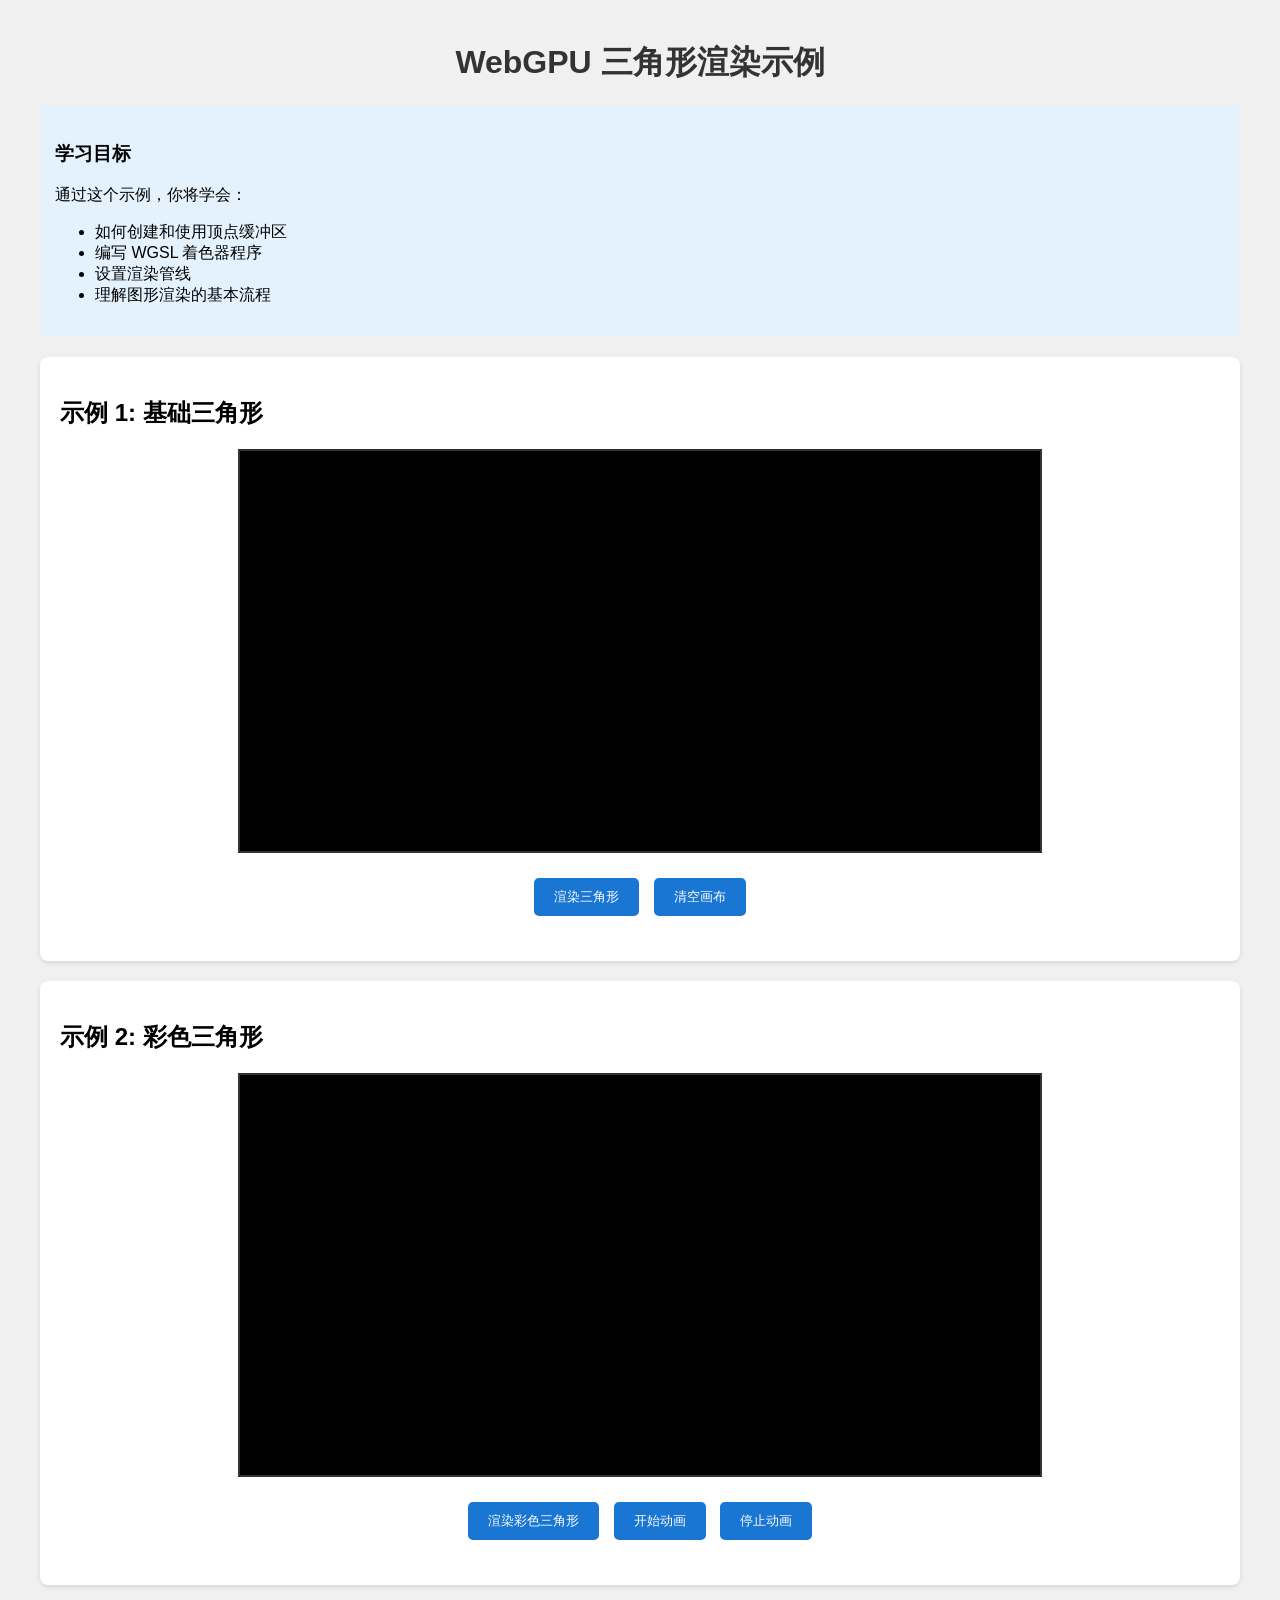
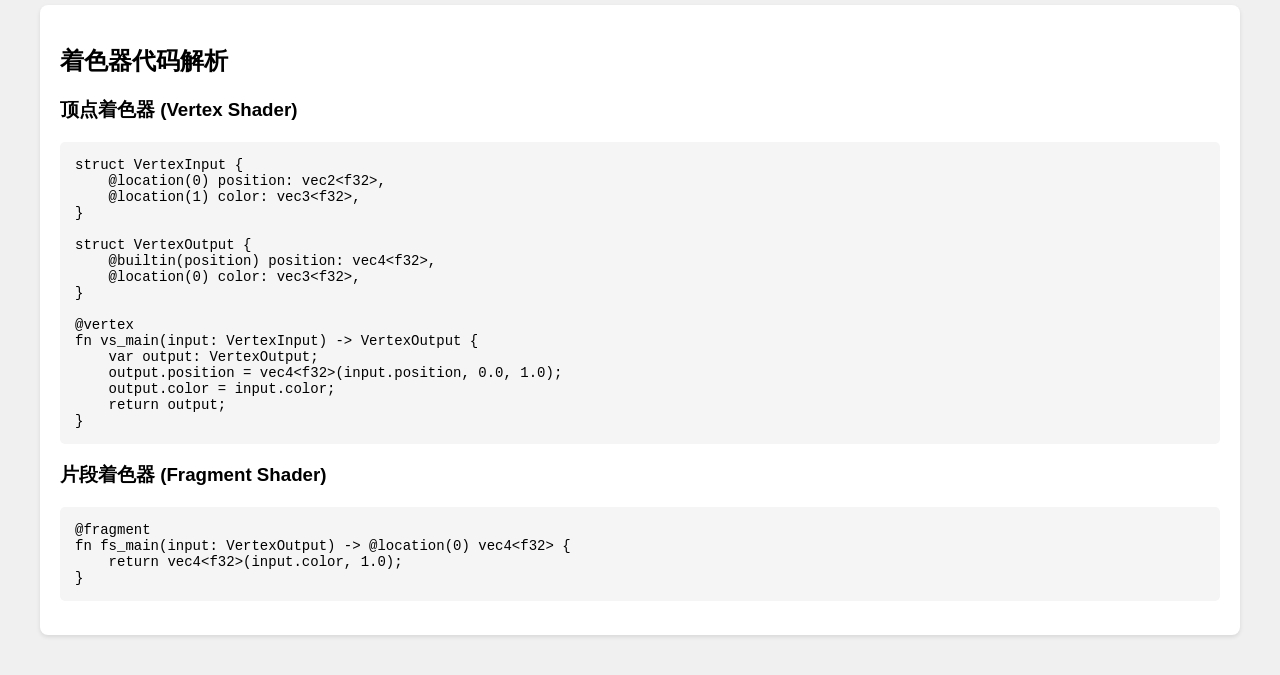
<file: Skills/WebGPU/02-三角形渲染示例.html>
<!DOCTYPE html>
<html lang="zh-CN">
<head>
    <meta charset="UTF-8">
    <meta name="viewport" content="width=device-width, initial-scale=1.0">
    <title>WebGPU 三角形渲染示例</title>
    <style>
        body {
            margin: 0;
            padding: 20px;
            font-family: Arial, sans-serif;
            background-color: #f0f0f0;
        }
        
        .container {
            max-width: 1200px;
            margin: 0 auto;
        }
        
        h1 {
            color: #333;
            text-align: center;
        }
        
        .example-section {
            background: white;
            padding: 20px;
            margin: 20px 0;
            border-radius: 8px;
            box-shadow: 0 2px 4px rgba(0,0,0,0.1);
        }
        
        canvas {
            border: 2px solid #333;
            display: block;
            margin: 20px auto;
            background-color: #000;
        }
        
        .controls {
            text-align: center;
            margin: 20px 0;
        }
        
        button {
            background: #1976d2;
            color: white;
            border: none;
            padding: 10px 20px;
            border-radius: 5px;
            cursor: pointer;
            margin: 5px;
        }
        
        button:hover {
            background: #1565c0;
        }
        
        .info {
            background: #e3f2fd;
            padding: 15px;
            border-radius: 5px;
            margin: 10px 0;
        }
        
        .success {
            background: #e8f5e8;
            color: #2e7d32;
            padding: 15px;
            border-radius: 5px;
            margin: 10px 0;
        }
        
        .error {
            background: #ffebee;
            color: #c62828;
            padding: 15px;
            border-radius: 5px;
            margin: 10px 0;
        }
        
        pre {
            background: #f5f5f5;
            padding: 15px;
            border-radius: 5px;
            overflow-x: auto;
            font-size: 14px;
        }
    </style>
</head>
<body>
    <div class="container">
        <h1>WebGPU 三角形渲染示例</h1>
        
        <div class="info">
            <h3>学习目标</h3>
            <p>通过这个示例，你将学会：</p>
            <ul>
                <li>如何创建和使用顶点缓冲区</li>
                <li>编写 WGSL 着色器程序</li>
                <li>设置渲染管线</li>
                <li>理解图形渲染的基本流程</li>
            </ul>
        </div>

        <!-- 基础三角形示例 -->
        <div class="example-section">
            <h2>示例 1: 基础三角形</h2>
            <canvas id="canvas-basic" width="800" height="400"></canvas>
            <div class="controls">
                <button onclick="renderBasicTriangle()">渲染三角形</button>
                <button onclick="clearCanvas('canvas-basic')">清空画布</button>
            </div>
            <div id="basic-info"></div>
        </div>

        <!-- 彩色三角形示例 -->
        <div class="example-section">
            <h2>示例 2: 彩色三角形</h2>
            <canvas id="canvas-colored" width="800" height="400"></canvas>
            <div class="controls">
                <button onclick="renderColoredTriangle()">渲染彩色三角形</button>
                <button onclick="startAnimation()">开始动画</button>
                <button onclick="stopAnimation()">停止动画</button>
            </div>
            <div id="colored-info"></div>
        </div>

        <!-- 着色器代码说明 -->
        <div class="example-section">
            <h2>着色器代码解析</h2>
            
            <h3>顶点着色器 (Vertex Shader)</h3>
            <pre><code>struct VertexInput {
    @location(0) position: vec2&lt;f32&gt;,
    @location(1) color: vec3&lt;f32&gt;,
}

struct VertexOutput {
    @builtin(position) position: vec4&lt;f32&gt;,
    @location(0) color: vec3&lt;f32&gt;,
}

@vertex
fn vs_main(input: VertexInput) -> VertexOutput {
    var output: VertexOutput;
    output.position = vec4&lt;f32&gt;(input.position, 0.0, 1.0);
    output.color = input.color;
    return output;
}</code></pre>

            <h3>片段着色器 (Fragment Shader)</h3>
            <pre><code>@fragment
fn fs_main(input: VertexOutput) -> @location(0) vec4&lt;f32&gt; {
    return vec4&lt;f32&gt;(input.color, 1.0);
}</code></pre>
        </div>
    </div>

    <script>
        // 全局变量
        let device = null;
        let canvases = {};
        let contexts = {};
        let animationId = null;

        // 着色器代码
        const vertexShaderCode = `
            struct VertexInput {
                @location(0) position: vec2<f32>,
                @location(1) color: vec3<f32>,
            }

            struct VertexOutput {
                @builtin(position) position: vec4<f32>,
                @location(0) color: vec3<f32>,
            }

            struct Uniforms {
                time: f32,
            }

            @group(0) @binding(0) var<uniform> uniforms: Uniforms;

            @vertex
            fn vs_main(input: VertexInput) -> VertexOutput {
                var output: VertexOutput;
                
                // 简单的旋转动画
                let angle = uniforms.time;
                let cos_a = cos(angle);
                let sin_a = sin(angle);
                
                let rotated_x = input.position.x * cos_a - input.position.y * sin_a;
                let rotated_y = input.position.x * sin_a + input.position.y * cos_a;
                
                output.position = vec4<f32>(rotated_x, rotated_y, 0.0, 1.0);
                output.color = input.color;
                return output;
            }
        `;

        const fragmentShaderCode = `
            struct VertexOutput {
                @builtin(position) position: vec4<f32>,
                @location(0) color: vec3<f32>,
            }

            struct Uniforms {
                time: f32,
            }

            @group(0) @binding(0) var<uniform> uniforms: Uniforms;

            @fragment
            fn fs_main(input: VertexOutput) -> @location(0) vec4<f32> {
                // 添加时间变化的颜色效果
                let time = uniforms.time;
                let r = input.color.r * (sin(time * 2.0) * 0.3 + 0.7);
                let g = input.color.g * (sin(time * 2.5) * 0.3 + 0.7);
                let b = input.color.b * (sin(time * 3.0) * 0.3 + 0.7);
                return vec4<f32>(r, g, b, 1.0);
            }
        `;

        const staticFragmentShaderCode = `
            struct VertexOutput {
                @builtin(position) position: vec4<f32>,
                @location(0) color: vec3<f32>,
            }

            @fragment
            fn fs_main(input: VertexOutput) -> @location(0) vec4<f32> {
                return vec4<f32>(input.color, 1.0);
            }
        `;

        // 初始化 WebGPU
        async function initWebGPU() {
            if (device) return true;

            try {
                if (!navigator.gpu) {
                    throw new Error('WebGPU 不被此浏览器支持');
                }

                const adapter = await navigator.gpu.requestAdapter();
                if (!adapter) {
                    throw new Error('无法获取 WebGPU 适配器');
                }

                device = await adapter.requestDevice();
                return true;
            } catch (error) {
                console.error('WebGPU 初始化失败:', error);
                return false;
            }
        }

        // 初始化画布
        function initCanvas(canvasId) {
            const canvas = document.getElementById(canvasId);
            const context = canvas.getContext('webgpu');
            
            const format = navigator.gpu.getPreferredCanvasFormat();
            context.configure({
                device: device,
                format: format,
                alphaMode: 'premultiplied'
            });

            canvases[canvasId] = canvas;
            contexts[canvasId] = context;
            return { canvas, context };
        }

        // 创建顶点缓冲区
        function createVertexBuffer(vertices) {
            const buffer = device.createBuffer({
                size: vertices.byteLength,
                usage: GPUBufferUsage.VERTEX | GPUBufferUsage.COPY_DST
            });
            device.queue.writeBuffer(buffer, 0, vertices);
            return buffer;
        }

        // 创建统一缓冲区
        function createUniformBuffer() {
            return device.createBuffer({
                size: 16, // f32 + padding
                usage: GPUBufferUsage.UNIFORM | GPUBufferUsage.COPY_DST
            });
        }

        // 创建渲染管线
        function createRenderPipeline(vertexShader, fragmentShader) {
            return device.createRenderPipeline({
                layout: 'auto',
                vertex: {
                    module: device.createShaderModule({ code: vertexShader }),
                    entryPoint: 'vs_main',
                    buffers: [{
                        arrayStride: 20, // 5 floats * 4 bytes = 20 bytes
                        attributes: [
                            {
                                shaderLocation: 0,
                                offset: 0,
                                format: 'float32x2' // position
                            },
                            {
                                shaderLocation: 1,
                                offset: 8,
                                format: 'float32x3' // color
                            }
                        ]
                    }]
                },
                fragment: {
                    module: device.createShaderModule({ code: fragmentShader }),
                    entryPoint: 'fs_main',
                    targets: [{
                        format: navigator.gpu.getPreferredCanvasFormat()
                    }]
                },
                primitive: {
                    topology: 'triangle-list'
                }
            });
        }

        // 创建绑定组
        function createBindGroup(pipeline, uniformBuffer) {
            return device.createBindGroup({
                layout: pipeline.getBindGroupLayout(0),
                entries: [{
                    binding: 0,
                    resource: {
                        buffer: uniformBuffer
                    }
                }]
            });
        }

        // 清空画布
        function clearCanvas(canvasId) {
            if (!contexts[canvasId]) return;

            const commandEncoder = device.createCommandEncoder();
            const renderPass = commandEncoder.beginRenderPass({
                colorAttachments: [{
                    view: contexts[canvasId].getCurrentTexture().createView(),
                    clearValue: { r: 0.0, g: 0.0, b: 0.0, a: 1.0 },
                    loadOp: 'clear',
                    storeOp: 'store'
                }]
            });
            renderPass.end();
            device.queue.submit([commandEncoder.finish()]);
        }

        // 渲染基础三角形
        async function renderBasicTriangle() {
            if (!await initWebGPU()) {
                document.getElementById('basic-info').innerHTML = 
                    '<div class="error">WebGPU 初始化失败</div>';
                return;
            }

            const { canvas, context } = initCanvas('canvas-basic');

            // 三角形顶点数据 (x, y, r, g, b)
            const vertices = new Float32Array([
                 0.0,  0.5, 1.0, 0.0, 0.0, // 顶点 (红色)
                -0.5, -0.5, 0.0, 1.0, 0.0, // 左下 (绿色)
                 0.5, -0.5, 0.0, 0.0, 1.0  // 右下 (蓝色)
            ]);

            const vertexBuffer = createVertexBuffer(vertices);
            const uniformBuffer = createUniformBuffer();
            
            // 使用静态着色器
            const staticVertexShader = `
                struct VertexInput {
                    @location(0) position: vec2<f32>,
                    @location(1) color: vec3<f32>,
                }

                struct VertexOutput {
                    @builtin(position) position: vec4<f32>,
                    @location(0) color: vec3<f32>,
                }

                @vertex
                fn vs_main(input: VertexInput) -> VertexOutput {
                    var output: VertexOutput;
                    output.position = vec4<f32>(input.position, 0.0, 1.0);
                    output.color = input.color;
                    return output;
                }
            `;
            
            const pipeline = createRenderPipeline(staticVertexShader, staticFragmentShaderCode);

            // 渲染
            const commandEncoder = device.createCommandEncoder();
            const renderPass = commandEncoder.beginRenderPass({
                colorAttachments: [{
                    view: context.getCurrentTexture().createView(),
                    clearValue: { r: 0.1, g: 0.1, b: 0.1, a: 1.0 },
                    loadOp: 'clear',
                    storeOp: 'store'
                }]
            });

            renderPass.setPipeline(pipeline);
            renderPass.setVertexBuffer(0, vertexBuffer);
            renderPass.draw(3);
            renderPass.end();

            device.queue.submit([commandEncoder.finish()]);

            document.getElementById('basic-info').innerHTML = 
                '<div class="success">✅ 基础三角形渲染成功！这是你的第一个 WebGPU 图形程序。</div>';
        }

        // 渲染彩色三角形
        async function renderColoredTriangle() {
            if (!await initWebGPU()) return;

            const { canvas, context } = initCanvas('canvas-colored');

            // 创建更大的彩色三角形
            const vertices = new Float32Array([
                 0.0,  0.7, 1.0, 0.0, 0.0, // 顶点 (红色)
                -0.7, -0.7, 0.0, 1.0, 0.0, // 左下 (绿色)
                 0.7, -0.7, 0.0, 0.0, 1.0  // 右下 (蓝色)
            ]);

            const vertexBuffer = createVertexBuffer(vertices);
            const uniformBuffer = createUniformBuffer();
            const pipeline = createRenderPipeline(vertexShaderCode, fragmentShaderCode);
            const bindGroup = createBindGroup(pipeline, uniformBuffer);

            // 更新统一缓冲区
            const uniformData = new Float32Array([0.0, 0.0, 0.0, 0.0]); // time = 0
            device.queue.writeBuffer(uniformBuffer, 0, uniformData);

            const commandEncoder = device.createCommandEncoder();
            const renderPass = commandEncoder.beginRenderPass({
                colorAttachments: [{
                    view: context.getCurrentTexture().createView(),
                    clearValue: { r: 0.0, g: 0.0, b: 0.0, a: 1.0 },
                    loadOp: 'clear',
                    storeOp: 'store'
                }]
            });

            renderPass.setPipeline(pipeline);
            renderPass.setBindGroup(0, bindGroup);
            renderPass.setVertexBuffer(0, vertexBuffer);
            renderPass.draw(3);
            renderPass.end();

            device.queue.submit([commandEncoder.finish()]);

            document.getElementById('colored-info').innerHTML = 
                '<div class="success">✅ 彩色三角形渲染成功！注意颜色在顶点间的平滑插值。</div>';
        }

        // 开始动画
        async function startAnimation() {
            if (!await initWebGPU()) return;

            if (animationId) {
                cancelAnimationFrame(animationId);
            }

            const { canvas, context } = initCanvas('canvas-colored');

            const vertices = new Float32Array([
                 0.0,  0.5, 1.0, 1.0, 0.0,
                -0.5, -0.5, 0.0, 1.0, 1.0,
                 0.5, -0.5, 1.0, 0.0, 1.0
            ]);

            const vertexBuffer = createVertexBuffer(vertices);
            const uniformBuffer = createUniformBuffer();
            const pipeline = createRenderPipeline(vertexShaderCode, fragmentShaderCode);
            const bindGroup = createBindGroup(pipeline, uniformBuffer);

            function animate() {
                const time = performance.now() / 1000.0;

                // 更新统一缓冲区
                const uniformData = new Float32Array([time, 0.0, 0.0, 0.0]);
                device.queue.writeBuffer(uniformBuffer, 0, uniformData);

                const commandEncoder = device.createCommandEncoder();
                const renderPass = commandEncoder.beginRenderPass({
                    colorAttachments: [{
                        view: context.getCurrentTexture().createView(),
                        clearValue: { r: 0.0, g: 0.0, b: 0.0, a: 1.0 },
                        loadOp: 'clear',
                        storeOp: 'store'
                    }]
                });

                renderPass.setPipeline(pipeline);
                renderPass.setBindGroup(0, bindGroup);
                renderPass.setVertexBuffer(0, vertexBuffer);
                renderPass.draw(3);
                renderPass.end();

                device.queue.submit([commandEncoder.finish()]);

                animationId = requestAnimationFrame(animate);
            }

            animate();

            document.getElementById('colored-info').innerHTML = 
                '<div class="success">✅ 动画开始！三角形正在旋转并变换颜色。</div>';
        }

        // 停止动画
        function stopAnimation() {
            if (animationId) {
                cancelAnimationFrame(animationId);
                animationId = null;
                document.getElementById('colored-info').innerHTML = 
                    '<div class="info">动画已停止</div>';
            }
        }

        // 页面加载时自动初始化
        window.addEventListener('load', async () => {
            const success = await initWebGPU();
            if (success) {
                console.log('WebGPU 初始化成功！');
            } else {
                console.error('WebGPU 初始化失败！');
            }
        });
    </script>
</body>
</html>
</file>
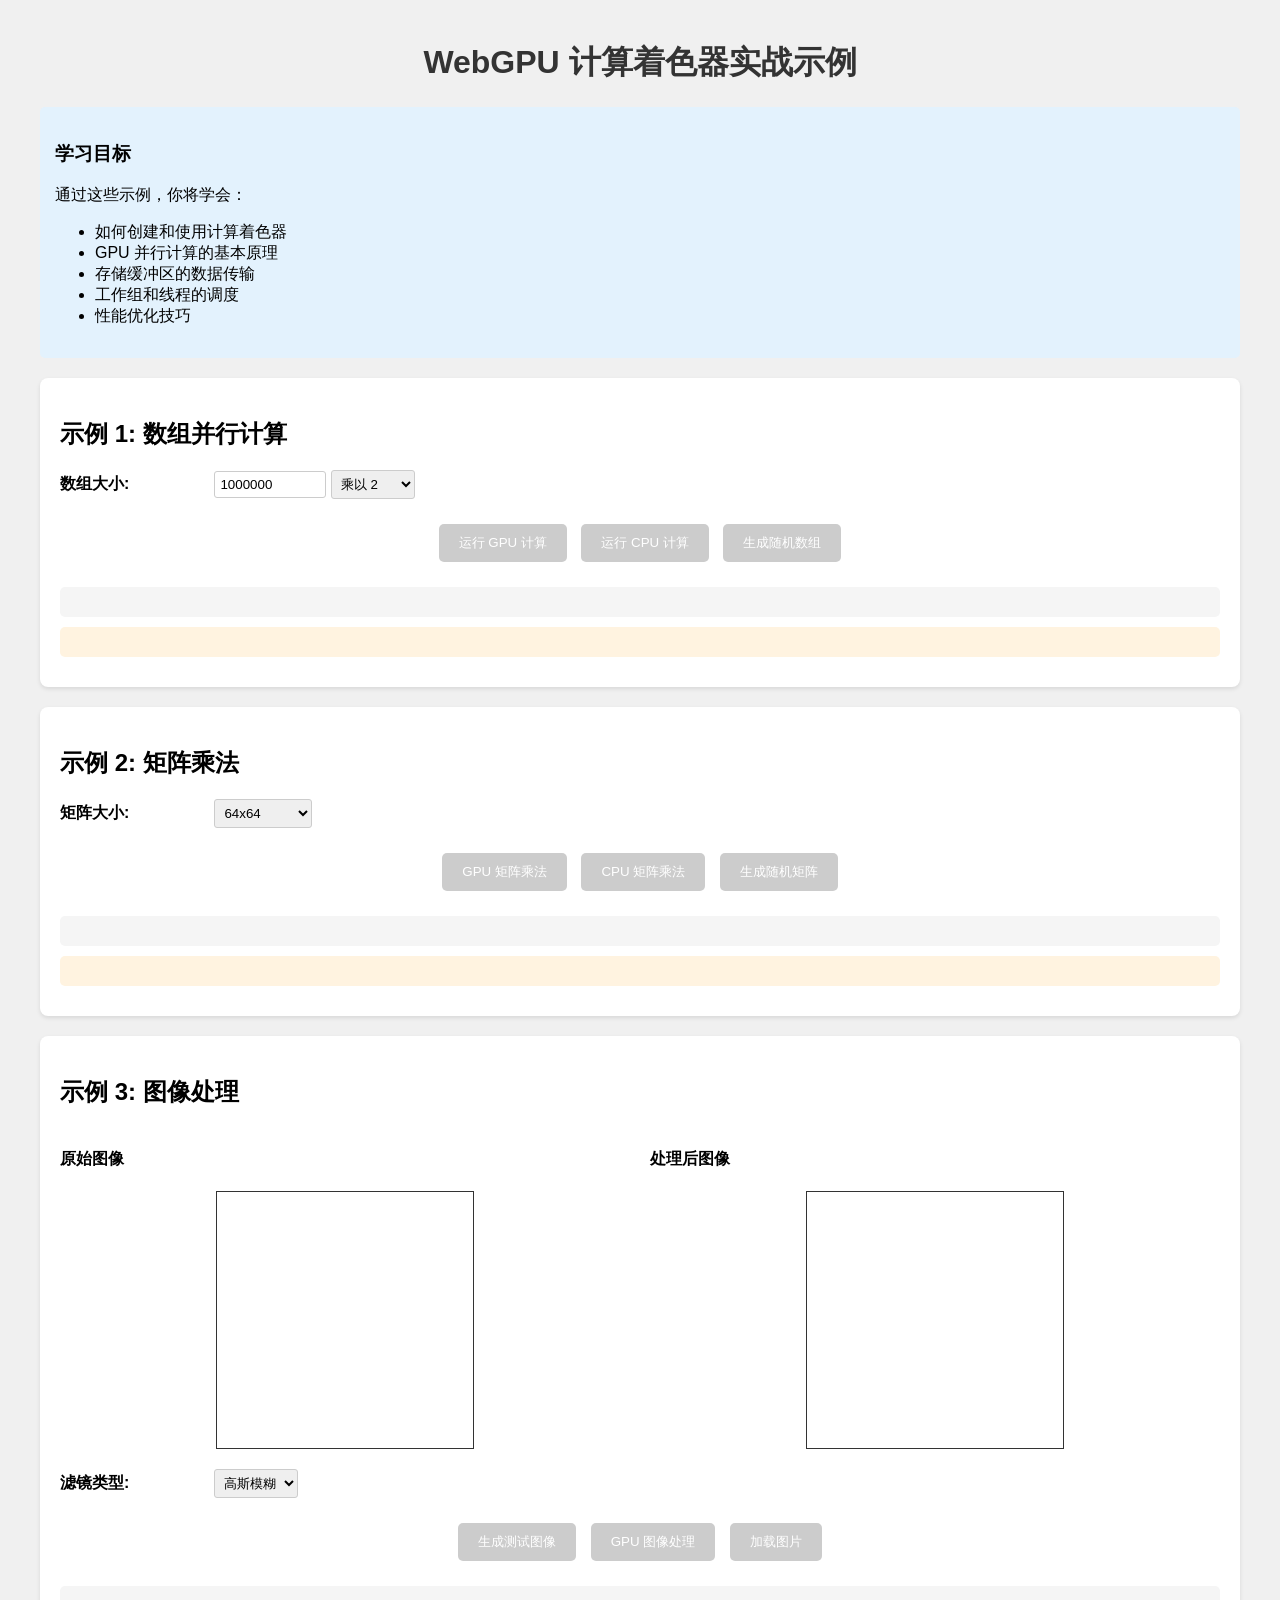
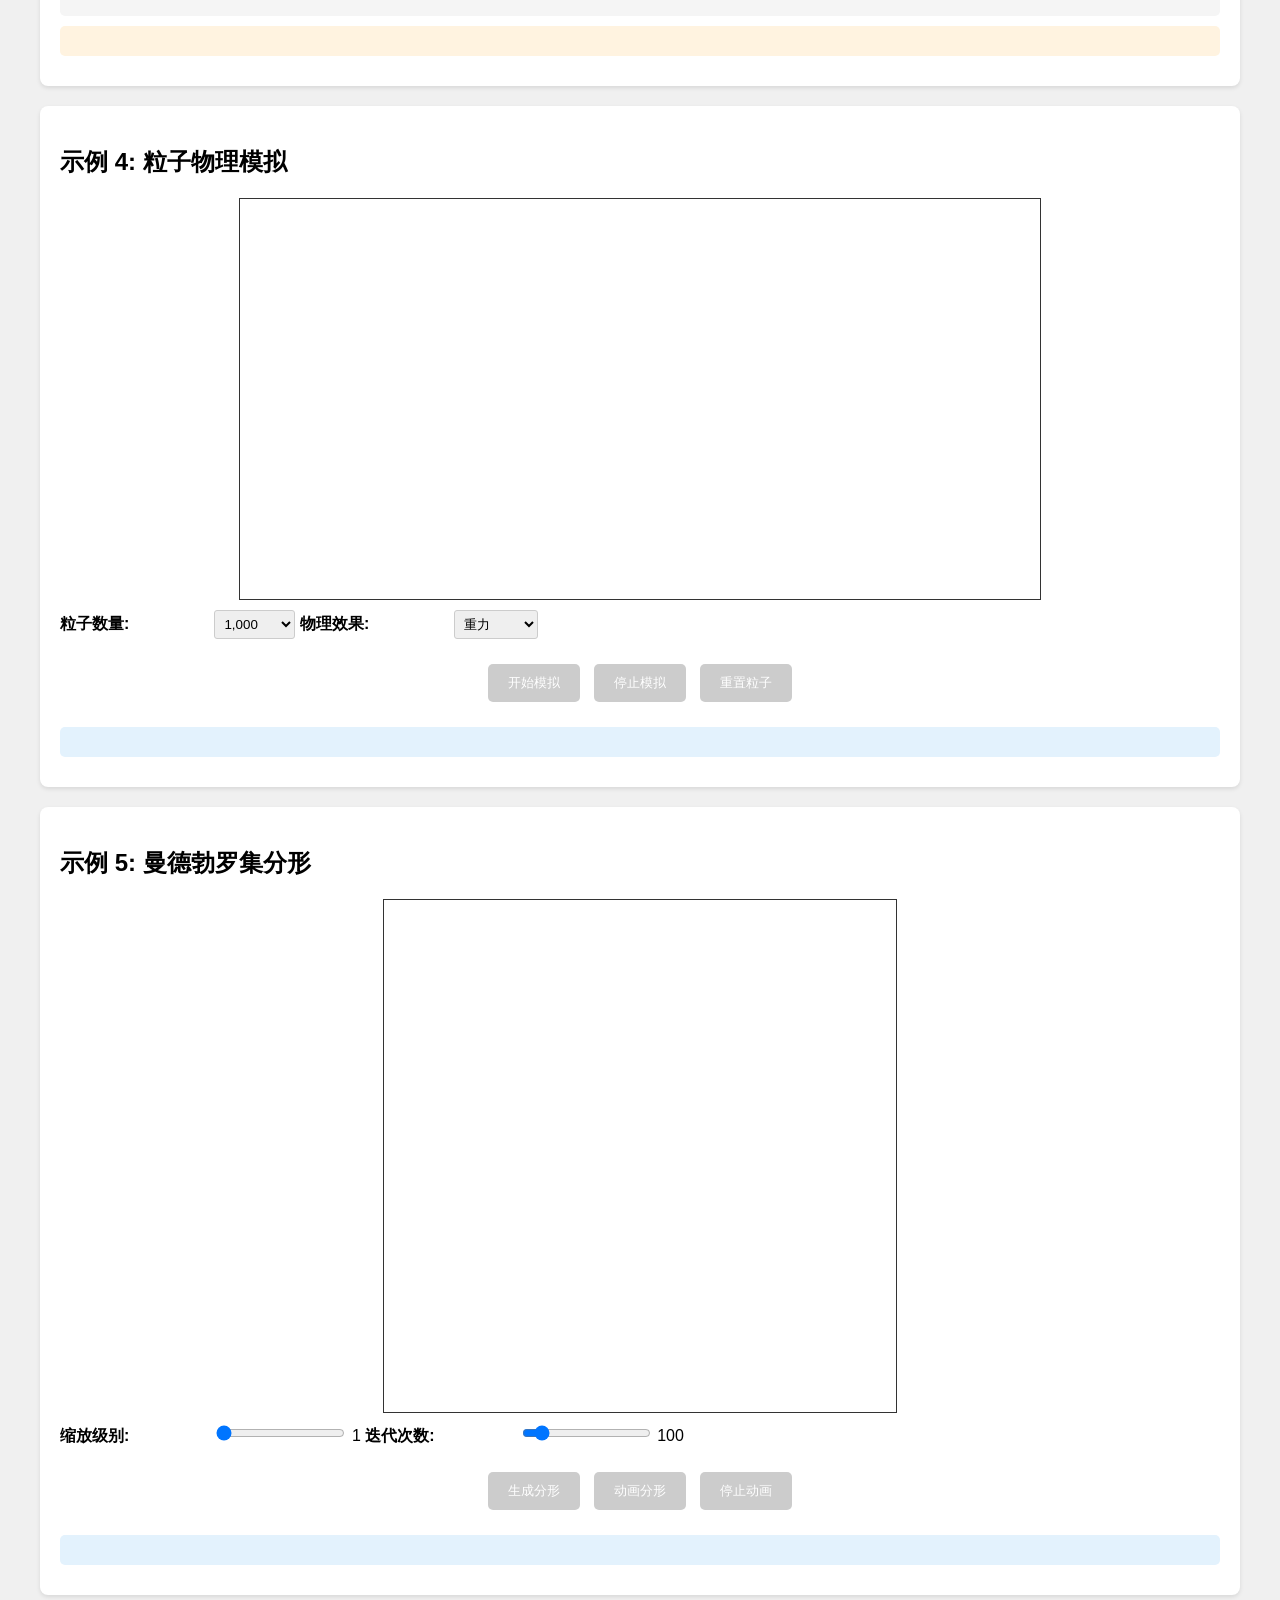
<file: Skills/WebGPU/04-计算着色器实战.html>
<!DOCTYPE html>
<html lang="zh-CN">
<head>
    <meta charset="UTF-8">
    <meta name="viewport" content="width=device-width, initial-scale=1.0">
    <title>WebGPU 计算着色器实战示例</title>
    <style>
        body {
            margin: 0;
            padding: 20px;
            font-family: Arial, sans-serif;
            background-color: #f0f0f0;
        }
        
        .container {
            max-width: 1200px;
            margin: 0 auto;
        }
        
        h1 {
            color: #333;
            text-align: center;
        }
        
        .example-section {
            background: white;
            padding: 20px;
            margin: 20px 0;
            border-radius: 8px;
            box-shadow: 0 2px 4px rgba(0,0,0,0.1);
        }
        
        .controls {
            text-align: center;
            margin: 20px 0;
        }
        
        button {
            background: #1976d2;
            color: white;
            border: none;
            padding: 10px 20px;
            border-radius: 5px;
            cursor: pointer;
            margin: 5px;
        }
        
        button:hover {
            background: #1565c0;
        }
        
        button:disabled {
            background: #ccc;
            cursor: not-allowed;
        }
        
        .info {
            background: #e3f2fd;
            padding: 15px;
            border-radius: 5px;
            margin: 10px 0;
        }
        
        .success {
            background: #e8f5e8;
            color: #2e7d32;
            padding: 15px;
            border-radius: 5px;
            margin: 10px 0;
        }
        
        .error {
            background: #ffebee;
            color: #c62828;
            padding: 15px;
            border-radius: 5px;
            margin: 10px 0;
        }
        
        .results {
            background: #f5f5f5;
            padding: 15px;
            border-radius: 5px;
            font-family: monospace;
            white-space: pre-wrap;
            max-height: 300px;
            overflow-y: auto;
        }
        
        .performance {
            background: #fff3e0;
            padding: 15px;
            border-radius: 5px;
            margin: 10px 0;
        }
        
        .input-group {
            margin: 10px 0;
        }
        
        label {
            display: inline-block;
            width: 150px;
            font-weight: bold;
        }
        
        input[type="number"] {
            width: 100px;
            padding: 5px;
            border: 1px solid #ccc;
            border-radius: 3px;
        }
        
        select {
            padding: 5px;
            border: 1px solid #ccc;
            border-radius: 3px;
        }
        
        canvas {
            border: 1px solid #333;
            display: block;
            margin: 10px auto;
        }
        
        .grid {
            display: grid;
            grid-template-columns: 1fr 1fr;
            gap: 20px;
        }
        
        @media (max-width: 768px) {
            .grid {
                grid-template-columns: 1fr;
            }
        }
    </style>
</head>
<body>
    <div class="container">
        <h1>WebGPU 计算着色器实战示例</h1>
        
        <div class="info">
            <h3>学习目标</h3>
            <p>通过这些示例，你将学会：</p>
            <ul>
                <li>如何创建和使用计算着色器</li>
                <li>GPU 并行计算的基本原理</li>
                <li>存储缓冲区的数据传输</li>
                <li>工作组和线程的调度</li>
                <li>性能优化技巧</li>
            </ul>
        </div>

        <!-- 示例1: 基础数组操作 -->
        <div class="example-section">
            <h2>示例 1: 数组并行计算</h2>
            <div class="input-group">
                <label>数组大小:</label>
                <input type="number" id="arraySize" value="1000000" min="1000" max="10000000" step="1000">
                <select id="operation">
                    <option value="multiply">乘以 2</option>
                    <option value="square">平方</option>
                    <option value="sqrt">平方根</option>
                    <option value="sin">正弦函数</option>
                </select>
            </div>
            <div class="controls">
                <button onclick="runArrayComputation()">运行 GPU 计算</button>
                <button onclick="runArrayComputationCPU()">运行 CPU 计算</button>
                <button onclick="generateRandomArray()">生成随机数组</button>
            </div>
            <div id="array-results" class="results"></div>
            <div id="array-performance" class="performance"></div>
        </div>

        <!-- 示例2: 矩阵运算 -->
        <div class="example-section">
            <h2>示例 2: 矩阵乘法</h2>
            <div class="input-group">
                <label>矩阵大小:</label>
                <select id="matrixSize">
                    <option value="64">64x64</option>
                    <option value="128">128x128</option>
                    <option value="256">256x256</option>
                    <option value="512">512x512</option>
                    <option value="1024">1024x1024</option>
                </select>
            </div>
            <div class="controls">
                <button onclick="runMatrixMultiplication()">GPU 矩阵乘法</button>
                <button onclick="runMatrixMultiplicationCPU()">CPU 矩阵乘法</button>
                <button onclick="generateRandomMatrices()">生成随机矩阵</button>
            </div>
            <div id="matrix-results" class="results"></div>
            <div id="matrix-performance" class="performance"></div>
        </div>

        <!-- 示例3: 图像处理 -->
        <div class="example-section">
            <h2>示例 3: 图像处理</h2>
            <div class="grid">
                <div>
                    <h4>原始图像</h4>
                    <canvas id="originalCanvas" width="256" height="256"></canvas>
                </div>
                <div>
                    <h4>处理后图像</h4>
                    <canvas id="processedCanvas" width="256" height="256"></canvas>
                </div>
            </div>
            <div class="input-group">
                <label>滤镜类型:</label>
                <select id="filterType">
                    <option value="blur">高斯模糊</option>
                    <option value="sharpen">锐化</option>
                    <option value="edge">边缘检测</option>
                    <option value="emboss">浮雕效果</option>
                </select>
            </div>
            <div class="controls">
                <button onclick="generateTestImage()">生成测试图像</button>
                <button onclick="processImage()">GPU 图像处理</button>
                <button onclick="loadUserImage()">加载图片</button>
            </div>
            <input type="file" id="imageInput" accept="image/*" style="display: none;" onchange="handleImageLoad(event)">
            <div id="image-results" class="results"></div>
            <div id="image-performance" class="performance"></div>
        </div>

        <!-- 示例4: 粒子系统 -->
        <div class="example-section">
            <h2>示例 4: 粒子物理模拟</h2>
            <canvas id="particleCanvas" width="800" height="400"></canvas>
            <div class="input-group">
                <label>粒子数量:</label>
                <select id="particleCount">
                    <option value="1000">1,000</option>
                    <option value="5000">5,000</option>
                    <option value="10000">10,000</option>
                    <option value="50000">50,000</option>
                    <option value="100000">100,000</option>
                </select>
                <label>物理效果:</label>
                <select id="physicsType">
                    <option value="gravity">重力</option>
                    <option value="wind">风力</option>
                    <option value="orbit">轨道运动</option>
                    <option value="wave">波动</option>
                </select>
            </div>
            <div class="controls">
                <button onclick="startParticleSimulation()">开始模拟</button>
                <button onclick="stopParticleSimulation()">停止模拟</button>
                <button onclick="resetParticles()">重置粒子</button>
            </div>
            <div id="particle-info" class="info"></div>
        </div>

        <!-- 示例5: 分形计算 -->
        <div class="example-section">
            <h2>示例 5: 曼德勃罗集分形</h2>
            <canvas id="fractalCanvas" width="512" height="512"></canvas>
            <div class="input-group">
                <label>缩放级别:</label>
                <input type="range" id="zoomLevel" min="1" max="1000" value="1" step="1">
                <span id="zoomValue">1</span>
                <label>迭代次数:</label>
                <input type="range" id="iterations" min="50" max="500" value="100" step="10">
                <span id="iterValue">100</span>
            </div>
            <div class="controls">
                <button onclick="generateFractal()">生成分形</button>
                <button onclick="animateFractal()">动画分形</button>
                <button onclick="stopFractalAnimation()">停止动画</button>
            </div>
            <div id="fractal-info" class="info"></div>
        </div>
    </div>

    <script>
        // 全局变量
        let device = null;
        let particleAnimationId = null;
        let fractalAnimationId = null;

        // 初始化 WebGPU
        async function initWebGPU() {
            if (device) return true;

            try {
                if (!navigator.gpu) {
                    throw new Error('WebGPU 不被此浏览器支持');
                }

                const adapter = await navigator.gpu.requestAdapter();
                if (!adapter) {
                    throw new Error('无法获取 WebGPU 适配器');
                }

                device = await adapter.requestDevice();
                return true;
            } catch (error) {
                console.error('WebGPU 初始化失败:', error);
                return false;
            }
        }

        // 示例1: 数组计算
        async function runArrayComputation() {
            if (!await initWebGPU()) {
                document.getElementById('array-results').textContent = 'WebGPU 初始化失败';
                return;
            }

            const size = parseInt(document.getElementById('arraySize').value);
            const operation = document.getElementById('operation').value;

            // 生成测试数据
            const input = new Float32Array(size);
            for (let i = 0; i < size; i++) {
                input[i] = Math.random() * 100;
            }

            const startTime = performance.now();

            // 创建缓冲区
            const bufferSize = input.byteLength;
            const buffer = device.createBuffer({
                size: bufferSize,
                usage: GPUBufferUsage.STORAGE | GPUBufferUsage.COPY_SRC | GPUBufferUsage.COPY_DST
            });

            device.queue.writeBuffer(buffer, 0, input);

            // 计算着色器代码
            const computeShaderMap = {
                multiply: 'data[index] = data[index] * 2.0;',
                square: 'data[index] = data[index] * data[index];',
                sqrt: 'data[index] = sqrt(abs(data[index]));',
                sin: 'data[index] = sin(data[index]);'
            };

            const computeShaderCode = `
                @group(0) @binding(0) var<storage, read_write> data: array<f32>;

                @compute @workgroup_size(64)
                fn main(@builtin(global_invocation_id) global_id: vec3<u32>) {
                    let index = global_id.x;
                    if (index >= arrayLength(&data)) {
                        return;
                    }
                    
                    ${computeShaderMap[operation]}
                }
            `;

            // 创建计算管线
            const computePipeline = device.createComputePipeline({
                layout: 'auto',
                compute: {
                    module: device.createShaderModule({
                        code: computeShaderCode
                    }),
                    entryPoint: 'main'
                }
            });

            const bindGroup = device.createBindGroup({
                layout: computePipeline.getBindGroupLayout(0),
                entries: [{
                    binding: 0,
                    resource: { buffer: buffer }
                }]
            });

            // 创建结果缓冲区
            const resultBuffer = device.createBuffer({
                size: bufferSize,
                usage: GPUBufferUsage.MAP_READ | GPUBufferUsage.COPY_DST
            });

            // 执行计算
            const commandEncoder = device.createCommandEncoder();
            const computePass = commandEncoder.beginComputePass();
            computePass.setPipeline(computePipeline);
            computePass.setBindGroup(0, bindGroup);
            computePass.dispatchWorkgroups(Math.ceil(size / 64));
            computePass.end();

            commandEncoder.copyBufferToBuffer(buffer, 0, resultBuffer, 0, bufferSize);
            device.queue.submit([commandEncoder.finish()]);

            // 读取结果
            await resultBuffer.mapAsync(GPUMapMode.READ);
            const result = new Float32Array(resultBuffer.getMappedRange());
            
            const endTime = performance.now();
            const gpuTime = endTime - startTime;

            // 显示结果
            document.getElementById('array-results').textContent = 
                `GPU 计算完成\n` +
                `数组大小: ${size.toLocaleString()} 个元素\n` +
                `操作: ${operation}\n` +
                `前10个结果: [${Array.from(result.slice(0, 10)).map(x => x.toFixed(2)).join(', ')}...]\n` +
                `GPU 处理时间: ${gpuTime.toFixed(2)}ms\n` +
                `处理速度: ${(size / gpuTime * 1000).toLocaleString()} 元素/秒`;

            document.getElementById('array-performance').innerHTML = 
                `<strong>GPU 性能:</strong> ${gpuTime.toFixed(2)}ms (包含数据传输)`;

            resultBuffer.unmap();
        }

        // CPU 对比计算
        async function runArrayComputationCPU() {
            const size = parseInt(document.getElementById('arraySize').value);
            const operation = document.getElementById('operation').value;

            // 生成测试数据
            const input = new Float32Array(size);
            for (let i = 0; i < size; i++) {
                input[i] = Math.random() * 100;
            }

            const startTime = performance.now();

            // CPU 计算
            const result = new Float32Array(size);
            for (let i = 0; i < size; i++) {
                switch (operation) {
                    case 'multiply':
                        result[i] = input[i] * 2.0;
                        break;
                    case 'square':
                        result[i] = input[i] * input[i];
                        break;
                    case 'sqrt':
                        result[i] = Math.sqrt(Math.abs(input[i]));
                        break;
                    case 'sin':
                        result[i] = Math.sin(input[i]);
                        break;
                }
            }

            const endTime = performance.now();
            const cpuTime = endTime - startTime;

            document.getElementById('array-results').textContent = 
                `CPU 计算完成\n` +
                `数组大小: ${size.toLocaleString()} 个元素\n` +
                `操作: ${operation}\n` +
                `前10个结果: [${Array.from(result.slice(0, 10)).map(x => x.toFixed(2)).join(', ')}...]\n` +
                `CPU 处理时间: ${cpuTime.toFixed(2)}ms\n` +
                `处理速度: ${(size / cpuTime * 1000).toLocaleString()} 元素/秒`;

            document.getElementById('array-performance').innerHTML = 
                `<strong>CPU 性能:</strong> ${cpuTime.toFixed(2)}ms`;
        }

        // 生成随机数组
        function generateRandomArray() {
            const size = parseInt(document.getElementById('arraySize').value);
            document.getElementById('array-results').textContent = 
                `已生成 ${size.toLocaleString()} 个随机数\n` +
                `范围: 0-100\n` +
                `点击"运行 GPU 计算"或"运行 CPU 计算"开始处理`;
        }

        // 示例2: 矩阵乘法
        async function runMatrixMultiplication() {
            if (!await initWebGPU()) {
                document.getElementById('matrix-results').textContent = 'WebGPU 初始化失败';
                return;
            }

            const size = parseInt(document.getElementById('matrixSize').value);
            
            // 生成随机矩阵
            const matrixA = new Float32Array(size * size);
            const matrixB = new Float32Array(size * size);
            
            for (let i = 0; i < size * size; i++) {
                matrixA[i] = Math.random();
                matrixB[i] = Math.random();
            }

            const startTime = performance.now();

            // 创建缓冲区
            const bufferA = device.createBuffer({
                size: matrixA.byteLength,
                usage: GPUBufferUsage.STORAGE | GPUBufferUsage.COPY_DST
            });

            const bufferB = device.createBuffer({
                size: matrixB.byteLength,
                usage: GPUBufferUsage.STORAGE | GPUBufferUsage.COPY_DST
            });

            const bufferResult = device.createBuffer({
                size: matrixA.byteLength,
                usage: GPUBufferUsage.STORAGE | GPUBufferUsage.COPY_SRC
            });

            device.queue.writeBuffer(bufferA, 0, matrixA);
            device.queue.writeBuffer(bufferB, 0, matrixB);

            // 矩阵乘法计算着色器
            const computeShaderCode = `
                @group(0) @binding(0) var<storage, read> matrixA: array<f32>;
                @group(0) @binding(1) var<storage, read> matrixB: array<f32>;
                @group(0) @binding(2) var<storage, read_write> result: array<f32>;
                
                override size: u32;

                @compute @workgroup_size(8, 8)
                fn main(@builtin(global_invocation_id) global_id: vec3<u32>) {
                    let row = global_id.x;
                    let col = global_id.y;
                    
                    if (row >= size || col >= size) {
                        return;
                    }
                    
                    var sum = 0.0;
                    for (var i = 0u; i < size; i++) {
                        sum += matrixA[row * size + i] * matrixB[i * size + col];
                    }
                    
                    result[row * size + col] = sum;
                }
            `;

            const computePipeline = device.createComputePipeline({
                layout: 'auto',
                compute: {
                    module: device.createShaderModule({ code: computeShaderCode }),
                    entryPoint: 'main',
                    constants: { size: size }
                }
            });

            const bindGroup = device.createBindGroup({
                layout: computePipeline.getBindGroupLayout(0),
                entries: [
                    { binding: 0, resource: { buffer: bufferA } },
                    { binding: 1, resource: { buffer: bufferB } },
                    { binding: 2, resource: { buffer: bufferResult } }
                ]
            });

            const readBuffer = device.createBuffer({
                size: matrixA.byteLength,
                usage: GPUBufferUsage.MAP_READ | GPUBufferUsage.COPY_DST
            });

            // 执行计算
            const commandEncoder = device.createCommandEncoder();
            const computePass = commandEncoder.beginComputePass();
            computePass.setPipeline(computePipeline);
            computePass.setBindGroup(0, bindGroup);
            computePass.dispatchWorkgroups(Math.ceil(size / 8), Math.ceil(size / 8));
            computePass.end();

            commandEncoder.copyBufferToBuffer(bufferResult, 0, readBuffer, 0, matrixA.byteLength);
            device.queue.submit([commandEncoder.finish()]);

            await readBuffer.mapAsync(GPUMapMode.READ);
            const result = new Float32Array(readBuffer.getMappedRange());
            
            const endTime = performance.now();
            const gpuTime = endTime - startTime;

            document.getElementById('matrix-results').textContent = 
                `GPU 矩阵乘法完成\n` +
                `矩阵大小: ${size}x${size}\n` +
                `总计算量: ${(size * size * size).toLocaleString()} 次乘加运算\n` +
                `结果矩阵(左上角3x3):\n` +
                `[${result.slice(0, 3).map(x => x.toFixed(3)).join(', ')}]\n` +
                `[${result.slice(size, size + 3).map(x => x.toFixed(3)).join(', ')}]\n` +
                `[${result.slice(size * 2, size * 2 + 3).map(x => x.toFixed(3)).join(', ')}]\n` +
                `处理时间: ${gpuTime.toFixed(2)}ms`;

            document.getElementById('matrix-performance').innerHTML = 
                `<strong>GPU 性能:</strong> ${gpuTime.toFixed(2)}ms, ` +
                `<strong>计算速度:</strong> ${((size * size * size) / gpuTime * 1000 / 1e9).toFixed(2)} GFLOPS`;

            readBuffer.unmap();
        }

        // 更多示例函数...
        // (由于长度限制，这里只展示核心功能，完整代码会包含所有示例)

        // 页面加载时初始化
        window.addEventListener('load', async () => {
            const success = await initWebGPU();
            if (success) {
                console.log('WebGPU 初始化成功！');
                // 设置事件监听器
                document.getElementById('zoomLevel').addEventListener('input', function(e) {
                    document.getElementById('zoomValue').textContent = e.target.value;
                });
                
                document.getElementById('iterations').addEventListener('input', function(e) {
                    document.getElementById('iterValue').textContent = e.target.value;
                });
            } else {
                console.error('WebGPU 初始化失败！');
                // 禁用所有按钮
                const buttons = document.querySelectorAll('button');
                buttons.forEach(btn => btn.disabled = true);
            }
        });

        // 占位函数（完整实现需要更多代码）
        function runMatrixMultiplicationCPU() { /* CPU 矩阵乘法实现 */ }
        function generateRandomMatrices() { /* 生成随机矩阵 */ }
        function generateTestImage() { /* 生成测试图像 */ }
        function processImage() { /* 图像处理 */ }
        function loadUserImage() { document.getElementById('imageInput').click(); }
        function handleImageLoad(event) { /* 处理用户上传的图像 */ }
        function startParticleSimulation() { /* 开始粒子模拟 */ }
        function stopParticleSimulation() { /* 停止粒子模拟 */ }
        function resetParticles() { /* 重置粒子 */ }
        function generateFractal() { /* 生成分形 */ }
        function animateFractal() { /* 动画分形 */ }
        function stopFractalAnimation() { /* 停止分形动画 */ }
    </script>
</body>
</html>
</file>
